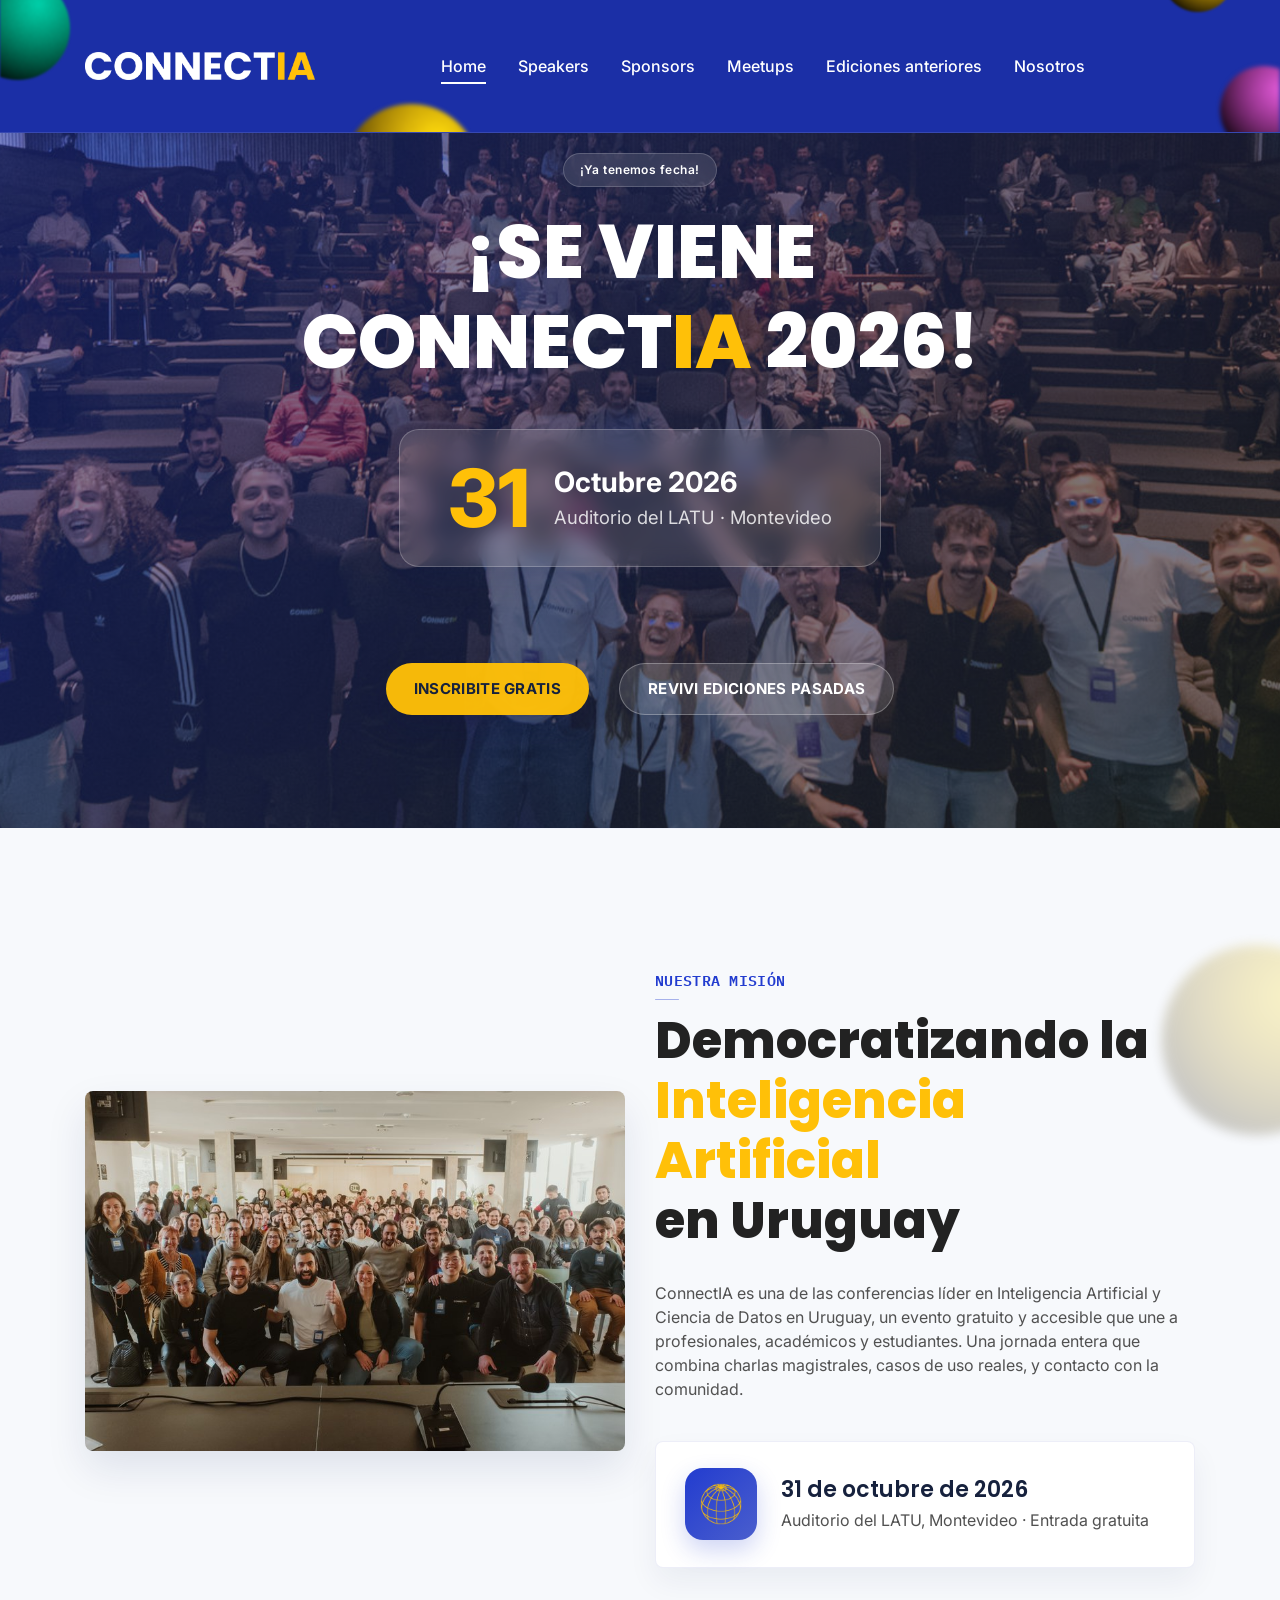
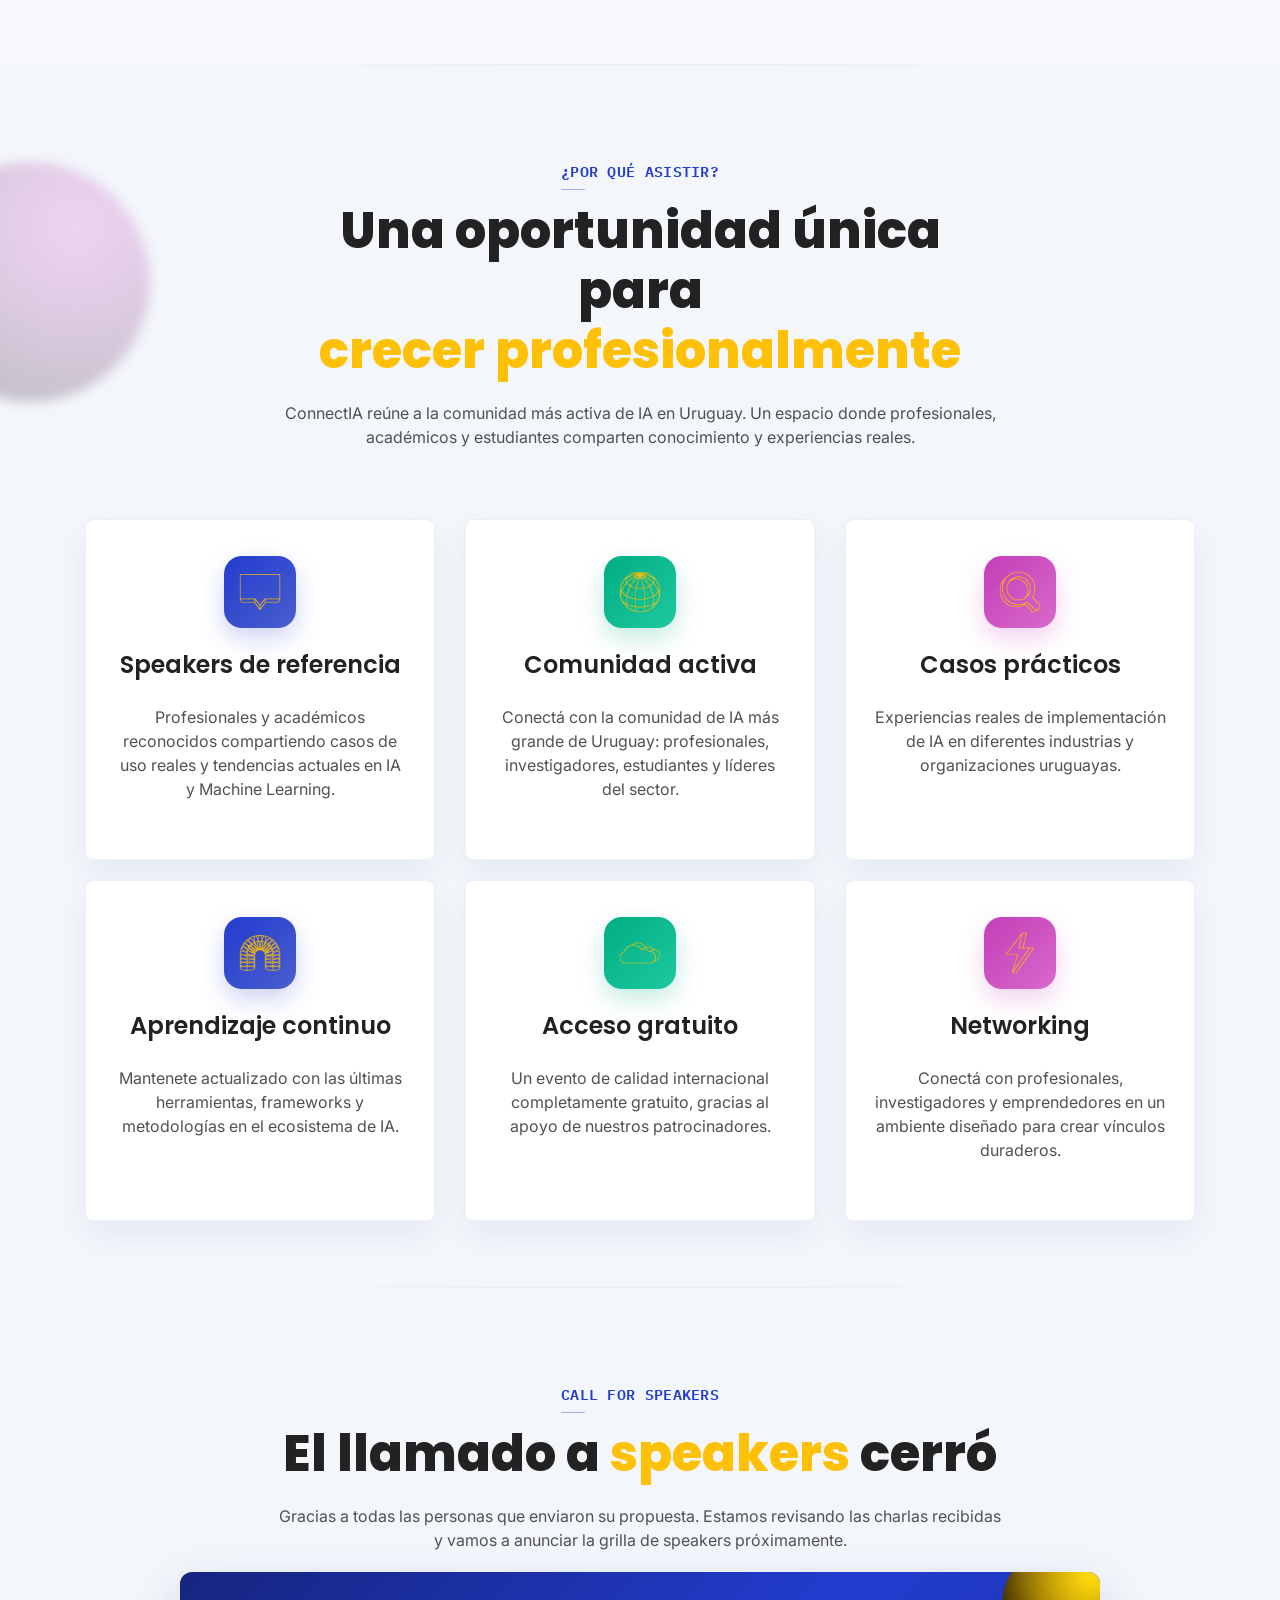
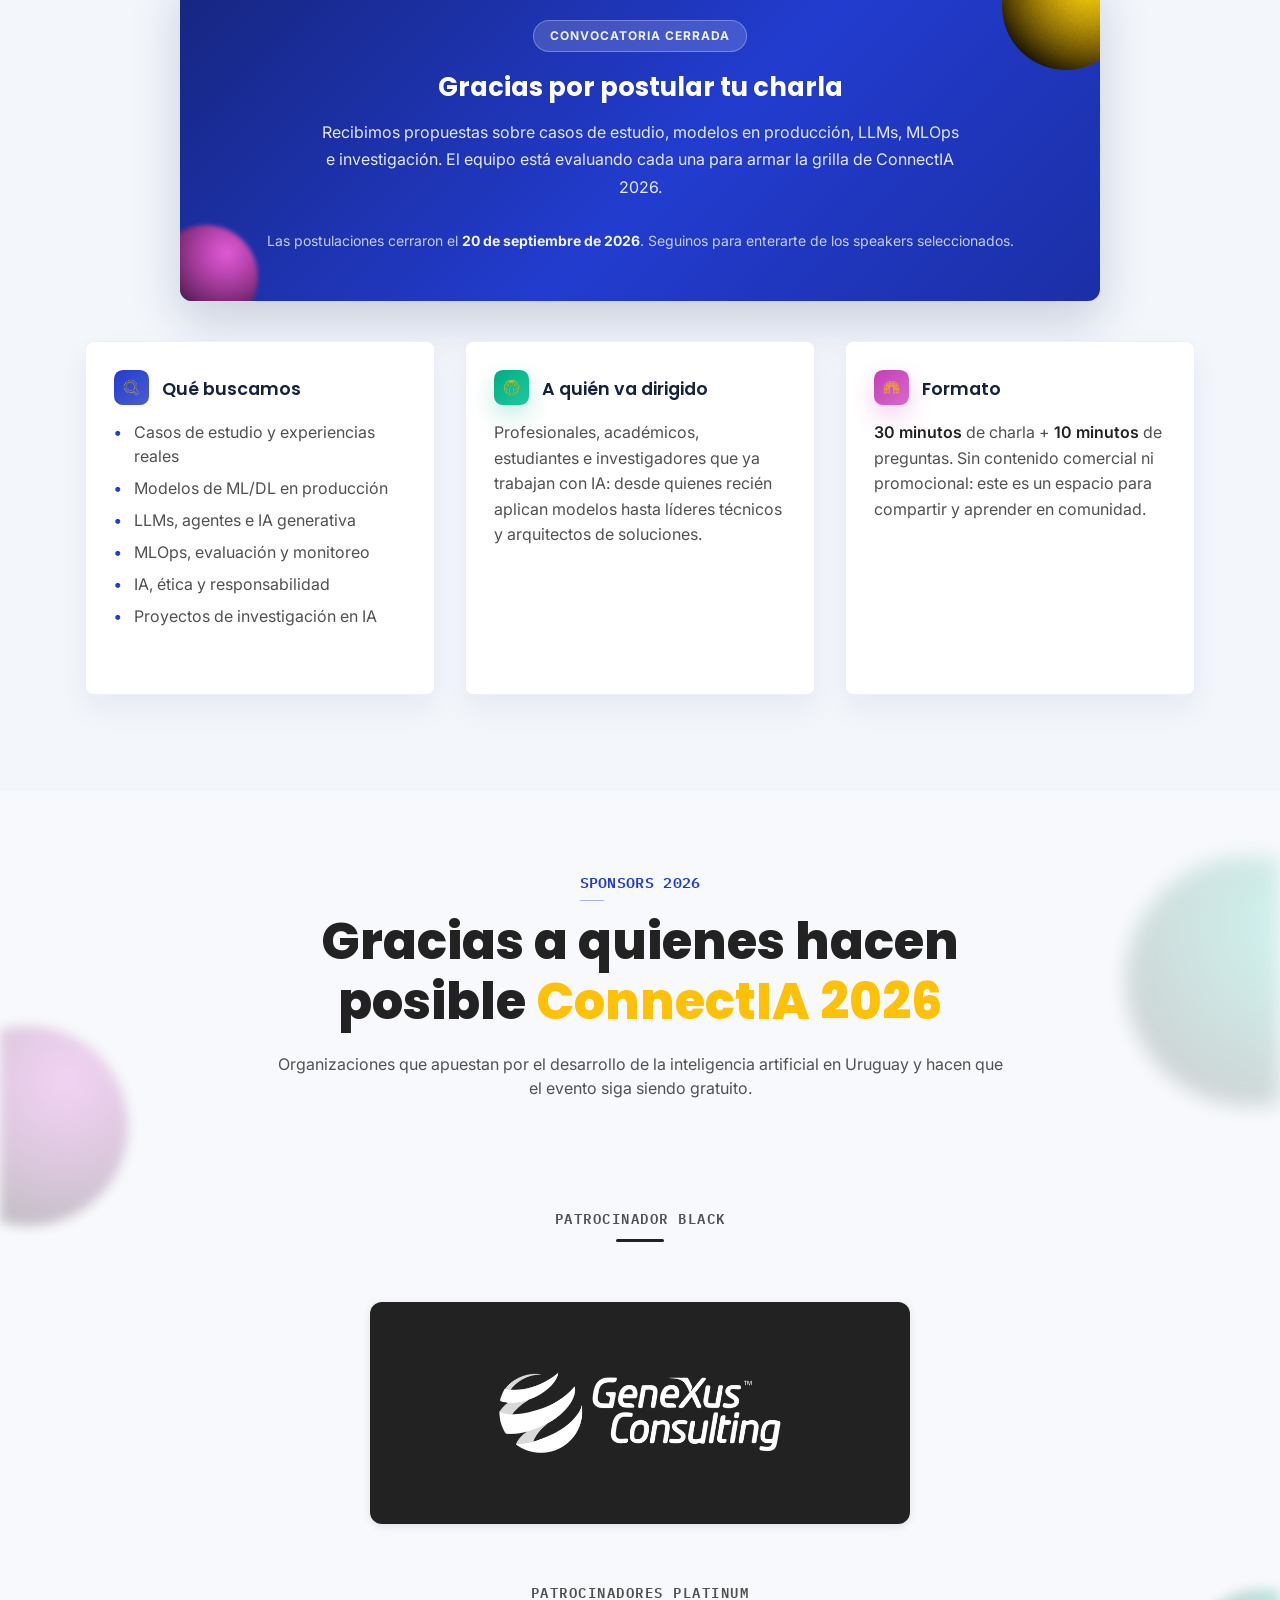
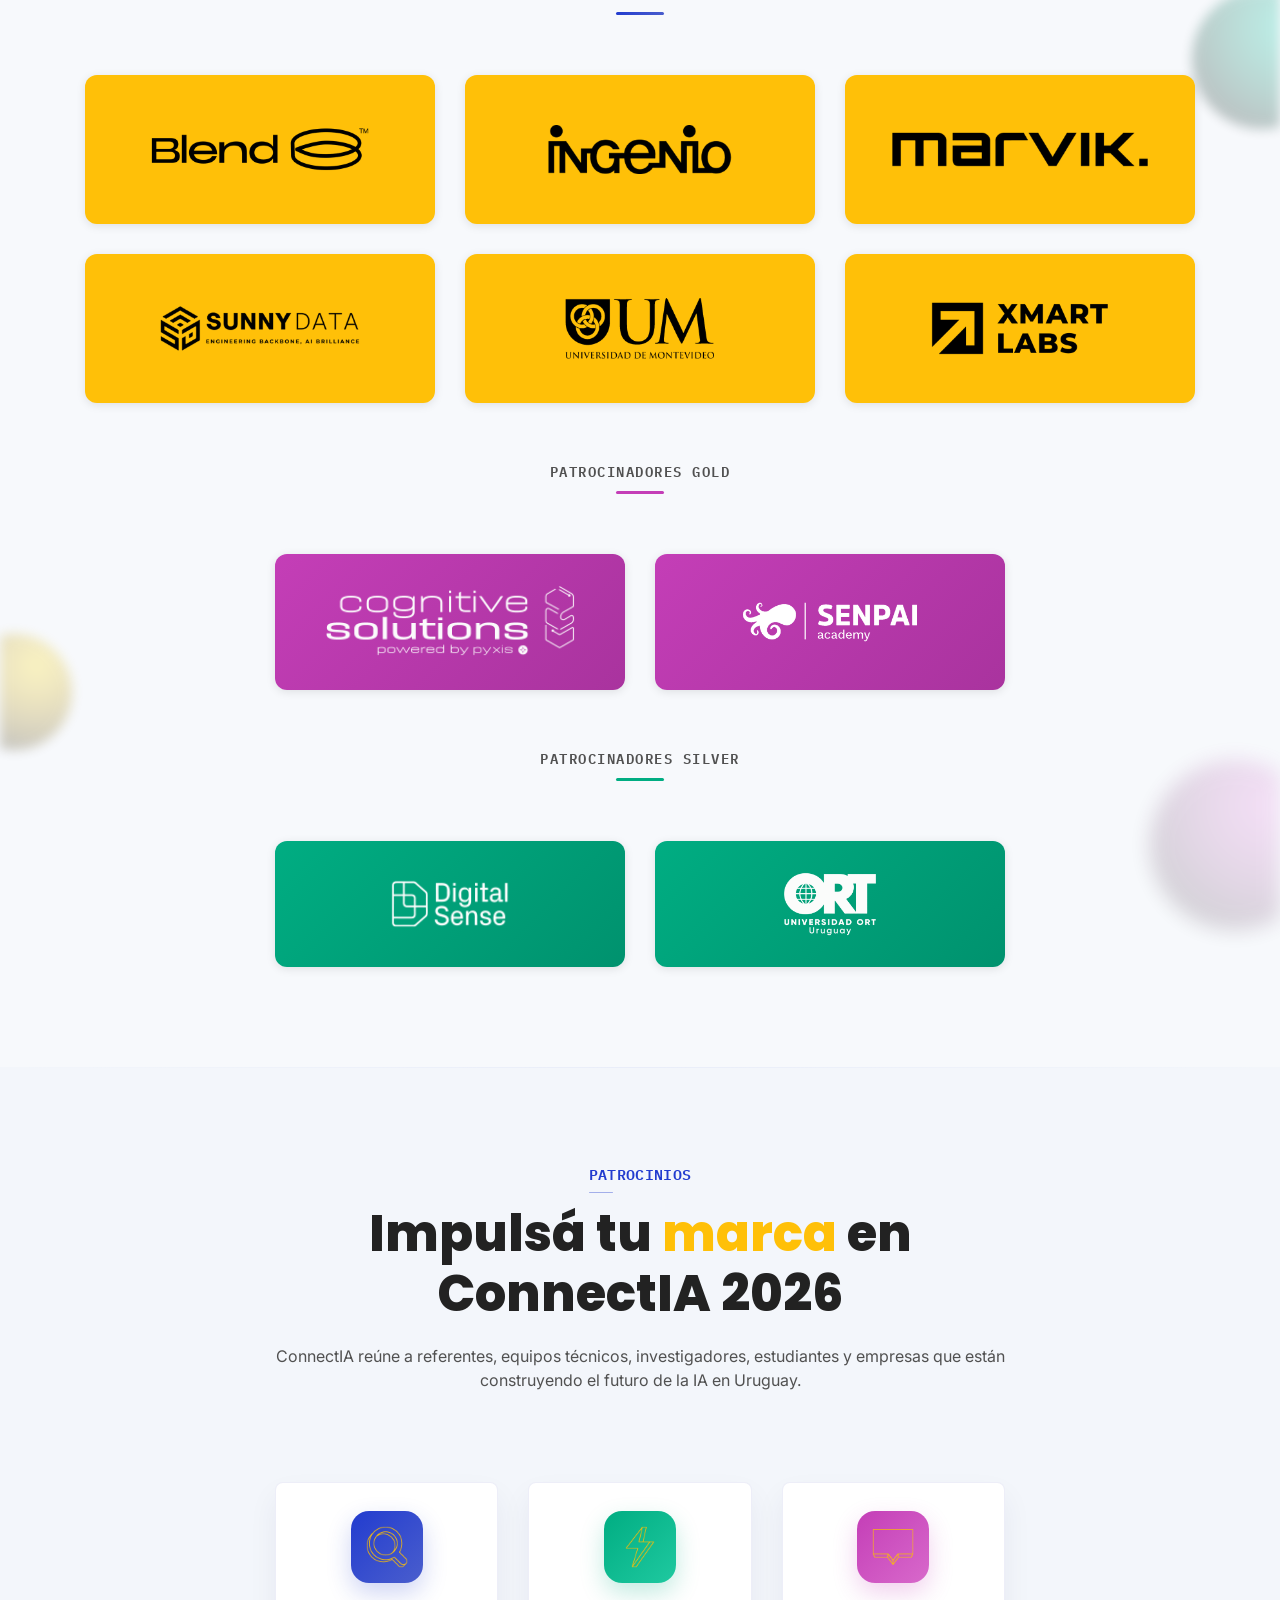
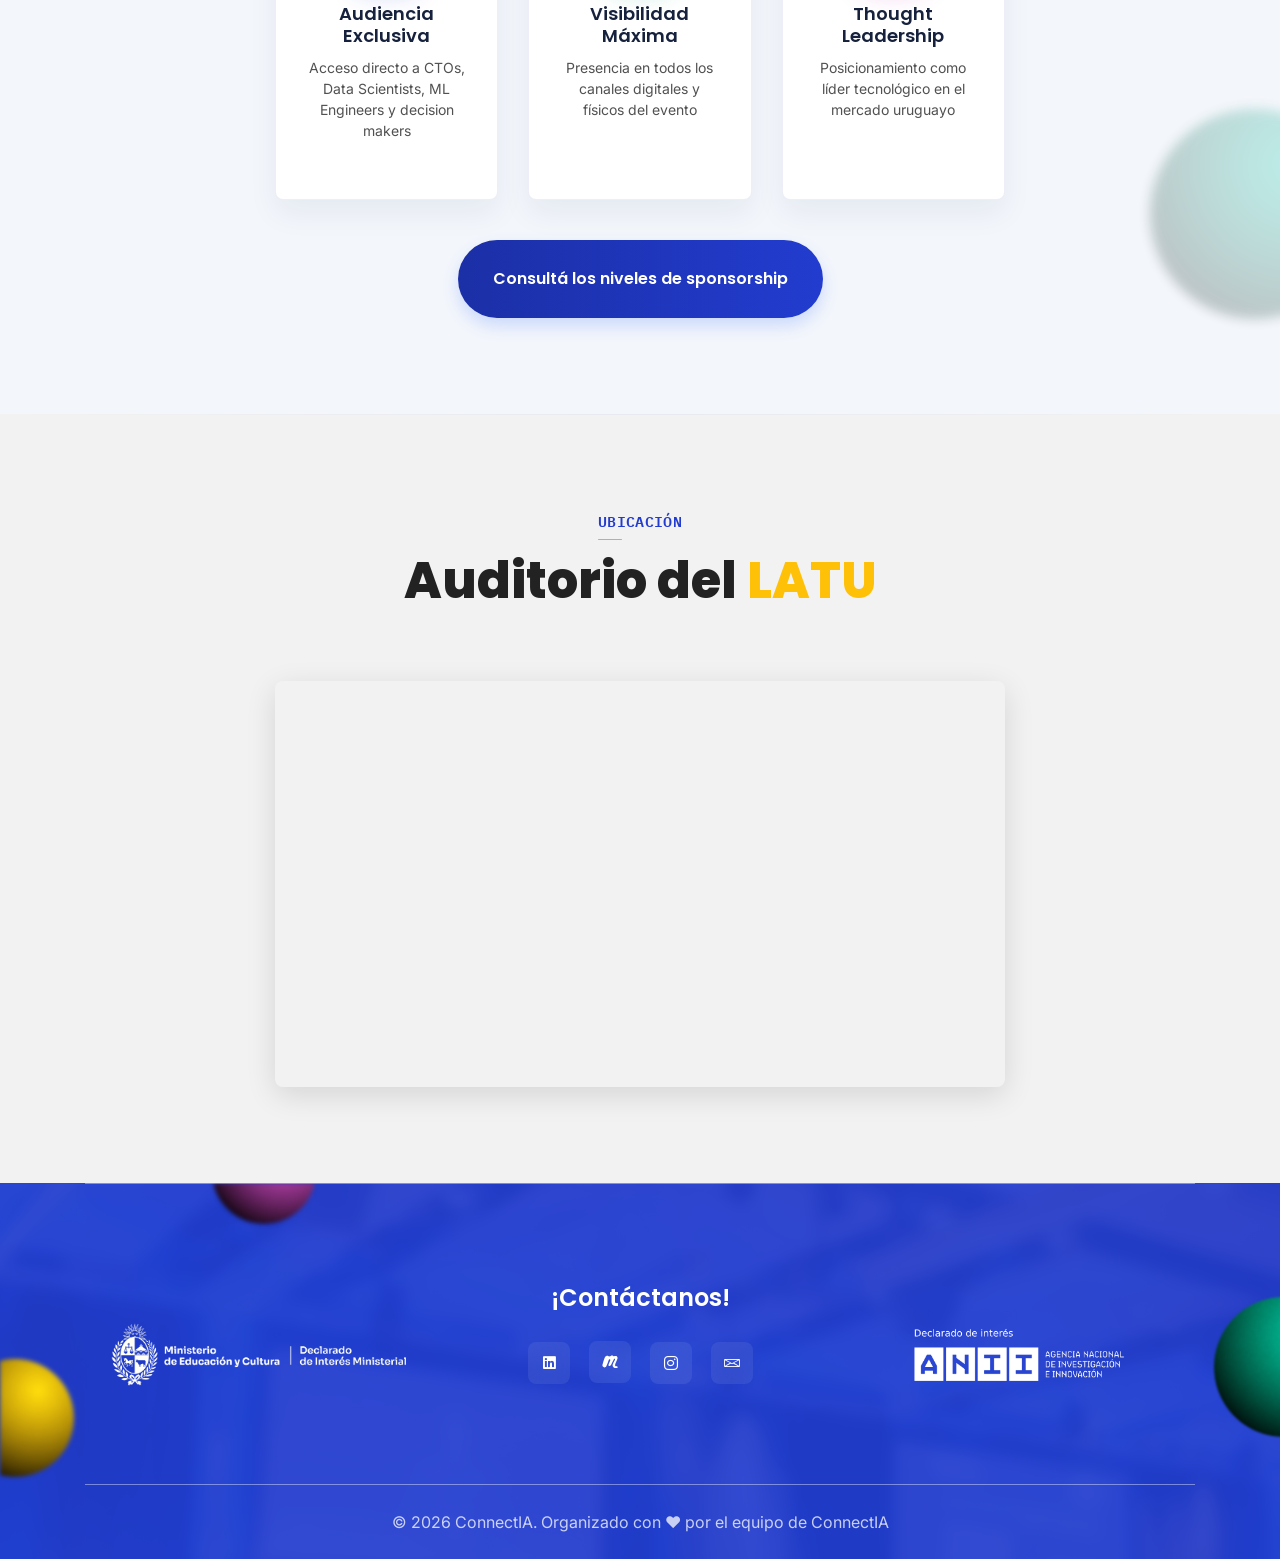
<file: index.html>
<!doctype html>
<html lang="en">

<head>

    <!--====== Required meta tags ======-->
    <meta charset="utf-8">
    <meta http-equiv="x-ua-compatible" content="ie=edge">
    <meta name="description" content="ConnectIA Conference - El evento más importante de IA en Uruguay">
    <meta name="viewport" content="width=device-width, initial-scale=1, shrink-to-fit=no">

    <!--====== Title ======-->
    <title>ConnectIA 2026</title>

    <!--====== Favicon Icon ======-->
    <link rel="shortcut icon" href="assets/images/favicon.png" type="image/png">

    <!--====== Bootstrap css ======-->
    <link rel="stylesheet" href="assets/css/bootstrap.min.css">

    <!--====== Flaticon css ======-->
    <link rel="stylesheet" href="assets/css/flaticon.css">

    <!--====== Line Icons css ======-->
    <link rel="stylesheet" href="assets/css/LineIcons.css">

    <!--====== Animate css ======-->
    <link rel="stylesheet" href="assets/css/animate.css">

    <!--====== Magnific Popup css ======-->
    <link rel="stylesheet" href="assets/css/magnific-popup.css">

    <!--====== Slick css ======-->
    <link rel="stylesheet" href="assets/css/slick.css">

    <!--====== Default css ======-->
    <link rel="stylesheet" href="assets/css/default.css">

    <!--====== Style css ======-->
    <link rel="stylesheet" href="assets/css/style.css">

    <!--====== Modern CSS ======-->
    <link rel="stylesheet" href="assets/css/modern.css">

    <!--====== Brand css (identidad 2026) ======-->
    <link rel="stylesheet" href="assets/css/brand.css">

    <!-- Google Fonts -->
    <link rel="preconnect" href="https://fonts.googleapis.com">
    <link rel="preconnect" href="https://fonts.gstatic.com" crossorigin>
    <link href="https://fonts.googleapis.com/css2?family=Poppins:wght@500;600;700;800&amp;family=Inter:wght@300;400;500;600;700;800&amp;family=IBM+Plex+Mono:wght@400;500;600&amp;display=swap" rel="stylesheet">

</head>

<body>

    <!--====== PRELOADER PART START ======-->

    <div class="preloader">
        <div class="loader">
            <div class="ytp-spinner">
                <div class="ytp-spinner-container">
                    <div class="ytp-spinner-rotator">
                        <div class="ytp-spinner-left">
                            <div class="ytp-spinner-circle"></div>
                        </div>
                        <div class="ytp-spinner-right">
                            <div class="ytp-spinner-circle"></div>
                        </div>
                    </div>
                </div>
            </div>
        </div>
    </div>

    <!--====== PRELOADER PART ENDS ======-->

    <!--====== HEADER PART START ======-->

    <header class="header-area modern-header">
        <div class="navbar-area navbar-two">
            <div class="container">
                <div class="row">
                    <div class="col-lg-12">
                        <nav class="navbar navbar-expand-lg">
                            <a class="navbar-brand" href="index.html">
                                <img src="assets/images/logo.png" alt="ConnectIA Logo">
                            </a>

                            <button class="navbar-toggler" type="button" data-toggle="collapse" data-target="#navbarTwo" aria-controls="navbarTwo" aria-expanded="false" aria-label="Toggle navigation">
                                <span class="toggler-icon"></span>
                                <span class="toggler-icon"></span>
                                <span class="toggler-icon"></span>
                            </button>

                            <div class="collapse navbar-collapse sub-menu-bar" id="navbarTwo">
                                <ul class="navbar-nav m-auto">
                                    <li class="nav-item">
                                        <a class="page-scroll" href="#home">Home</a>
                                    </li>
                                    <li class="nav-item">
                                        <a href="evento/index.html">Speakers</a>
                                    </li>
                                    <li class="nav-item">
                                        <a class="page-scroll" href="#sponsors">Sponsors</a>
                                    </li>
                                    <li class="nav-item">
                                        <a href="meetups.html">Meetups</a>
                                    </li>
                                    <li class="nav-item">
                                        <a href="ediciones-anteriores.html" style="white-space: nowrap">Ediciones anteriores</a>
                                    </li>
                                    <li class="nav-item">
                                        <a href="nosotros.html">Nosotros</a>
                                    </li>
                                </ul>
                            </div>
                        </nav>
                            </div>
                    </div>
            </div>
        </div>

        <div id="home" class="header-content-area modern-hero home-hero bg_cover d-flex align-items-center" style="background-image: url(assets/images/headers/home.png); background-size: cover; background-position: center;">
            <div class="container">
                <div class="row justify-content-center">
                    <div class="col-lg-10">
                        <div class="header-content text-center">
                            <div class="hero-badge mt-40">
                                <span class="badge-text">¡Ya tenemos fecha!</span>
                            </div>

                            <h1 class="header-title modern-title">¡Se viene <span class="brand-word">Connect<span class="highlight">IA</span></span> 2026!</h1>

                            <div class="event-date-display wow fadeInUp" data-wow-duration="1s">
                                <div class="date-day">31</div>
                                <div class="date-details">
                                    <span class="date-month">Octubre 2026</span>
                                    <span class="date-location">Auditorio del LATU · Montevideo</span>
                                </div>
                            </div>

                            <ul class="header-btn">
                                <li><a class="main-btn modern-btn hero-cta" href="https://redtickets.uy/evento/CONNECTIA-2026/32987" target="_blank" rel="noopener noreferrer">INSCRIBITE GRATIS</a></li>
                                <li><a class="main-btn modern-btn hero-cta hero-cta-secondary" href="ediciones-anteriores.html">REVIVI EDICIONES PASADAS</a></li>
                            </ul>
                        </div>
                    </div>
                </div>
            </div>
        </div>
    </header>

    <!--====== HEADER PART ENDS ======-->

    <!--====== ABOUT PART START ======-->

    <section id="about" class="about-area modern-section pb-130 pt-80">
        <div class="container">
            <div class="row align-items-center">
                <div class="col-lg-6">
                    <div class="about-image mt-50 wow fadeInLeft" data-wow-duration="1s">
                        <div class="image-wrapper">
                            <img src="assets/images/2024-optimized/ConnecIA2024(83of111) (1).jpg" alt="Sobre ConnectIA" class="width-200 height-200">
                   
                        </div>
                    </div>
                </div>
                <div class="col-lg-6">
                    <div class="about-content mt-45 wow fadeInRight" data-wow-duration="1s">
                        <div class="section-title">
                            <span class="section-subtitle">Nuestra misión</span>
                            <h2 class="title modern-title">Democratizando la <span class="highlight">Inteligencia Artificial</span> en Uruguay</h2>
                        </div>

                        <p class="text mt-30">ConnectIA es una de las conferencias líder en Inteligencia Artificial y Ciencia de Datos en Uruguay, un evento gratuito y accesible que une a profesionales, académicos y estudiantes. Una jornada entera que combina charlas magistrales, casos de uso reales, y contacto con la comunidad.</p>

                        <div class="event-info mt-40">
                            <div class="info-card">
                                <div class="info-icon" style="margin: 0 auto; ">
                                    <img src="assets/images/brand/icon-globe.png" alt="" class="brand-icon">
                                </div>
                                <div class="info-content" style="margin: 10px 20px;">
                                    <h4>31 de octubre de 2026</h4>
                                    <p>Auditorio del LATU, Montevideo · Entrada gratuita</p>
                                </div>
                            </div>
                        </div>
                    </div>
                </div>
            </div>
        </div>
    </section>

    <!--====== ABOUT PART ENDS ======-->

    <!--====== FEATURES PART START ======-->
    <section class="features-area modern-section pt-115 pb-130 gray-bg">
        <div class="container">
            <div class="row justify-content-center">
                <div class="col-lg-8">
                    <div class="section-title text-center pb-20">
                        <span class="section-subtitle">¿Por qué asistir?</span>
                        <h2 class="title modern-title">Una oportunidad única para <span class="highlight">crecer profesionalmente</span></h2>
                        <p class="text">ConnectIA reúne a la comunidad más activa de IA en Uruguay. Un espacio donde profesionales, académicos y estudiantes comparten conocimiento y experiencias reales.</p>
                </div>
                </div>
            </div>
            <div class="row justify-content-center">
                <div class="col-lg-4 col-md-6 col-sm-8 mt-20">
                    <div class="single-features modern-card text-center mt-30 wow fadeIn" data-wow-duration="1s" data-wow-delay="0s">
                        <div class="features-icon mb-10">
                            <img src="assets/images/brand/icon-bubble.png" alt="" class="brand-icon">
                        </div>
                        <div class="features-content">
                            <h4 class="features-title"><a href="#">Speakers de referencia</a></h4>
                            <p class="text">Profesionales y académicos reconocidos compartiendo casos de uso reales y tendencias actuales en IA y Machine Learning.</p>
                        </div>
                </div>
                </div>
                <div class="col-lg-4 col-md-6 col-sm-8 mt-20">
                    <div class="single-features modern-card text-center mt-30 wow fadeIn" data-wow-duration="1s" data-wow-delay="0.6s">
                        <div class="features-icon mb-10">
                            <img src="assets/images/brand/icon-globe.png" alt="" class="brand-icon">
                        </div>
                        <div class="features-content">
                            <h4 class="features-title"><a href="#">Comunidad activa</a></h4>
                            <p class="text">Conectá con la comunidad de IA más grande de Uruguay: profesionales, investigadores, estudiantes y líderes del sector.</p>
                        </div>
                </div>
                </div>
                <div class="col-lg-4 col-md-6 col-sm-8 mt-20">
                    <div class="single-features modern-card text-center mt-30 wow fadeIn" data-wow-duration="1s" data-wow-delay="0.6s">
                        <div class="features-icon mb-10">
                            <img src="assets/images/brand/icon-magnify.png" alt="" class="brand-icon">
                        </div>
                        <div class="features-content">
                            <h4 class="features-title"><a href="#">Casos prácticos</a></h4>
                            <p class="text">Experiencias reales de implementación de IA en diferentes industrias y organizaciones uruguayas.</p>
                        </div>
                </div>
                </div>
                <div class="col-lg-4 col-md-6 col-sm-8 mt-20">
                    <div class="single-features modern-card text-center mt-30 wow fadeIn" data-wow-duration="1s" data-wow-delay="0.6s">
                        <div class="features-icon mb-10">
                            <img src="assets/images/brand/icon-spring.png" alt="" class="brand-icon">
                        </div>
                        <div class="features-content">
                            <h4 class="features-title"><a href="#">Aprendizaje continuo</a></h4>
                            <p class="text">Mantenete actualizado con las últimas herramientas, frameworks y metodologías en el ecosistema de IA.</p>
                        </div>
                </div>
                </div>
                <div class="col-lg-4 col-md-6 col-sm-8 mt-20">
                    <div class="single-features modern-card text-center mt-30 wow fadeIn" data-wow-duration="1s" data-wow-delay="0.6s">
                        <div class="features-icon mb-10">
                            <img src="assets/images/brand/icon-cloud.png" alt="" class="brand-icon">
                        </div>
                        <div class="features-content">
                            <h4 class="features-title"><a href="#">Acceso gratuito</a></h4>
                            <p class="text">Un evento de calidad internacional completamente gratuito, gracias al apoyo de nuestros patrocinadores.</p>
                        </div>
                    </div>
                </div>
                <div class="col-lg-4 col-md-6 col-sm-8 mt-20">
                    <div class="single-features modern-card text-center mt-30 wow fadeIn" data-wow-duration="1s" data-wow-delay="0.6s">
                        <div class="features-icon mb-10">
                            <img src="assets/images/brand/icon-flash.png" alt="" class="brand-icon">
                        </div>
                        <div class="features-content">
                            <h4 class="features-title"><a href="#">Networking</a></h4>
                            <p class="text">Conectá con profesionales, investigadores y emprendedores en un ambiente diseñado para crear vínculos duraderos.</p>
                        </div>
                    </div>
                </div>
            </div>
        </div>
    </section>
    <!--====== FEATURES PART ENDS ======-->

    <!--====== CALL FOR SPEAKERS PART START ======-->
    <section id="speakers" class="call-for-speakers-area modern-section pt-115 pb-130 gray-bg">
        <div class="container">
            <div class="row justify-content-center">
                <div class="col-lg-8">
                    <div class="section-title text-center pb-20">
                        <span class="section-subtitle">Call for Speakers</span>
                        <h2 class="title modern-title">El llamado a <span class="highlight">speakers</span> cerró</h2>
                        <p class="text">Gracias a todas las personas que enviaron su propuesta. Estamos revisando las charlas recibidas y vamos a anunciar la grilla de speakers próximamente.</p>
                    </div>
                </div>
            </div>

            <div class="row justify-content-center">
                <div class="col-lg-10">
                    <div class="cfs-banner wow fadeInUp" data-wow-duration="1s">
                        <div class="cfs-badge cfs-badge--closed">Convocatoria cerrada</div>
                        <h3 class="cfs-title">Gracias por postular tu charla</h3>
                        <p class="cfs-text">Recibimos propuestas sobre casos de estudio, modelos en producción, LLMs, MLOps e investigación. El equipo está evaluando cada una para armar la grilla de ConnectIA 2026.</p>
                        <p class="cfs-deadline">Las postulaciones cerraron el <strong>20 de septiembre de 2026</strong>. Seguinos para enterarte de los speakers seleccionados.</p>
                    </div>
                </div>
            </div>

            <div class="call-details row justify-content-center mt-40">
                <div class="col-lg-4 col-md-6">
                    <div class="detail-card wow fadeIn" data-wow-duration="1s" data-wow-delay="0.05s">
                        <h5><img src="assets/images/brand/icon-magnify.png" alt="" class="brand-icon brand-icon--inline"> Qué buscamos</h5>
                        <ul>
                            <li>Casos de estudio y experiencias reales</li>
                            <li>Modelos de ML/DL en producción</li>
                            <li>LLMs, agentes e IA generativa</li>
                            <li>MLOps, evaluación y monitoreo</li>
                            <li>IA, ética y responsabilidad</li>
                            <li>Proyectos de investigación en IA</li>
                        </ul>
                    </div>
                </div>
                <div class="col-lg-4 col-md-6">
                    <div class="detail-card wow fadeIn" data-wow-duration="1s" data-wow-delay="0.15s">
                        <h5><img src="assets/images/brand/icon-globe.png" alt="" class="brand-icon brand-icon--inline"> A quién va dirigido</h5>
                        <p>Profesionales, académicos, estudiantes e investigadores que ya trabajan con IA: desde quienes recién aplican modelos hasta líderes técnicos y arquitectos de soluciones.</p>
                    </div>
                </div>
                <div class="col-lg-4 col-md-6">
                    <div class="detail-card wow fadeIn" data-wow-duration="1s" data-wow-delay="0.25s">
                        <h5><img src="assets/images/brand/icon-spring.png" alt="" class="brand-icon brand-icon--inline"> Formato</h5>
                        <p><strong>30 minutos</strong> de charla + <strong>10 minutos</strong> de preguntas. Sin contenido comercial ni promocional: este es un espacio para compartir y aprender en comunidad.</p>
                    </div>
                </div>
            </div>
        </div>
    </section>
    <!--====== CALL FOR SPEAKERS PART ENDS ======-->

    <!--====== SPONSORS 2026 PART START ======-->
    <section id="sponsors" class="sponsors-area sponsors-2026 pt-80 pb-100">
        <div class="container">
            <div class="row justify-content-center">
                <div class="col-lg-8">
                    <div class="section-title text-center pb-50">
                        <span class="section-subtitle">Sponsors 2026</span>
                        <h2 class="title modern-title">Gracias a quienes hacen posible <span class="highlight">ConnectIA 2026</span></h2>
                        <p class="text">Organizaciones que apuestan por el desarrollo de la inteligencia artificial en Uruguay y hacen que el evento siga siendo gratuito.</p>
                    </div>
                </div>
            </div> <!-- row -->

            <!-- Black Level (Patrocinador Principal) -->
            <div class="sponsor-tier sponsor-tier--black">
                <h3 class="tier-title">Patrocinador Black</h3>
                <div class="row justify-content-center">
                    <div class="col-lg-6 col-md-8">
                        <a class="sponsor-tile" href="https://www.genexusconsulting.com" target="_blank" rel="noopener">
                            <img src="assets/images/2026_sponsors/web/genexus_consulting.png" alt="GeneXus Consulting">
                        </a>
                    </div>
                </div>
            </div>

            <!-- Platinum Level (Patrocinadores Preferentes) -->
            <div class="sponsor-tier sponsor-tier--platinum">
                <h3 class="tier-title">Patrocinadores Platinum</h3>
                <div class="row justify-content-center">
                    <div class="col-lg-4 col-md-6">
                        <a class="sponsor-tile" href="https://www.blend360.com/" target="_blank" rel="noopener">
                            <img src="assets/images/2026_sponsors/web/blend.png" alt="Blend">
                        </a>
                    </div>
                    <div class="col-lg-4 col-md-6">
                        <a class="sponsor-tile" href="https://ingenio.org.uy/" target="_blank" rel="noopener">
                            <img src="assets/images/2026_sponsors/web/ingenio.png" alt="Ingenio">
                        </a>
                    </div>
                    <div class="col-lg-4 col-md-6">
                        <a class="sponsor-tile" href="https://marvik.ai/" target="_blank" rel="noopener">
                            <img src="assets/images/2026_sponsors/web/marvik.png" alt="Marvik">
                        </a>
                    </div>
                    <div class="col-lg-4 col-md-6">
                        <a class="sponsor-tile" href="https://www.sunnydata.ai/" target="_blank" rel="noopener">
                            <img src="assets/images/2026_sponsors/web/sunny_data.png" alt="SunnyData">
                        </a>
                    </div>
                    <div class="col-lg-4 col-md-6">
                        <a class="sponsor-tile" href="https://www.um.edu.uy" target="_blank" rel="noopener">
                            <img src="assets/images/2026_sponsors/web/um.png" alt="Universidad de Montevideo">
                        </a>
                    </div>
                    <div class="col-lg-4 col-md-6">
                        <a class="sponsor-tile" href="https://xmartlabs.com/" target="_blank" rel="noopener">
                            <img src="assets/images/2026_sponsors/web/xmartlabs.png" alt="Xmartlabs">
                        </a>
                    </div>
                </div>
            </div>

            <!-- Gold Level (Patrocinadores Asociados) -->
            <div class="sponsor-tier sponsor-tier--gold">
                <h3 class="tier-title">Patrocinadores Gold</h3>
                <div class="row justify-content-center">
                    <div class="col-lg-4 col-md-6">
                        <a class="sponsor-tile" href="https://pyxis.tech/soluciones/generative-artificial-intelligence/" target="_blank" rel="noopener">
                            <img class="cognitive-logo" src="assets/images/2026_sponsors/web/cognitive_solutions_full.png" alt="Cognitive Solutions">
                        </a>
                    </div>
                    <div class="col-lg-4 col-md-6">
                        <a class="sponsor-tile" href="https://www.senpaiacademy.com" target="_blank" rel="noopener">
                            <img src="assets/images/2026_sponsors/web/senpai.png" alt="Senpai Academy">
                        </a>
                    </div>
                </div>
            </div>

            <!-- Silver Level (Colaboradores) -->
            <div class="sponsor-tier sponsor-tier--silver">
                <h3 class="tier-title">Patrocinadores Silver</h3>
                <div class="row justify-content-center">
                    <div class="col-lg-4 col-md-6">
                        <a class="sponsor-tile" href="https://www.digitalsense.ai" target="_blank" rel="noopener">
                            <img src="assets/images/2026_sponsors/web/digital_sense.png" alt="Digital Sense">
                        </a>
                    </div>
                    <div class="col-lg-4 col-md-6">
                        <a class="sponsor-tile" href="https://www.ort.edu.uy/" target="_blank" rel="noopener">
                            <img class="ort-logo" src="assets/images/2026_sponsors/web/ort.png" alt="Universidad ORT Uruguay">
                        </a>
                    </div>
                </div>
            </div>
        </div> <!-- container -->
    </section>
    <!--====== SPONSORS 2026 PART ENDS ======-->

    <!--====== SER SPONSOR PART START ======-->
    <div id="sponsor" class="client-area modern-section pt-115 pb-130 gray-bg">
        <div class="container">
            <div class="row justify-content-center">
                <div class="col-lg-8">
                    <div class="section-title text-center pb-50">
                        <span class="section-subtitle">Patrocinios</span>
                        <h2 class="title modern-title">Impulsá tu <span class="highlight">marca</span> en ConnectIA 2026</h2>
                        <p class="text">ConnectIA reúne a referentes, equipos técnicos, investigadores, estudiantes y empresas que están construyendo el futuro de la IA en Uruguay.</p>
                    </div>
                    
                    <div class="sponsor-benefits">
                        <div class="row">
                            <div class="col-md-4">
                                <div class="benefit-card">
                                    <div class="benefit-icon">
                                        <img src="assets/images/brand/icon-magnify.png" alt="" class="brand-icon">
                </div>
                                    <div class="benefit-content">
                                        <h5>Audiencia Exclusiva</h5>
                                        <p>Acceso directo a CTOs, Data Scientists, ML Engineers y decision makers</p>
                                    </div>
                                </div>
                            </div>
                            <div class="col-md-4">
                                <div class="benefit-card">
                                    <div class="benefit-icon">
                                        <img src="assets/images/brand/icon-flash.png" alt="" class="brand-icon">
                                    </div>
                                    <div class="benefit-content">
                                        <h5>Visibilidad Máxima</h5>
                                        <p>Presencia en todos los canales digitales y físicos del evento</p>
                                    </div>
                                </div>
                            </div>
                            <div class="col-md-4">
                                <div class="benefit-card">
                                    <div class="benefit-icon">
                                        <img src="assets/images/brand/icon-bubble.png" alt="" class="brand-icon">
                                    </div>
                                    <div class="benefit-content">
                                        <h5>Thought Leadership</h5>
                                        <p>Posicionamiento como líder tecnológico en el mercado uruguayo</p>
                                    </div>
                                </div>
                            </div>
                        </div>
                    </div>
                </div>
                
                <div class="col-lg-8 mt-40">
                    <div class="section-title text-center">
                        <a class="main-btn main-btn-2 modern-btn" href="mailto:info@connectia.uy">Consultá los niveles de sponsorship</a>
                    </div>
                </div>
            </div>
        </div> <!-- container -->
    </div>
    <!--====== SER SPONSOR PART ENDS ======-->

    <!--====== COUNTER PART START ======-->

    <!--====== COUNTER PART ENDS ======-->

    <!--====== EVENT SCHEDULE PART START ======-->

    <!--====== EVENT SCHEDULE PART ENDS ======-->

    <!--====== LOCATION PART START ======-->
    <section id="location" class="location-area modern-section pt-115 pb-130">
        <div class="container">
            <div class="row justify-content-center">
                <div class="col-lg-8">
                    <div class="section-title text-center pb-50">
                        <span class="section-subtitle">Ubicación</span>
                        <h2 class="title modern-title">Auditorio del <span class="highlight">LATU</span></h2>
                    </div>
                </div>
            </div>
            
            <div class="row justify-content-center">
                <div class="col-lg-8">
                    <div class="location-map">
                        <div class="map-container">
                            <iframe src="https://www.google.com/maps/embed?pb=!1m18!1m12!1m3!1d3273.069281939222!2d-56.080474163784764!3d-34.87960652937529!2m3!1f0!2f0!3f0!3m2!1i1024!2i768!4f13.1!3m3!1m2!1s0x959f80fcfb86d9ed%3A0x8fed80dbcd8c6f53!2sLATU%20-%20Laboratorio%20Tecnol%C3%B3gico%20del%20Uruguay!5e0!3m2!1sen!2suy!4v1759263746701!5m2!1sen!2suy" width="600" height="450" style="border:0;" allowfullscreen="" loading="lazy" referrerpolicy="no-referrer-when-downgrade"></iframe>
                        </div>
                        
                    </div>
                </div>
            </div>
        </div>
    </section>
    <!--====== LOCATION PART ENDS ======-->
    
    <!--====== FOOTER PART START ======-->

    <section id="footer" class="footer-area modern-footer bg_cover" style="background-image: url(assets/images/footer.jpg)">
        <!-- footer subscribe
        <div class="footer-subscribe-area pt-120 pb-130">
            <div class="container">
                <div class="row justify-content-center">
                    <div class="col-lg-8">
                        <div class="footer-subscribe text-center">
                            <h2 class="subscribe-title">Subscribe Now</h2>
                            <div class="subscribe-form mt-45">
                                <form action="#">
                                    <input type="email" placeholder="Enter Your Email">
                                    <button class="main-btn">Subscribe Now</button>
                                </form>
                            </div>
                        </div>
                    </div>
                </div>
            </div>
        </div>
        -->
        
        <div class="footer-widget">
            <div class="container">
                <div class="widget pt-60 pb-80">
                    <div class="row align-items-center">
                        <div class="col-lg-4">
                            <img src="assets/images/logoMec2.png" alt="Declarado de interés ministerial" style="height: 80px; width: auto; margin: 0 auto; margin-top: 60px; display: block;">
                        </div>
                        <div class="col-lg-4">
                            <div class="footer-contact mt-40">
                                <h5 class="f-title" style="font-size: 24px;text-align: center; margin-bottom: 28px;">¡Contáctanos!</h5>
                                <ul class="social" style="display: block; margin: 20px auto; width: fit-content;">
                                    <li><a target="_blank" href="https://www.linkedin.com/company/connectiauy/"><i class="lni-linkedin-original"></i></a></li>
                                    <li><a href="https://www.meetup.com/montevideo-applied-data-science-and-big-data/"><svg height="16" viewBox="-23.1 0 997.9 826.1" width="16" xmlns="http://www.w3.org/2000/svg">
                                                <path d="m879 678.2c37.4 5.2 74.3 10.3 80.2 47.9 15.6 100-178.3 62.8-222.7 41.1-69.5-34.1-111.7-112-93.6-188.9 6.9-29.7 44.6-106.7 80-179.2 33.2-67.9 64.4-131.8 66.8-149.2 4.8-36.9-14.8-40-27.1-40.6-15.8-.8-28.3 6.9-43.8 30.3-9.8 14.7-88.6 171-141.2 275.5-23.9 47.3-42.3 84-46.7 92.1-24.8 46.8-56 58.1-87.3 56.4-45.8-2.4-66.7-26.9-60.1-71 1.8-11.8 24.1-66.4 48.2-125.4 28.4-69.8 59.5-145.8 62.3-165.2 3.2-22.1-1.2-45.5-23-56.7-22-11.3-47.8 5.9-55.6 19-5.1 8.6-40.3 98.1-77.4 192.5-41 104.1-84.3 214.1-92.3 228.6-26.4 48.2-54.3 63.5-96.2 65.5-99.1 4.7-172.6-76.9-140.2-176.8 2.7-8.3 8.1-26.6 15.6-51.6 32.7-109.6 103.3-346.5 142.6-416.5 32.5-57.8 122.8-101.6 185.4-74.5 20.5 8.9 46.1 21.1 65.4 30.4 11.2 5.4 20.3 9.7 25.1 11.9 26.8 11.9 55.3-14.8 70.6-29.2 2.2-2 4.1-3.8 5.7-5.2q2.3-2 4.5-4c11.4-10 22.7-19.9 36.6-25.8 15.7-6.8 40.4-9.6 59.5-6.8 19.2 2.8 30.6 10.1 37.7 15.8 11.8 9.4 19.8 17.1 29.9 26.8l6.2 5.9c18.4 17.5 32 9.2 41.9 3.2l2.6-1.5.5-.3c17.1-10 30.9-18 81.8-17.1 52.9.9 113.7 19.9 126.4 110.1 6.8 48.7-31.7 134.6-71.7 223.9-42.4 94.5-86.4 192.8-80 254.4 4.6 43.3 44.2 48.8 83.4 54.2z" fill="#ffffff"></path>
                                            </svg></a></li>
                                    <li><a target="_blank" href="https://www.instagram.com/connectiauy/"><i class="lni-instagram-original"></i></a></li>
                                    <li><a target="_blank" href="mailto:info@connectia.uy"><i class="lni-envelope"></i></a></li>
                                </ul>
                            </div>
                        </div>
                        <div class="col-lg-4">
                            <img src="assets/images/anii-apoyo.png" alt="Declarado de interés por la ANII" style="height: 80px; width: auto; margin: 0 auto; margin-top: 60px; display: block;">
                        </div>
                    </div>
                </div>
            </div>
        </div>
        
        <div class="footer-copyright">
            <div class="container">
                <div class="row">
                    <div class="col-lg-12">
                        <div class="copyright text-center">
                            <p class="text">© 2026 ConnectIA. Organizado con ❤️ por el equipo de ConnectIA</p>
                    </div>
                    </div>
                </div>
            </div>
        </div>
    </section>

    <!--====== FOOTER PART ENDS ======-->
    
    <!--====== BACK TOP TOP PART START ======-->

    <a href="#" class="back-to-top modern-back-to-top"><i class="lni-chevron-up"></i></a>

    <!--====== BACK TOP TOP PART ENDS ======--> 

    <!--====== PART START ======-->

<!--
    <section class="">
        <div class="container">
            <div class="row">
                <div class="col-lg-">
                    
                </div>
            </div>
        </div>
    </section>
-->

    <!--====== PART ENDS ======-->

    <!-- row -->










    <!--====== jquery js ======-->
    <script src="assets/js/vendor/modernizr-3.6.0.min.js"></script>
    <script src="assets/js/vendor/jquery-1.12.4.min.js"></script>

    <!--====== Bootstrap js ======-->
    <script src="assets/js/bootstrap.min.js"></script>
    <script src="assets/js/popper.min.js"></script>

    <!--====== Counter Up js ======-->
    <script src="assets/js/waypoints.min.js"></script>
    <script src="assets/js/jquery.counterup.min.js"></script>

    <!--====== Slick js ======-->
    <script src="assets/js/slick.min.js"></script>

    <!--====== Magnific Popup js ======-->
    <script src="assets/js/jquery.magnific-popup.min.js"></script>

    <!--====== Scrolling Nav js ======-->
    <script src="assets/js/jquery.easing.min.js"></script>
    <script src="assets/js/scrolling-nav.js"></script>

    <!--====== Countdown js ======-->
    <script src="assets/js/jquery.countdown.min.js"></script>

    <!--====== wow js ======-->
    <script src="assets/js/wow.min.js"></script>

    <!--====== Ajax Contact js ======-->
    <script src="assets/js/ajax-contact.js"></script>

    <!--====== Main js ======-->
    <script src="assets/js/main.js"></script>

</body>

</html>
</file>
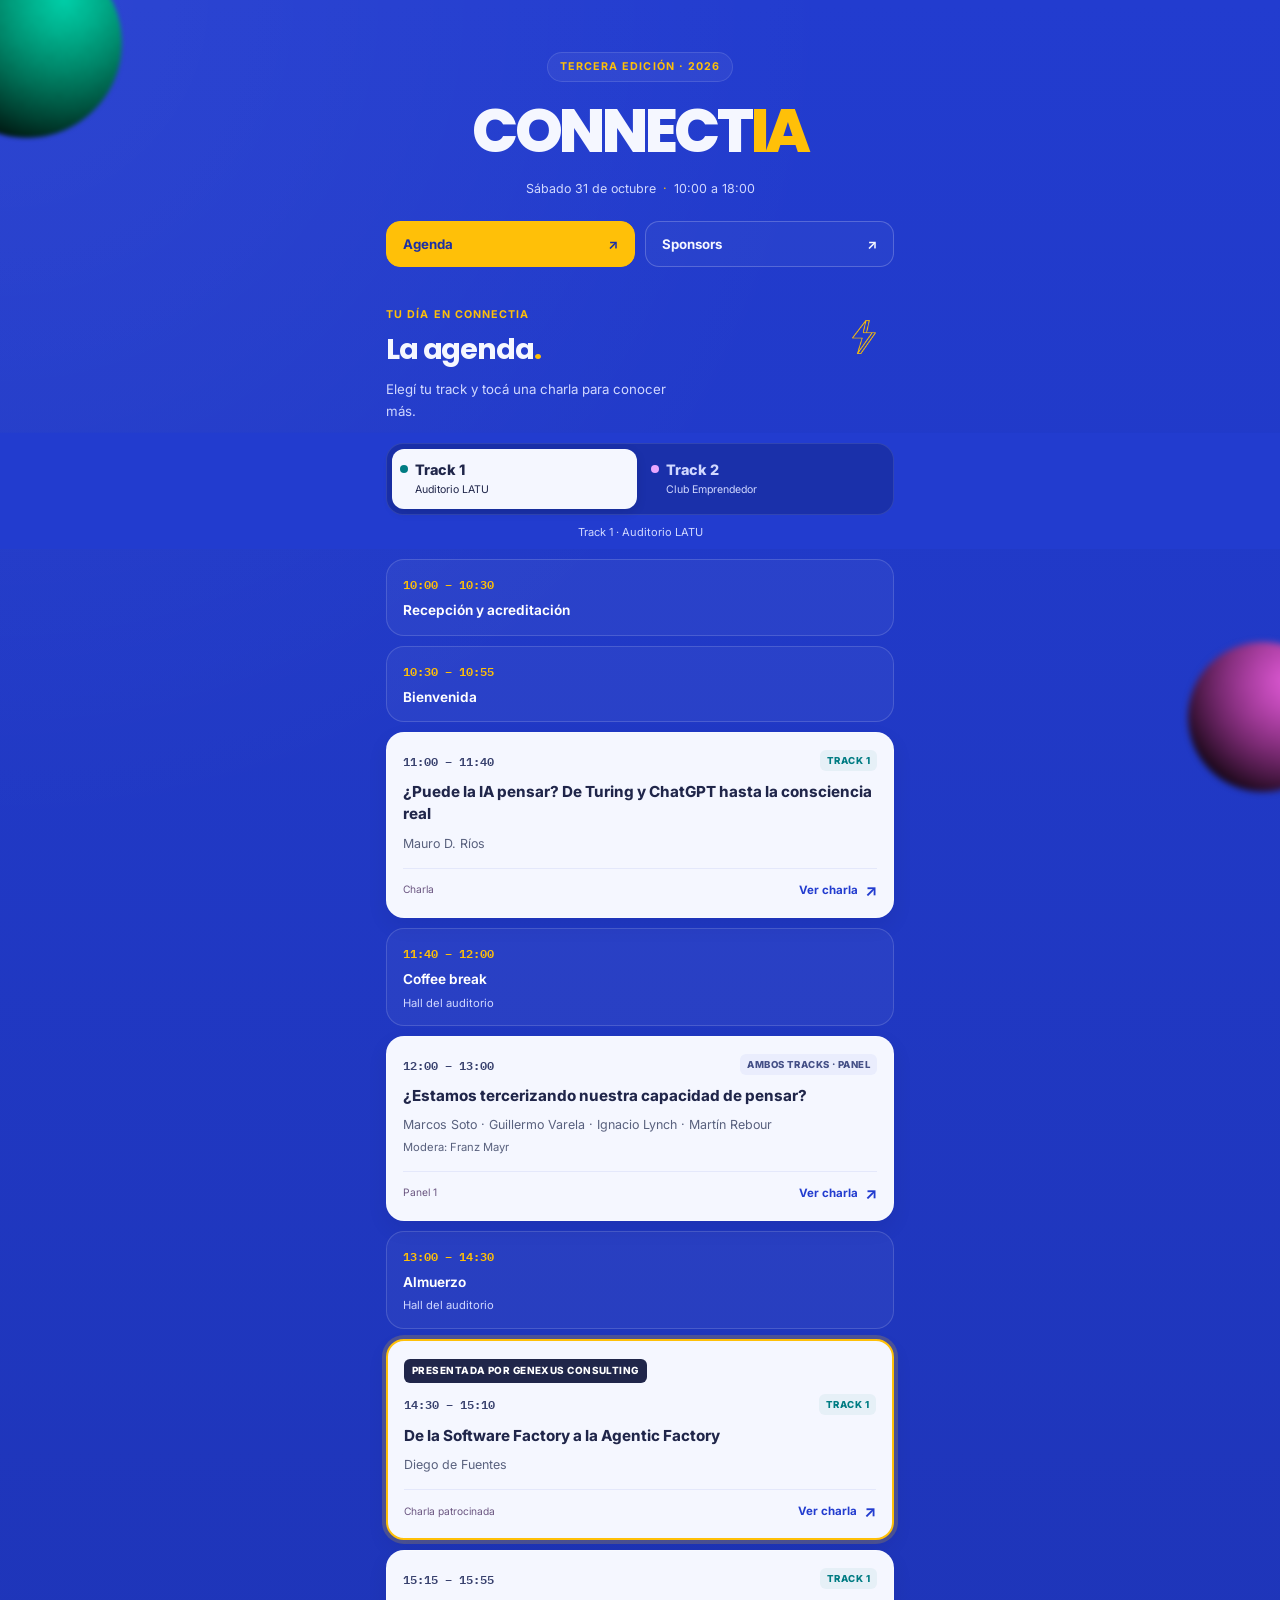
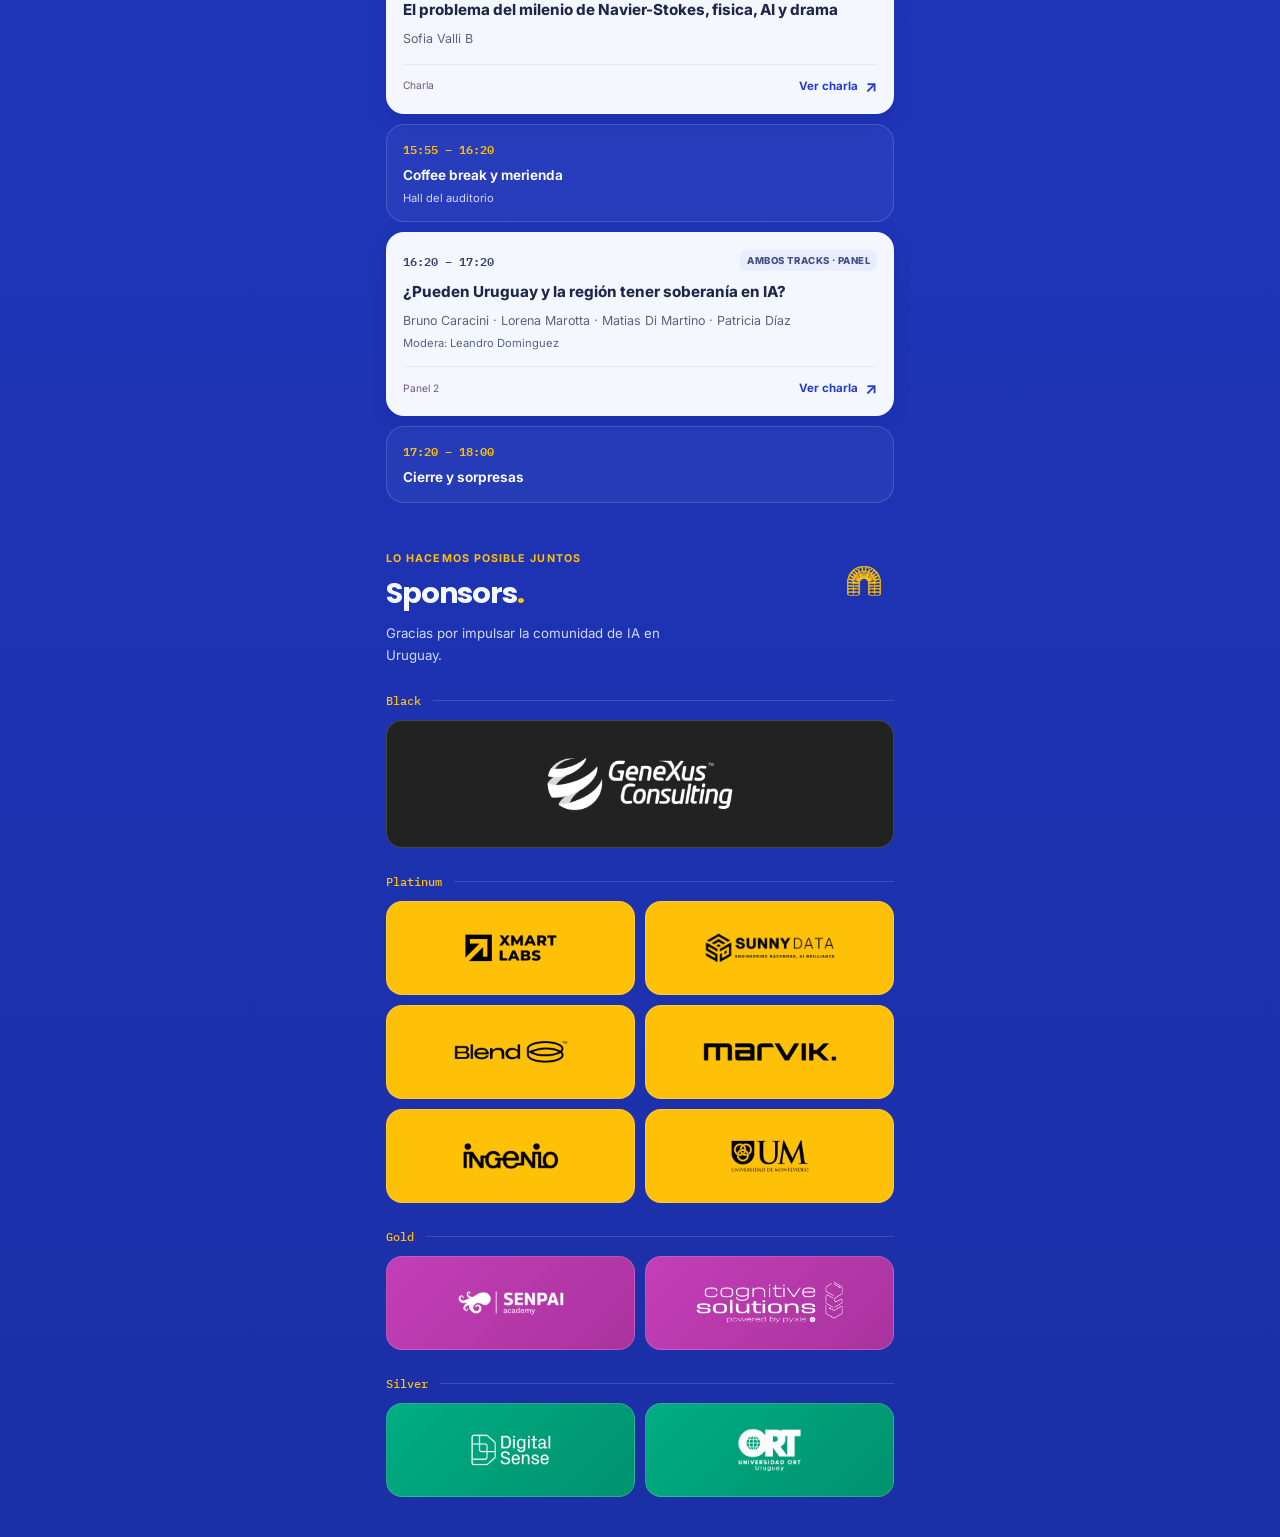
<file: evento/index.html>
<!DOCTYPE html>
<html lang="es" prefix="og: https://ogp.me/ns#">
<head>
  <meta charset="UTF-8">
  <meta name="viewport" content="width=device-width, initial-scale=1.0, viewport-fit=cover">
  <meta name="theme-color" content="#223CCF">
  <meta name="description" content="Agenda y sponsors de ConnectIA 2026. Sábado 31 de octubre: dos tracks, una comunidad.">
  <title>CONNECTIA 2026 | Agenda del evento</title>
  <link rel="canonical" href="https://connectia.uy/evento/">
  <meta property="og:type" content="website">
  <meta property="og:site_name" content="ConnectIA">
  <meta property="og:locale" content="es_UY">
  <meta property="og:url" content="https://connectia.uy/evento/">
  <meta property="og:title" content="CONNECTIA 2026 | Agenda del evento">
  <meta property="og:description" content="Consultá la agenda, las charlas y los sponsors de ConnectIA 2026. Sábado 31 de octubre: dos tracks, una comunidad.">
  <meta property="og:image" content="https://connectia.uy/assets/images/og/connectia-evento-2026.jpg">
  <meta property="og:image:secure_url" content="https://connectia.uy/assets/images/og/connectia-evento-2026.jpg">
  <meta property="og:image:type" content="image/jpeg">
  <meta property="og:image:width" content="1200">
  <meta property="og:image:height" content="630">
  <meta property="og:image:alt" content="Logo de ConnectIA y agenda del evento del 31 de octubre de 2026">
  <meta name="twitter:card" content="summary_large_image">
  <meta name="twitter:title" content="CONNECTIA 2026 | Agenda del evento">
  <meta name="twitter:description" content="Consultá la agenda, las charlas y los sponsors de ConnectIA 2026. Sábado 31 de octubre: dos tracks, una comunidad.">
  <meta name="twitter:image" content="https://connectia.uy/assets/images/og/connectia-evento-2026.jpg">
  <meta name="twitter:image:alt" content="Logo de ConnectIA y agenda del evento del 31 de octubre de 2026">
  <link rel="icon" href="../assets/images/favicon.png" type="image/png">
  <link rel="preconnect" href="https://fonts.googleapis.com">
  <link rel="preconnect" href="https://fonts.gstatic.com" crossorigin>
  <link href="https://fonts.googleapis.com/css2?family=Poppins:wght@600;700;800&amp;family=Inter:wght@400;500;600;700;800&amp;family=IBM+Plex+Mono:wght@400;500;600&amp;display=swap" rel="stylesheet">
  <link rel="stylesheet" href="../assets/css/evento.css">
  <script src="../assets/js/evento.js" defer></script>
</head>
<body>
  <div class="brand-orb brand-orb--green" aria-hidden="true"></div>
  <div class="brand-orb brand-orb--magenta" aria-hidden="true"></div>
  <a class="skip-link" href="#agenda">Ir a la agenda</a>
  <main class="page-shell">
    <header class="hero">
      <p class="eyebrow">Tercera edición · 2026</p>
      <h1>CONNECT<span>IA</span></h1>
      <p class="hero-date">Sábado 31 de octubre <span aria-hidden="true">·</span> 10:00 a 18:00</p>
      <nav class="section-nav" aria-label="Secciones del evento">
        <a href="#agenda" class="section-nav-active">Agenda <span aria-hidden="true">↗</span></a>
        <a href="#sponsors">Sponsors <span aria-hidden="true">↗</span></a>
      </nav>
    </header>

    <section id="agenda" aria-labelledby="agenda-heading">
      <div class="section-heading">
        <div><p class="eyebrow">Tu día en ConnectIA</p><h2 id="agenda-heading">La agenda<span class="yellow-dot">.</span></h2></div>
        <img class="section-icon" src="../assets/images/brand/linktree/icon-flash.png" alt="" width="64" height="64">
      </div>
      <p class="section-intro">Elegí tu track y tocá una charla para conocer más.</p>
      <div class="track-switcher">
        <div class="track-tabs" role="tablist" aria-label="Elegir track">
          <button id="tab-1" type="button" class="track-tab" role="tab" aria-selected="true" aria-controls="track-agenda" data-track="1">
            <span class="track-name"><span class="track-dot" aria-hidden="true"></span>Track 1</span>
            <span class="track-place">Auditorio LATU</span>
          </button>
          <button id="tab-2" type="button" class="track-tab" role="tab" aria-selected="false" aria-controls="track-agenda" tabindex="-1" data-track="2">
            <span class="track-name"><span class="track-dot" aria-hidden="true"></span>Track 2</span>
            <span class="track-place">Club Emprendedor</span>
          </button>
        </div>
        <p class="track-location" id="track-location">Track 1 · Auditorio LATU</p>
      </div>
      <p id="agenda-announcement" class="sr-only" aria-live="polite" aria-atomic="true"></p>
      <div id="track-agenda" class="agenda-list" role="tabpanel" aria-labelledby="tab-1" tabindex="0"></div>
      <noscript><p class="noscript-note">Activá JavaScript para consultar los tracks y las fichas de las charlas.</p></noscript>
    </section>

    <section id="sponsors" class="sponsors-section" aria-labelledby="sponsors-heading">
      <div class="section-heading">
        <div><p class="eyebrow">Lo hacemos posible juntos</p><h2 id="sponsors-heading">Sponsors<span class="yellow-dot">.</span></h2></div>
        <img class="section-icon" src="../assets/images/brand/linktree/icon-spring.png" alt="" width="64" height="64" loading="lazy">
      </div>
      <p class="section-intro">Gracias por impulsar la comunidad de IA en Uruguay.</p>
      <div class="sponsor-tier sponsor-tier--black">
        <h3><span>Black</span></h3>
        <div class="sponsor-grid sponsor-grid--main">
          <a class="sponsor-logo" href="https://www.genexusconsulting.com" target="_blank" rel="noopener noreferrer"><img class="sponsor-img--genexus" src="../assets/images/2026_sponsors/web/genexus_consulting.png" alt="GeneXus Consulting" loading="lazy" width="280" height="100"></a>
        </div>
      </div>
      <div class="sponsor-tier sponsor-tier--platinum">
        <h3><span>Platinum</span></h3>
        <div class="sponsor-grid">
          <a class="sponsor-logo" href="https://xmartlabs.com/" target="_blank" rel="noopener noreferrer"><img src="../assets/images/2026_sponsors/web/xmartlabs.png" alt="Xmartlabs" loading="lazy" width="200" height="80"></a>
          <a class="sponsor-logo" href="https://www.sunnydata.ai/" target="_blank" rel="noopener noreferrer"><img class="sponsor-img--sunnydata" src="../assets/images/2026_sponsors/web/sunny_data.png" alt="SunnyData" loading="lazy" width="200" height="80"></a>
          <a class="sponsor-logo" href="https://www.blend360.com/" target="_blank" rel="noopener noreferrer"><img src="../assets/images/2026_sponsors/web/blend.png" alt="Blend" loading="lazy" width="200" height="80"></a>
          <a class="sponsor-logo" href="https://marvik.ai/" target="_blank" rel="noopener noreferrer"><img src="../assets/images/2026_sponsors/web/marvik.png" alt="Marvik" loading="lazy" width="200" height="80"></a>
          <a class="sponsor-logo" href="https://ingenio.org.uy/" target="_blank" rel="noopener noreferrer"><img src="../assets/images/2026_sponsors/web/ingenio.png" alt="Ingenio" loading="lazy" width="200" height="80"></a>
          <a class="sponsor-logo" href="https://www.um.edu.uy" target="_blank" rel="noopener noreferrer"><img src="../assets/images/2026_sponsors/web/um.png" alt="Universidad de Montevideo" loading="lazy" width="200" height="80"></a>
        </div>
      </div>
      <div class="sponsor-tier sponsor-tier--gold">
        <h3><span>Gold</span></h3>
        <div class="sponsor-grid">
          <a class="sponsor-logo" href="https://www.senpaiacademy.com" target="_blank" rel="noopener noreferrer"><img src="../assets/images/2026_sponsors/web/senpai.png" alt="Senpai Academy" loading="lazy" width="200" height="80"></a>
          <a class="sponsor-logo" href="https://pyxis.tech/soluciones/generative-artificial-intelligence/" target="_blank" rel="noopener noreferrer"><img class="sponsor-img--cognitive" src="../assets/images/2026_sponsors/web/cognitive_solutions_full.png" alt="Cognitive Solutions" loading="lazy" width="200" height="80"></a>
        </div>
      </div>
      <div class="sponsor-tier sponsor-tier--silver">
        <h3><span>Silver</span></h3>
        <div class="sponsor-grid sponsor-grid--single">
          <a class="sponsor-logo" href="https://www.digitalsense.ai" target="_blank" rel="noopener noreferrer"><img src="../assets/images/2026_sponsors/web/digital_sense.png" alt="Digital Sense" loading="lazy" width="200" height="80"></a>
          <a class="sponsor-logo" href="https://www.ort.edu.uy/" target="_blank" rel="noopener noreferrer"><img src="../assets/images/2026_sponsors/web/ort.png" alt="Universidad ORT Uruguay" loading="lazy" width="200" height="80"></a>
        </div>
      </div>
    </section>
  </main>

  <dialog id="talk-dialog" class="talk-dialog" aria-labelledby="dialog-title" aria-describedby="dialog-description">
    <div class="dialog-content">
      <button type="button" class="dialog-close" aria-label="Cerrar ficha de la charla" autofocus><span aria-hidden="true">×</span></button>
      <p id="dialog-kind" class="dialog-kind"></p>
      <h2 id="dialog-title"></h2>
      <p id="dialog-meta" class="dialog-meta"></p>
      <div class="dialog-divider"></div>
      <h3 class="dialog-section-title">Sobre la charla</h3>
      <p id="dialog-description" class="dialog-description"></p>
      <h3 class="dialog-section-title" id="participants-heading">Participantes</h3>
      <div id="dialog-participants" class="dialog-participants"></div>
    </div>
  </dialog>
</body>
</html>
</file>
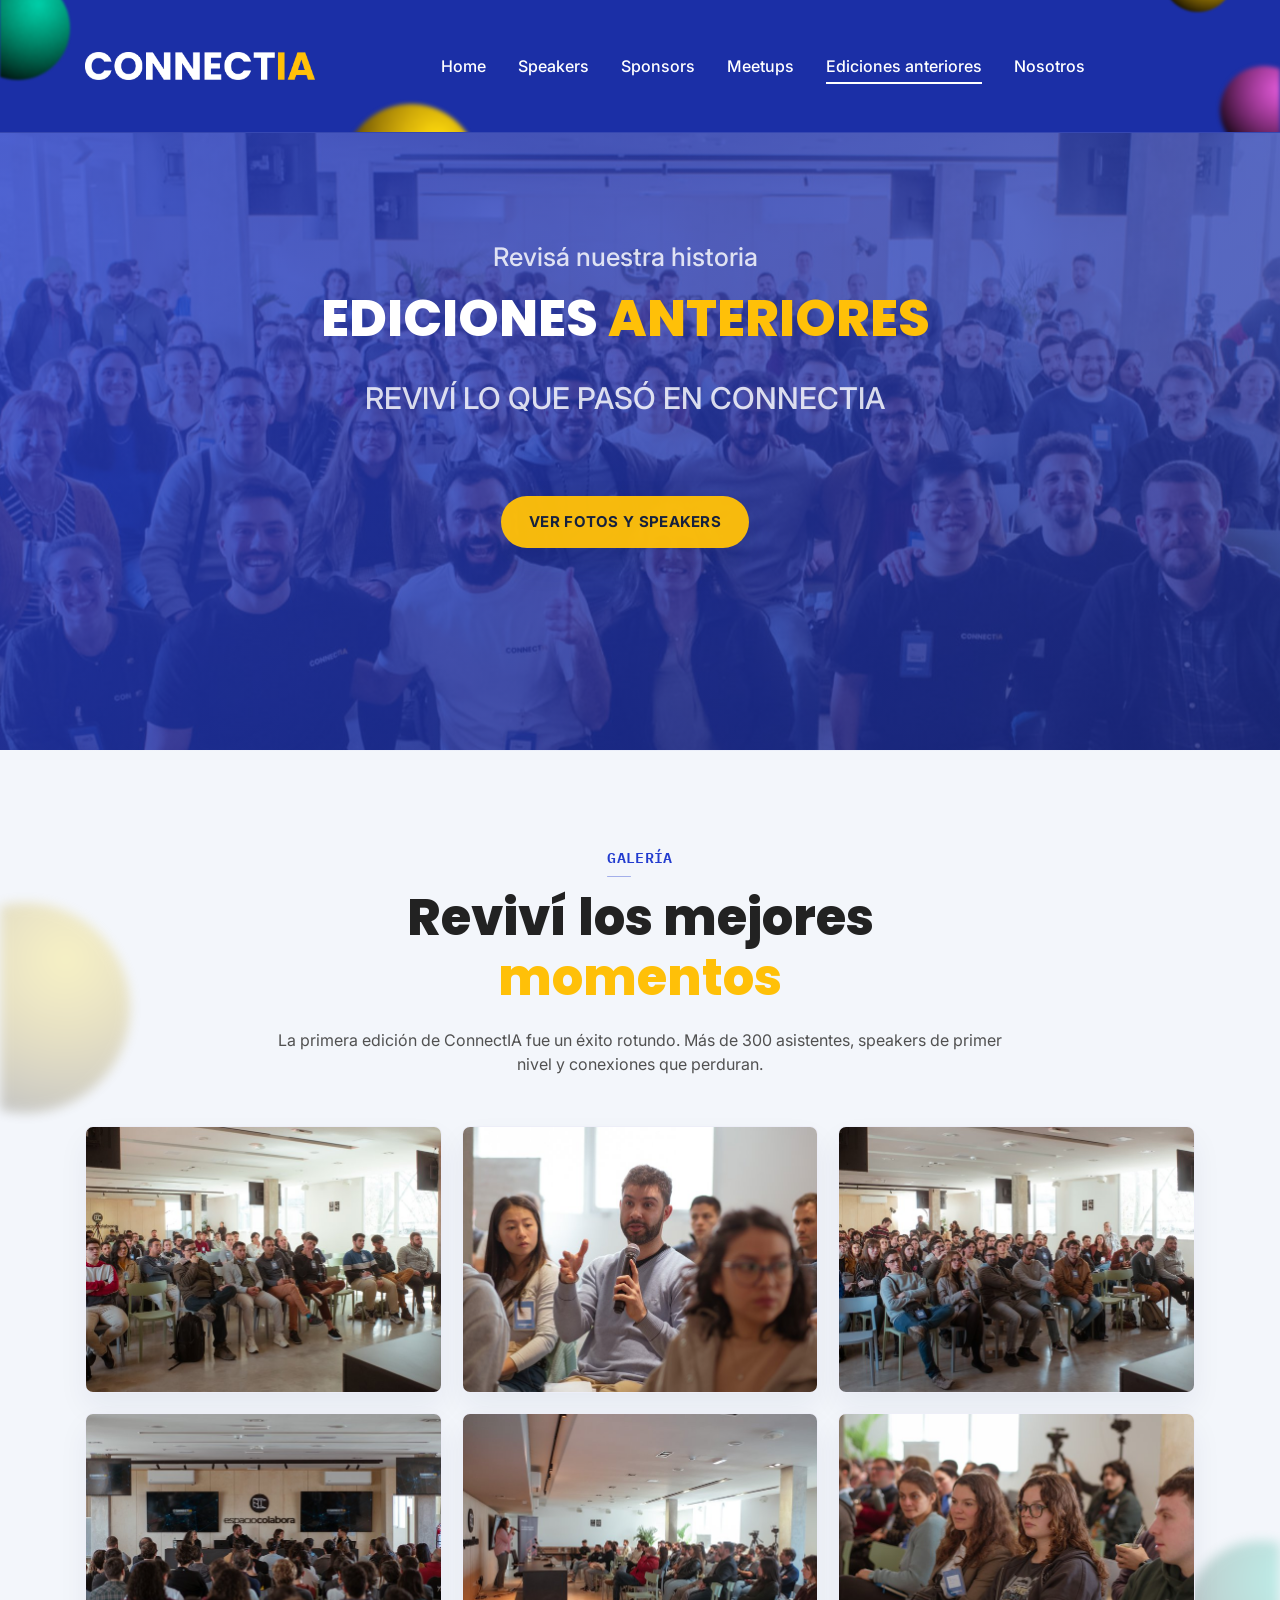
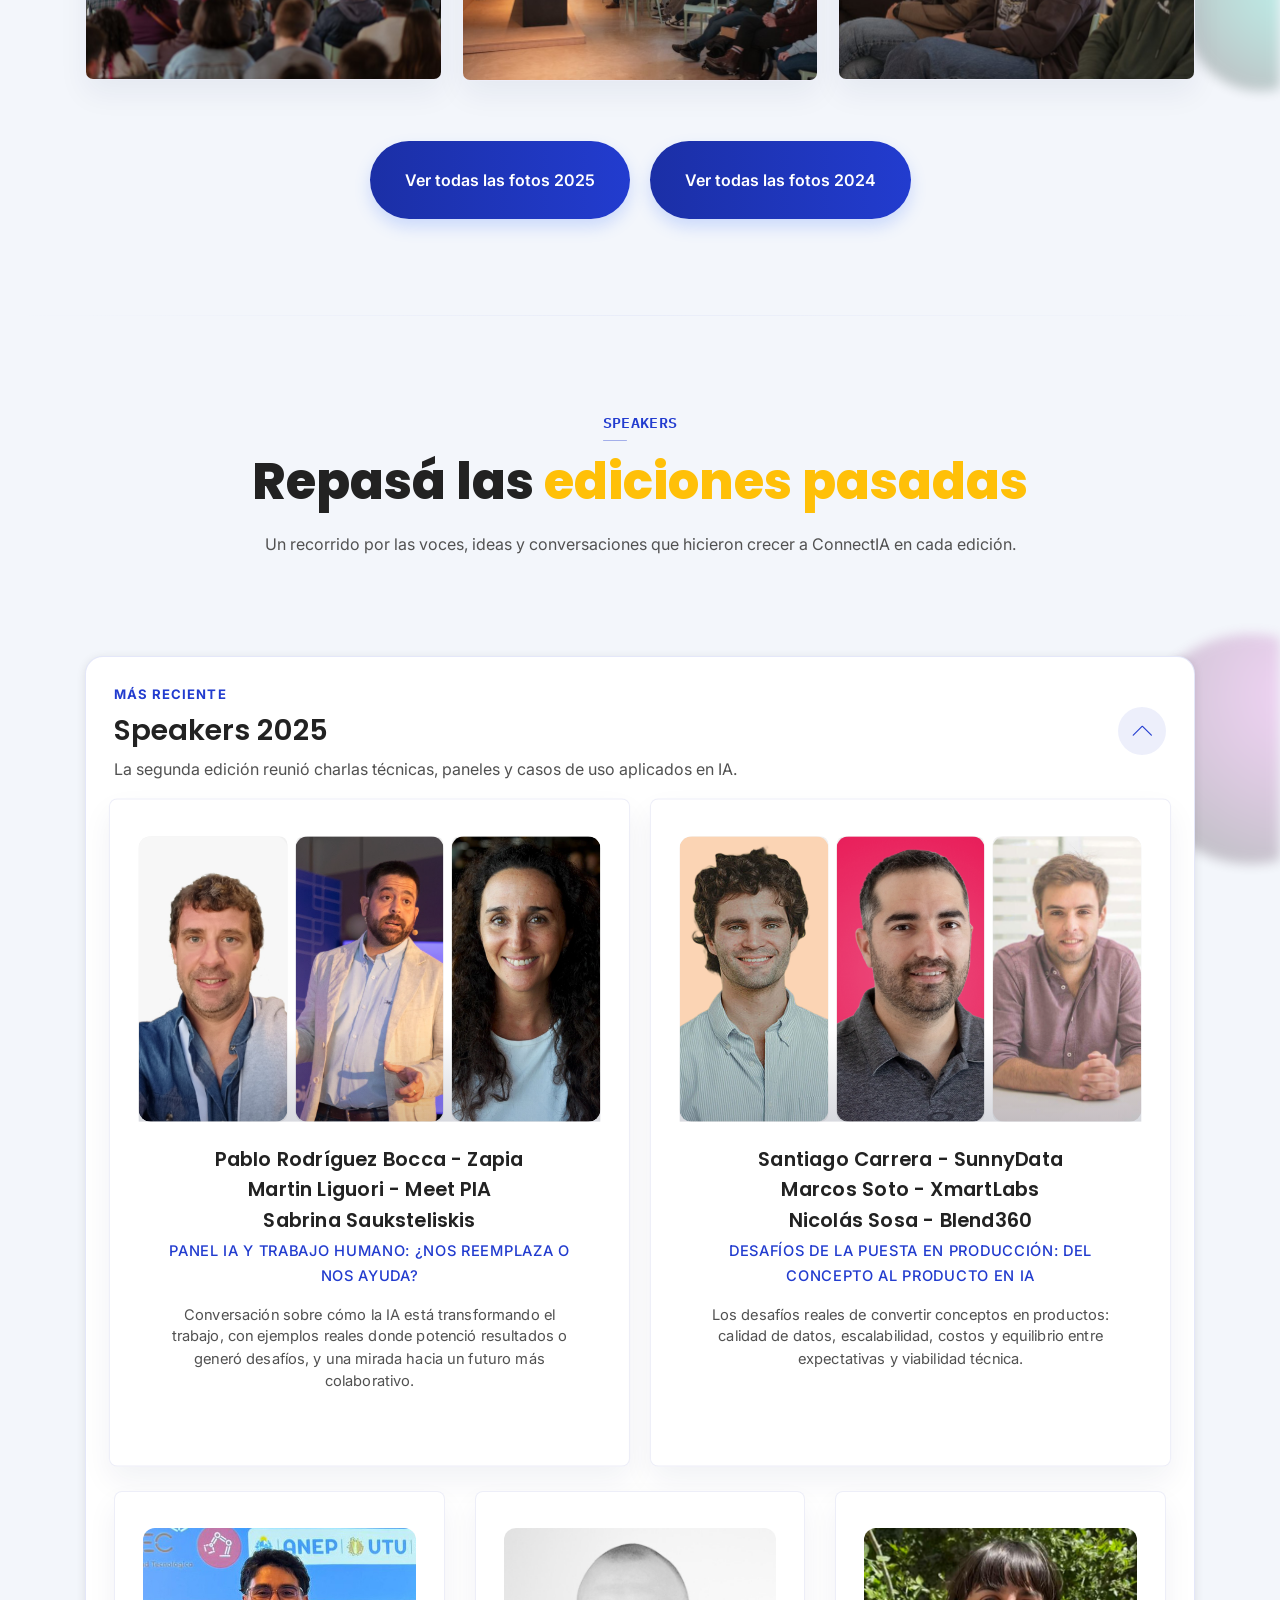
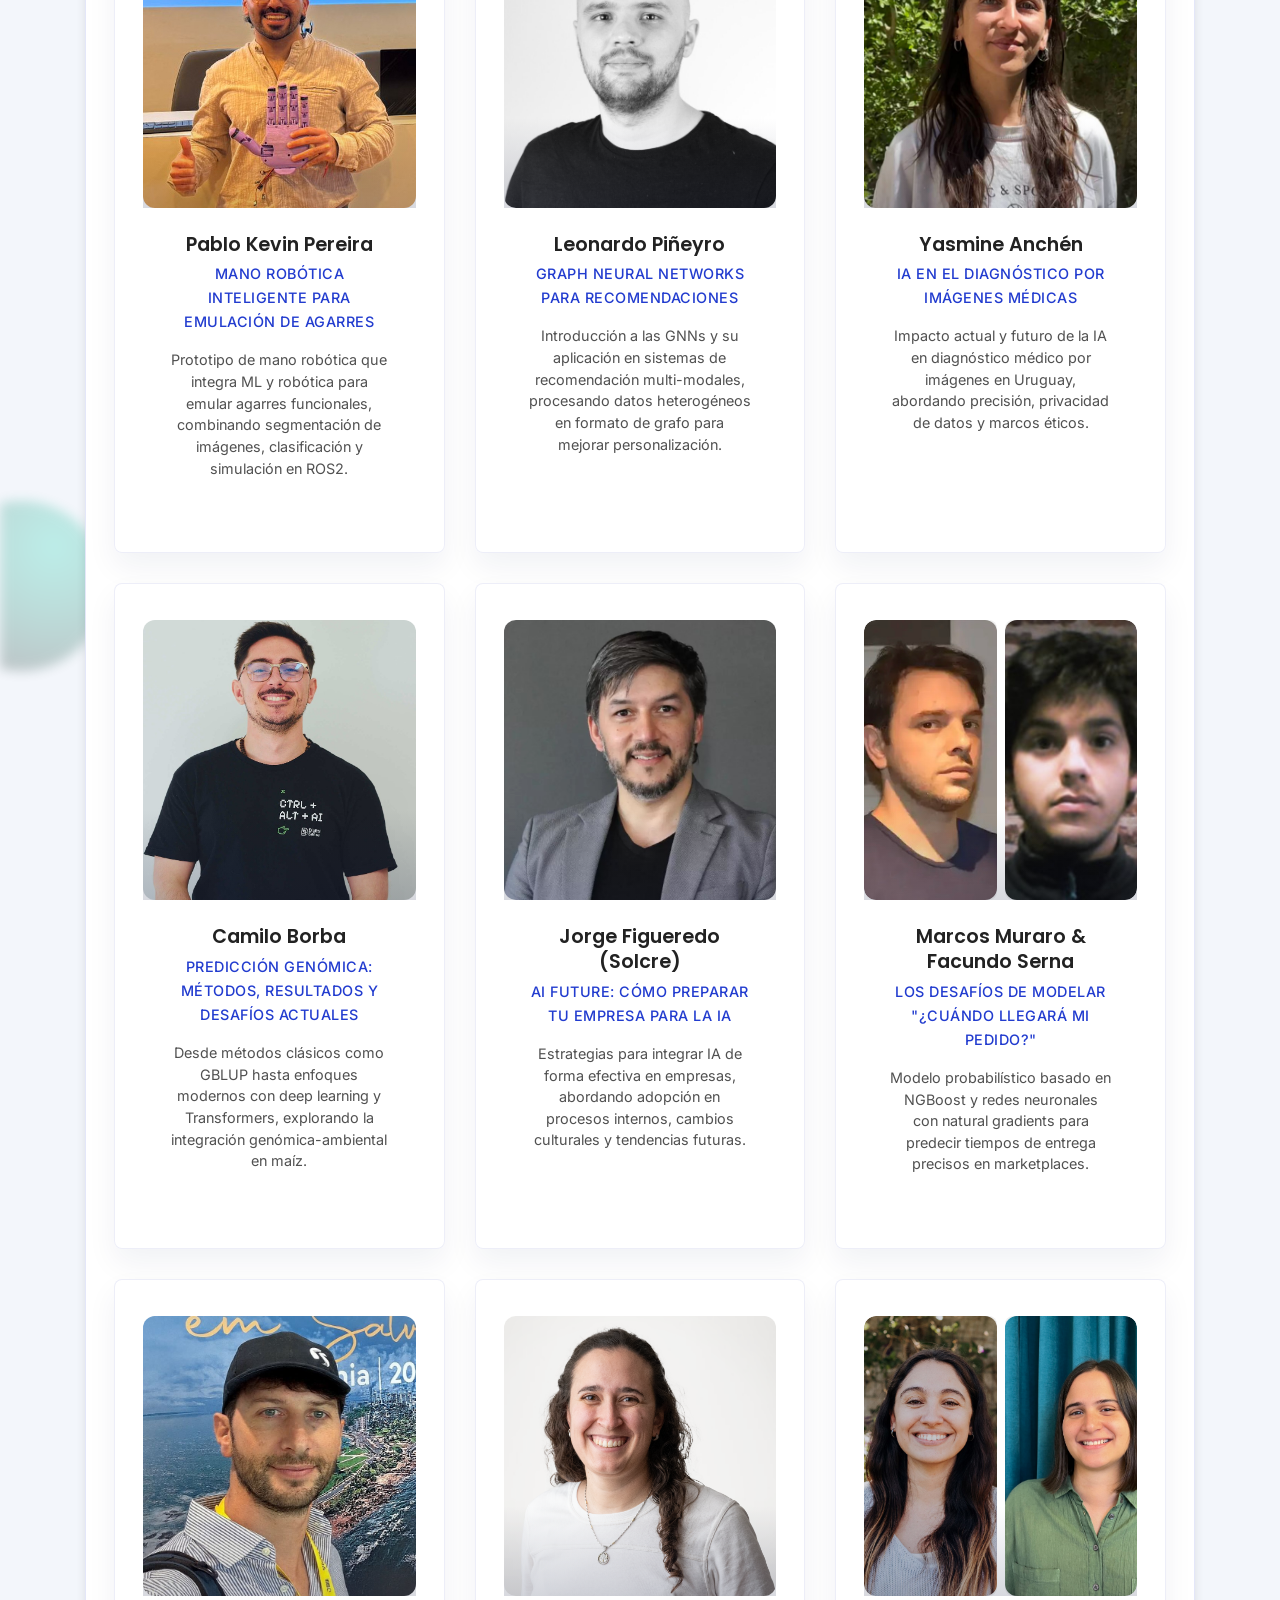
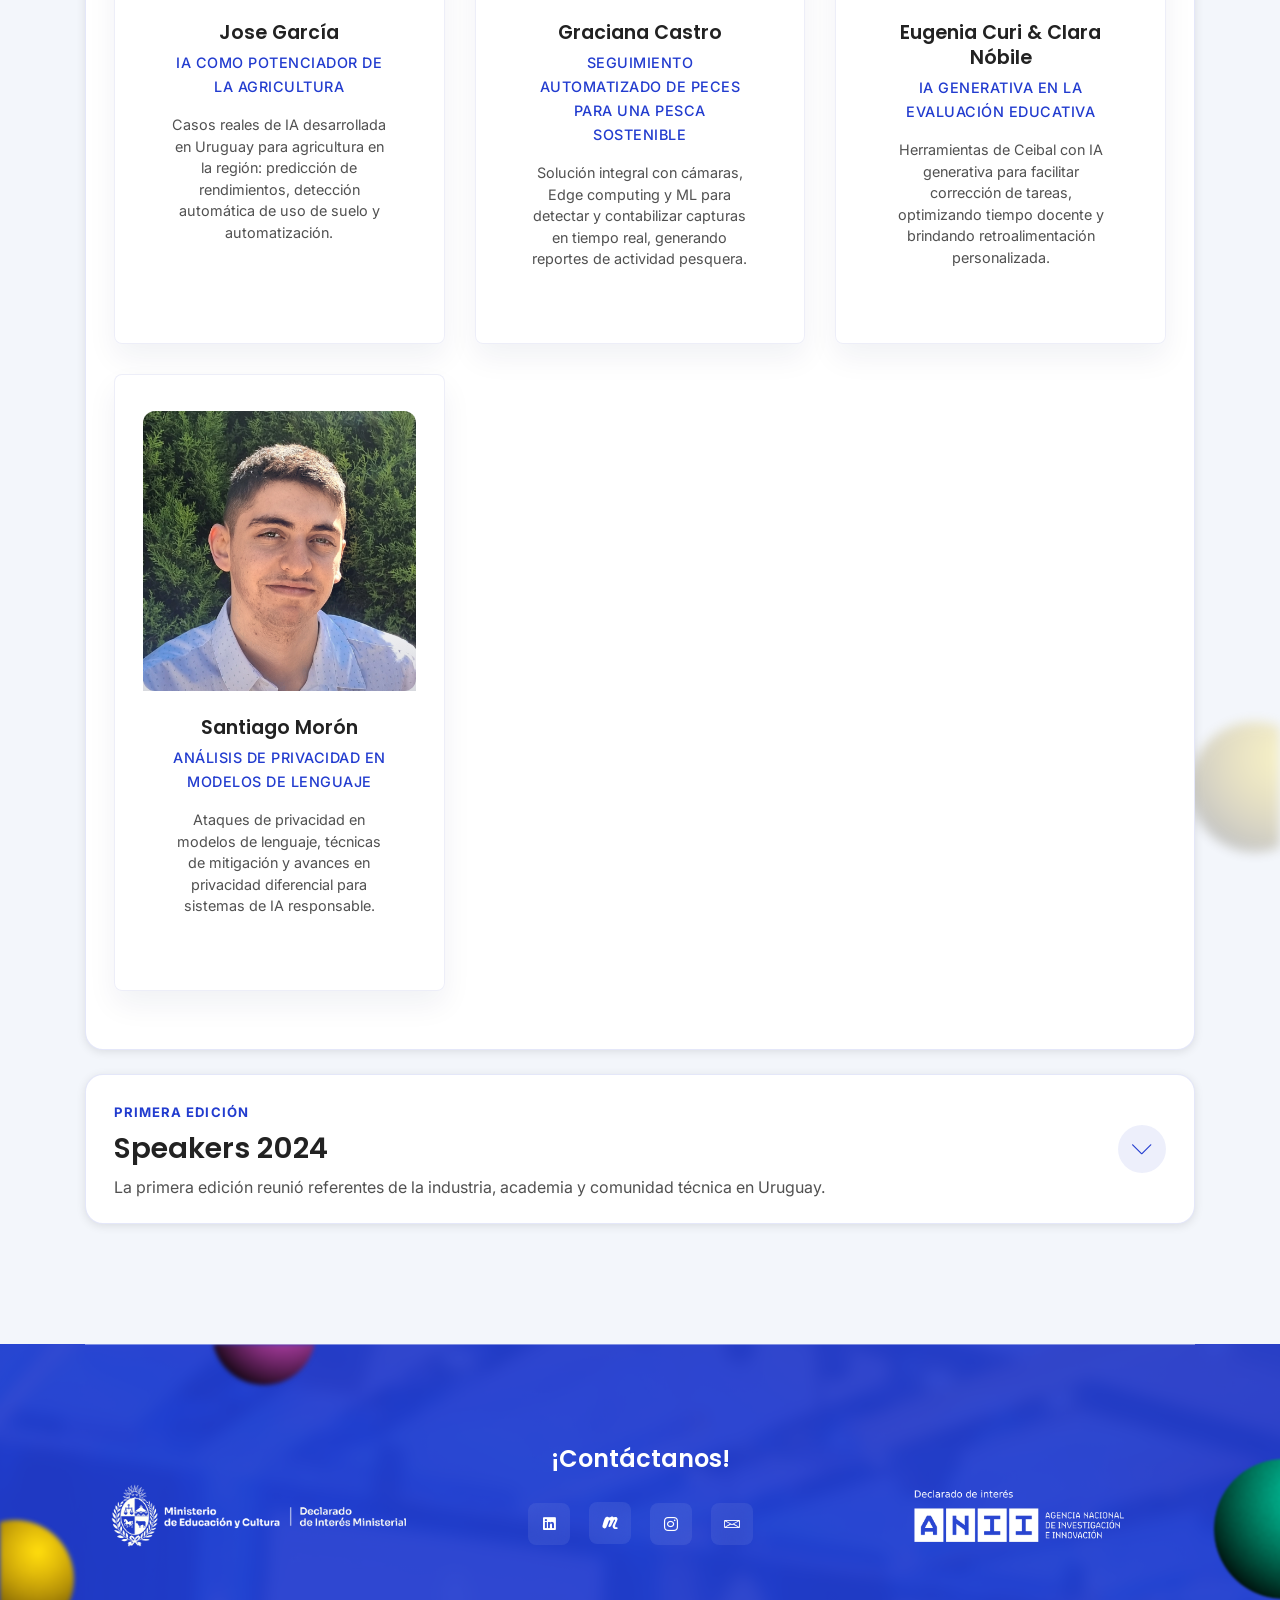
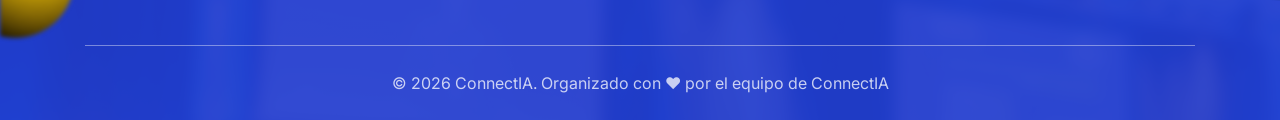
<file: ediciones-anteriores.html>
<!doctype html>
<html lang="en">

<head>

    <!--====== Required meta tags ======-->
    <meta charset="utf-8">
    <meta http-equiv="x-ua-compatible" content="ie=edge">
    <meta name="description" content="ConnectIA Conference - Ediciones Anteriores">
    <meta name="viewport" content="width=device-width, initial-scale=1, shrink-to-fit=no">

    <!--====== Title ======-->
    <title>ConnectIA - Ediciones Anteriores</title>

    <!--====== Favicon Icon ======-->
    <link rel="shortcut icon" href="assets/images/favicon.png" type="image/png">

    <!--====== Bootstrap css ======-->
    <link rel="stylesheet" href="assets/css/bootstrap.min.css">

    <!--====== Flaticon css ======-->
    <link rel="stylesheet" href="assets/css/flaticon.css">

    <!--====== Line Icons css ======-->
    <link rel="stylesheet" href="assets/css/LineIcons.css">

    <!--====== Animate css ======-->
    <link rel="stylesheet" href="assets/css/animate.css">

    <!--====== Magnific Popup css ======-->
    <link rel="stylesheet" href="assets/css/magnific-popup.css">

    <!--====== Slick css ======-->
    <link rel="stylesheet" href="assets/css/slick.css">

    <!--====== Default css ======-->
    <link rel="stylesheet" href="assets/css/default.css">

    <!--====== Style css ======-->
    <link rel="stylesheet" href="assets/css/style.css">

    <!--====== Modern CSS ======-->
    <link rel="stylesheet" href="assets/css/modern.css">

    <!--====== Brand css (identidad 2026) ======-->
    <link rel="stylesheet" href="assets/css/brand.css">

    <!-- Google Fonts -->
    <link rel="preconnect" href="https://fonts.googleapis.com">
    <link rel="preconnect" href="https://fonts.gstatic.com" crossorigin>
    <link href="https://fonts.googleapis.com/css2?family=Poppins:wght@500;600;700;800&amp;family=Inter:wght@300;400;500;600;700;800&amp;family=IBM+Plex+Mono:wght@400;500;600&amp;display=swap" rel="stylesheet">

    <style>
        .archive-speakers-wrap {
            margin-top: 50px;
        }

        .archive-year {
            margin-bottom: 24px;
            overflow: hidden;
            background: #fff;
            border: 1px solid rgba(34, 60, 207, 0.12);
            border-radius: 18px;
            box-shadow: var(--shadow-light);
        }

        .archive-year summary {
            padding: 24px 28px;
            cursor: pointer;
            list-style: none;
        }

        .archive-year summary::-webkit-details-marker {
            display: none;
        }

        .archive-year-header {
            display: flex;
            align-items: center;
            justify-content: space-between;
            gap: 20px;
        }

        .archive-year-label {
            display: inline-block;
            margin-bottom: 8px;
            color: var(--primary-color);
            font-size: 0.82rem;
            font-weight: 700;
            letter-spacing: 0.08em;
            text-transform: uppercase;
        }

        .archive-year-header h3 {
            margin: 0;
            color: var(--dark-color);
            font-size: 1.8rem;
        }

        .archive-year-header p {
            margin: 10px 0 0;
            color: var(--text-muted);
        }

        .archive-year-indicator {
            width: 48px;
            height: 48px;
            flex-shrink: 0;
            display: inline-flex;
            align-items: center;
            justify-content: center;
            background: rgba(34, 60, 207, 0.08);
            color: var(--primary-color);
            border-radius: 50%;
            font-size: 20px;
            transition: transform 0.3s ease;
        }

        .archive-year[open] .archive-year-indicator {
            transform: rotate(180deg);
        }

        .archive-year-body {
            padding: 0 28px 28px;
        }

        .archive-year-actions {
            margin-top: 30px;
            text-align: center;
        }

        .gallery-photo-links {
            display: flex;
            flex-wrap: wrap;
            gap: 20px;
            align-items: center;
            justify-content: center;
        }

        @media (max-width: 767px) {
            .archive-year-header {
                align-items: flex-start;
            }

            .archive-year-header h3 {
                font-size: 1.5rem;
            }

            .archive-year summary,
            .archive-year-body {
                padding-left: 22px;
                padding-right: 22px;
            }
        }
    </style>

</head>

<body>

    <!--====== PRELOADER PART START ======-->

    <div class="preloader">
        <div class="loader">
            <div class="ytp-spinner">
                <div class="ytp-spinner-container">
                    <div class="ytp-spinner-rotator">
                        <div class="ytp-spinner-left">
                            <div class="ytp-spinner-circle"></div>
                        </div>
                        <div class="ytp-spinner-right">
                            <div class="ytp-spinner-circle"></div>
                        </div>
                    </div>
                </div>
            </div>
        </div>
    </div>

    <!--====== PRELOADER PART ENDS ======-->

    <!--====== HEADER PART START ======-->

    <header class="header-area modern-header">
        <div class="navbar-area navbar-two">
            <div class="container">
                <div class="row">
                    <div class="col-lg-12">
                        <nav class="navbar navbar-expand-lg">
                            <a class="navbar-brand" href="index.html">
                                <img src="assets/images/logo.png" alt="ConnectIA Logo">
                            </a>

                            <button class="navbar-toggler" type="button" data-toggle="collapse" data-target="#navbarTwo" aria-controls="navbarTwo" aria-expanded="false" aria-label="Toggle navigation">
                                <span class="toggler-icon"></span>
                                <span class="toggler-icon"></span>
                                <span class="toggler-icon"></span>
                            </button>

                            <div class="collapse navbar-collapse sub-menu-bar" id="navbarTwo">
                                <ul class="navbar-nav m-auto">
                                    <li class="nav-item">
                                        <a href="index.html">Home</a>
                                    </li>
                                    <li class="nav-item">
                                        <a href="evento/index.html">Speakers</a>
                                    </li>
                                    <li class="nav-item">
                                        <a href="index.html#sponsors">Sponsors</a>
                                    </li>
                                    <li class="nav-item">
                                        <a href="meetups.html">Meetups</a>
                                    </li>
                                    <li class="nav-item active">
                                        <a href="ediciones-anteriores.html" style="white-space: nowrap">Ediciones anteriores</a>
                                    </li>
                                    <li class="nav-item">
                                        <a href="nosotros.html">Nosotros</a>
                                    </li>
                                </ul>
                            </div>
                        </nav>
                    </div>
                </div>
            </div>
        </div>

        <div class="header-content-area modern-hero archive-hero bg_cover d-flex align-items-center" style="background-image: url(assets/images/headers/ediciones-anteriores.png); min-height: 600px; background-size: cover; background-position: center;">
            <div class="container">
                <div class="row justify-content-center">
                    <div class="col-lg-10">
                        <div class="header-content text-center">
                            <h2 class="mt-40 modern-subtitle">Revisá nuestra historia</h2>
                            <h1 class="header-title modern-title">Ediciones <span class="highlight">Anteriores</span></h1>
                            <h2 class="sub-title modern-subtitle">Reviví lo que pasó en ConnectIA</h2>
                            <ul class="header-btn">
                                <li><a class="main-btn modern-btn hero-cta" href="#gallery-2024">VER FOTOS Y SPEAKERS</a></li>
                            </ul>
                        </div>
                    </div>
                </div>
            </div>
        </div>
    </header>

    <!--====== HEADER PART ENDS ======-->

    <!--====== GALLERY 2024 PART START ======-->
    <section id="gallery-2024" class="gallery-2024-area modern-section pt-115 pb-130">
        <div class="container">
            <div class="row justify-content-center">
                <div class="col-lg-8">
                    <div class="section-title text-center pb-50">
                        <span class="section-subtitle">Galería</span>
                        <h2 class="title modern-title">Reviví los mejores <span class="highlight">momentos</span></h2>
                        <p class="text">La primera edición de ConnectIA fue un éxito rotundo. Más de 300 asistentes, speakers de primer nivel y conexiones que perduran.</p>
                    </div>
                </div>
            </div>
            
            <div class="gallery-grid">
                <div class="gallery-item wow fadeInUp" data-wow-delay="0.1s">
                    <div class="gallery-image">
                        <img src="assets/images/2024-optimized/ConnecIA2024(18of111).jpg" alt="ConnectIA 2024 - Presentación principal">
                        <div class="gallery-overlay">
                            <a class="image-popup" href="assets/images/2024-optimized/ConnecIA2024(18of111).jpg">
                                <i class="lni-plus"></i>
                            </a>
                        </div>
                    </div>
                </div>
                
                <div class="gallery-item wow fadeInUp" data-wow-delay="0.2s">
                    <div class="gallery-image">
                        <img src="assets/images/2024-optimized/ConnecIA2024(33of111).jpg" alt="ConnectIA 2024 - Networking">
                        <div class="gallery-overlay">
                            <a class="image-popup" href="assets/images/2024-optimized/ConnecIA2024(33of111).jpg">
                                <i class="lni-plus"></i>
                            </a>
                        </div>
                    </div>
                </div>
                
                <div class="gallery-item wow fadeInUp" data-wow-delay="0.3s">
                    <div class="gallery-image">
                        <img src="assets/images/2024-optimized/ConnecIA2024(62of111).jpg" alt="ConnectIA 2024 - Talleres">
                        <div class="gallery-overlay">
                            <a class="image-popup" href="assets/images/2024-optimized/ConnecIA2024(62of111).jpg">
                                <i class="lni-plus"></i>
                            </a>
                        </div>
                    </div>
                </div>
                
                <div class="gallery-item wow fadeInUp" data-wow-delay="0.4s">
                    <div class="gallery-image">
                        <img src="assets/images/2024-optimized/ConnecIA2024(77of111).jpg" alt="ConnectIA 2024 - Asistentes">
                        <div class="gallery-overlay">
                            <a class="image-popup" href="assets/images/2024-optimized/ConnecIA2024(77of111).jpg">
                                <i class="lni-plus"></i>
                            </a>
                        </div>
                    </div>
                </div>
                
                <div class="gallery-item wow fadeInUp" data-wow-delay="0.5s">
                    <div class="gallery-image">
                        <img src="assets/images/2024-optimized/ConnecIA2024(101of111).jpg" alt="ConnectIA 2024 - Speakers">
                        <div class="gallery-overlay">
                            <a class="image-popup" href="assets/images/2024-optimized/ConnecIA2024(101of111).jpg">
                                <i class="lni-plus"></i>
                            </a>
                        </div>
                    </div>
                </div>
                
                <div class="gallery-item wow fadeInUp" data-wow-delay="0.6s">
                    <div class="gallery-image">
                        <img src="assets/images/2024-optimized/ConnecIA2024(30of111).jpg" alt="ConnectIA 2024 - Conferencia">
                        <div class="gallery-overlay">
                            <a class="image-popup" href="assets/images/2024-optimized/ConnecIA2024(30of111).jpg">
                                <i class="lni-plus"></i>
                            </a>
                        </div>
                    </div>
                </div>
            </div>
            
            <div class="row mt-60">
                <div class="col-lg-12">
                    <div class="text-center gallery-photo-links">
                        <a class="main-btn main-btn-2 modern-btn" target="_blank" href="https://arihsieh.pixieset.com/connectia2025">Ver todas las fotos 2025</a>
                        <a class="main-btn main-btn-2 modern-btn" target="_blank" href="https://arihsieh.pixieset.com/connectia2024/">Ver todas las fotos 2024</a>
                    </div>
                </div>
            </div>
        </div>
    </section>
    <!--====== GALLERY 2024 PART ENDS ======-->

    <!--====== SPEAKERS ARCHIVE PART START ======-->
    <section id="speakers-archive" class="speakers-2024-area modern-section pt-115 pb-130 gray-bg">
        <div class="container">
            <div class="row justify-content-center">
                <div class="col-lg-10">
                    <div class="section-title text-center pb-50">
                        <span class="section-subtitle">Speakers</span>
                        <h2 class="title modern-title">Repasá las <span class="highlight">ediciones pasadas</span></h2>
                        <p class="text">Un recorrido por las voces, ideas y conversaciones que hicieron crecer a ConnectIA en cada edición.</p>
                    </div>
                </div>
            </div>

            <div class="archive-speakers-wrap">
                <details class="archive-year" open>
                    <summary>
                        <div class="archive-year-header">
                            <div>
                                <span class="archive-year-label">Más reciente</span>
                                <h3>Speakers 2025</h3>
                                <p>La segunda edición reunió charlas técnicas, paneles y casos de uso aplicados en IA.</p>
                            </div>
                            <span class="archive-year-indicator">
                                <i class="lni-chevron-down"></i>
                            </span>
                        </div>
                    </summary>

                    <div class="archive-year-body">
                        <div class="speakers-grid">
                            <div class="row">
                                <div class="col-lg-6 col-md-6">
                                    <div class="speaker-card modern-card featured-speaker-card wow fadeInUp" data-wow-delay="0.05s">
                                        <div class="speaker-image">
                                            <div class="multi-speaker-grid three-speakers">
                                                <div class="speaker-photo">
                                                    <img src="assets/images/speakers/speaker_pablo_bocca.png" alt="Pablo Rodríguez Bocca">
                                                </div>
                                                <div class="speaker-photo">
                                                    <img src="assets/images/speakers/speaker_martin_liguori.png" alt="Martin Liguori">
                                                </div>
                                                <div class="speaker-photo">
                                                    <img src="assets/images/speakers/speaker_sabrina_sauksteliskis.png" alt="Sabrina Sauksteliskis">
                                                </div>
                                            </div>
                                        </div>
                                        <div class="speaker-content">
                                            <h4 class="speaker-name">Pablo Rodríguez Bocca - Zapia</h4>
                                            <h4 class="speaker-name">Martin Liguori - Meet PIA</h4>
                                            <h4 class="speaker-name">Sabrina Sauksteliskis</h4>
                                            <p class="speaker-title">Panel IA y trabajo humano: ¿nos reemplaza o nos ayuda?</p>
                                            <p class="speaker-description">Conversación sobre cómo la IA está transformando el trabajo, con ejemplos reales donde potenció resultados o generó desafíos, y una mirada hacia un futuro más colaborativo.</p>
                                        </div>
                                    </div>
                                </div>

                                <div class="col-lg-6 col-md-6">
                                    <div class="speaker-card modern-card featured-speaker-card wow fadeInUp" data-wow-delay="0.6s">
                                        <div class="speaker-image">
                                            <div class="multi-speaker-grid three-speakers">
                                                <div class="speaker-photo">
                                                    <img src="assets/images/speakers/speaker_santiago_carrera.png" alt="Santiago Carrera">
                                                </div>
                                                <div class="speaker-photo">
                                                    <img src="assets/images/speakers/speaker_marcos_soto.png" alt="Marcos Soto">
                                                </div>
                                                <div class="speaker-photo">
                                                    <img src="assets/images/speakers/speaker_nicolas_sosa.png" alt="Nicolás Sosa">
                                                </div>
                                            </div>
                                        </div>
                                        <div class="speaker-content">
                                            <h4 class="speaker-name">Santiago Carrera - SunnyData</h4>
                                            <h4 class="speaker-name">Marcos Soto - XmartLabs</h4>
                                            <h4 class="speaker-name">Nicolás Sosa - Blend360</h4>
                                            <p class="speaker-title">Desafíos de la puesta en producción: del concepto al producto en IA</p>
                                            <p class="speaker-description">Los desafíos reales de convertir conceptos en productos: calidad de datos, escalabilidad, costos y equilibrio entre expectativas y viabilidad técnica.</p>
                                        </div>
                                    </div>
                                </div>

                                <div class="col-lg-4 col-md-6">
                                    <div class="speaker-card modern-card wow fadeInUp" data-wow-delay="0.55s">
                                        <div class="speaker-image">
                                            <img src="assets/images/speakers/speaker_pablo_pereira.jpg" alt="Pablo Kevin Pereira">
                                        </div>
                                        <div class="speaker-content">
                                            <h4 class="speaker-name">Pablo Kevin Pereira</h4>
                                            <p class="speaker-title">Mano robótica inteligente para emulación de agarres</p>
                                            <p class="speaker-description">Prototipo de mano robótica que integra ML y robótica para emular agarres funcionales, combinando segmentación de imágenes, clasificación y simulación en ROS2.</p>
                                        </div>
                                    </div>
                                </div>

                                <div class="col-lg-4 col-md-6">
                                    <div class="speaker-card modern-card wow fadeInUp" data-wow-delay="0.6s">
                                        <div class="speaker-image">
                                            <img src="assets/images/speakers/speaker_leonardo_pineyro.jpg" alt="Leonardo Piñeyro">
                                        </div>
                                        <div class="speaker-content">
                                            <h4 class="speaker-name">Leonardo Piñeyro</h4>
                                            <p class="speaker-title">Graph Neural Networks para recomendaciones</p>
                                            <p class="speaker-description">Introducción a las GNNs y su aplicación en sistemas de recomendación multi-modales, procesando datos heterogéneos en formato de grafo para mejorar personalización.</p>
                                        </div>
                                    </div>
                                </div>

                                <div class="col-lg-4 col-md-6">
                                    <div class="speaker-card modern-card wow fadeInUp" data-wow-delay="0.55s">
                                        <div class="speaker-image">
                                            <img src="assets/images/speakers/speaker_yasmine.jpg" alt="Yasmine Alejandra Anchén Moreira">
                                        </div>
                                        <div class="speaker-content">
                                            <h4 class="speaker-name">Yasmine Anchén</h4>
                                            <p class="speaker-title">IA en el diagnóstico por imágenes médicas</p>
                                            <p class="speaker-description">Impacto actual y futuro de la IA en diagnóstico médico por imágenes en Uruguay, abordando precisión, privacidad de datos y marcos éticos.</p>
                                        </div>
                                    </div>
                                </div>

                                <div class="col-lg-4 col-md-6">
                                    <div class="speaker-card modern-card wow fadeInUp" data-wow-delay="0.6s">
                                        <div class="speaker-image">
                                            <img src="assets/images/speakers/speaker_camilo_borba.jpeg" alt="Camilo Borba">
                                        </div>
                                        <div class="speaker-content">
                                            <h4 class="speaker-name">Camilo Borba</h4>
                                            <p class="speaker-title">Predicción genómica: métodos, resultados y desafíos actuales</p>
                                            <p class="speaker-description">Desde métodos clásicos como GBLUP hasta enfoques modernos con deep learning y Transformers, explorando la integración genómica-ambiental en maíz.</p>
                                        </div>
                                    </div>
                                </div>

                                <div class="col-lg-4 col-md-6">
                                    <div class="speaker-card modern-card wow fadeInUp" data-wow-delay="0.55s">
                                        <div class="speaker-image">
                                            <img src="assets/images/speakers/speaker_jorge_figueredo.jpeg" alt="Jorge Figueredo">
                                        </div>
                                        <div class="speaker-content">
                                            <h4 class="speaker-name">Jorge Figueredo (Solcre)</h4>
                                            <p class="speaker-title">AI Future: Cómo preparar tu empresa para la IA</p>
                                            <p class="speaker-description">Estrategias para integrar IA de forma efectiva en empresas, abordando adopción en procesos internos, cambios culturales y tendencias futuras.</p>
                                        </div>
                                    </div>
                                </div>

                                <div class="col-lg-4 col-md-6">
                                    <div class="speaker-card modern-card wow fadeInUp" data-wow-delay="0.6s">
                                        <div class="speaker-image">
                                            <div class="multi-speaker-grid">
                                                <div class="speaker-photo">
                                                    <img src="assets/images/speakers/speaker_marcos_muraro.png" alt="Marcos Muraro">
                                                </div>
                                                <div class="speaker-photo">
                                                    <img src="assets/images/speakers/speaker_facundo_serna.jpg" alt="Facundo Serna">
                                                </div>
                                            </div>
                                        </div>
                                        <div class="speaker-content">
                                            <h4 class="speaker-name">Marcos Muraro &amp; Facundo Serna</h4>
                                            <p class="speaker-title">Los desafíos de modelar "¿cuándo llegará mi pedido?"</p>
                                            <p class="speaker-description">Modelo probabilístico basado en NGBoost y redes neuronales con natural gradients para predecir tiempos de entrega precisos en marketplaces.</p>
                                        </div>
                                    </div>
                                </div>

                                <div class="col-lg-4 col-md-6">
                                    <div class="speaker-card modern-card wow fadeInUp" data-wow-delay="0.55s">
                                        <div class="speaker-image">
                                            <img src="assets/images/speakers/speaker_jose_garcia.jpg" alt="Jose García Gaudio">
                                        </div>
                                        <div class="speaker-content">
                                            <h4 class="speaker-name">Jose García</h4>
                                            <p class="speaker-title">IA como potenciador de la Agricultura</p>
                                            <p class="speaker-description">Casos reales de IA desarrollada en Uruguay para agricultura en la región: predicción de rendimientos, detección automática de uso de suelo y automatización.</p>
                                        </div>
                                    </div>
                                </div>

                                <div class="col-lg-4 col-md-6">
                                    <div class="speaker-card modern-card wow fadeInUp" data-wow-delay="0.6s">
                                        <div class="speaker-image">
                                            <img src="assets/images/speakers/speaker_graciana_castro.png" alt="Graciana Castro">
                                        </div>
                                        <div class="speaker-content">
                                            <h4 class="speaker-name">Graciana Castro</h4>
                                            <p class="speaker-title">Seguimiento Automatizado de Peces para una Pesca Sostenible</p>
                                            <p class="speaker-description">Solución integral con cámaras, Edge computing y ML para detectar y contabilizar capturas en tiempo real, generando reportes de actividad pesquera.</p>
                                        </div>
                                    </div>
                                </div>

                                <div class="col-lg-4 col-md-6">
                                    <div class="speaker-card modern-card wow fadeInUp" data-wow-delay="0.55s">
                                        <div class="speaker-image">
                                            <div class="multi-speaker-grid">
                                                <div class="speaker-photo">
                                                    <img src="assets/images/speakers/speaker_maria_curi.jpg" alt="María Eugenia Curi">
                                                </div>
                                                <div class="speaker-photo">
                                                    <img src="assets/images/speakers/speaker_ana_nobile.jpg" alt="Ana Clara Nóbile">
                                                </div>
                                            </div>
                                        </div>
                                        <div class="speaker-content">
                                            <h4 class="speaker-name">Eugenia Curi &amp; Clara Nóbile</h4>
                                            <p class="speaker-title">IA generativa en la evaluación educativa</p>
                                            <p class="speaker-description">Herramientas de Ceibal con IA generativa para facilitar corrección de tareas, optimizando tiempo docente y brindando retroalimentación personalizada.</p>
                                        </div>
                                    </div>
                                </div>

                                <div class="col-lg-4 col-md-6">
                                    <div class="speaker-card modern-card wow fadeInUp" data-wow-delay="0.6s">
                                        <div class="speaker-image">
                                            <img src="assets/images/speakers/speaker_santiago_moron.jpg" alt="Santiago Morón">
                                        </div>
                                        <div class="speaker-content">
                                            <h4 class="speaker-name">Santiago Morón</h4>
                                            <p class="speaker-title">Análisis de Privacidad en Modelos de Lenguaje</p>
                                            <p class="speaker-description">Ataques de privacidad en modelos de lenguaje, técnicas de mitigación y avances en privacidad diferencial para sistemas de IA responsable.</p>
                                        </div>
                                    </div>
                                </div>
                            </div>
                        </div>
                    </div>
                </details>

                <details class="archive-year">
                    <summary>
                        <div class="archive-year-header">
                            <div>
                                <span class="archive-year-label">Primera edición</span>
                                <h3>Speakers 2024</h3>
                                <p>La primera edición reunió referentes de la industria, academia y comunidad técnica en Uruguay.</p>
                            </div>
                            <span class="archive-year-indicator">
                                <i class="lni-chevron-down"></i>
                            </span>
                        </div>
                    </summary>

                    <div class="archive-year-body">
                        <div class="speakers-grid">
                            <div class="row">
                                <div class="col-lg-4 col-md-6">
                                    <div class="speaker-card modern-card wow fadeInUp" data-wow-delay="0.1s">
                                        <div class="speaker-image">
                                            <img src="assets/images/speakers/speaker_eliana.jpeg" alt="Eliana Budelli">
                                            <div class="play-overlay">
                                                <a href="https://youtu.be/Bn8Opqdnh6c?si=3uAHiavbQqSlrR08" target="_blank" class="play-btn">
                                                    <i class="lni-play"></i>
                                                </a>
                                            </div>
                                        </div>
                                        <div class="speaker-content">
                                            <h4 class="speaker-name">Eliana Budelli</h4>
                                            <p class="speaker-title">Evaluando soluciones basadas en LLM</p>
                                            <p class="speaker-description">Metodologías y métricas para evaluar efectivamente sistemas basados en modelos de lenguaje grande.</p>
                                            <a href="https://youtu.be/Bn8Opqdnh6c?si=3uAHiavbQqSlrR08" target="_blank" class="speaker-link">Ver charla <i class="lni-arrow-right"></i></a>
                                        </div>
                                    </div>
                                </div>

                                <div class="col-lg-4 col-md-6">
                                    <div class="speaker-card modern-card wow fadeInUp" data-wow-delay="0.2s">
                                        <div class="speaker-image">
                                            <img src="assets/images/speakers/speaker_alfredo.jpeg" alt="Alfredo Solari">
                                            <div class="play-overlay">
                                                <a href="https://www.youtube.com/watch?v=Jbw5sy9zEyc" target="_blank" class="play-btn">
                                                    <i class="lni-play"></i>
                                                </a>
                                            </div>
                                        </div>
                                        <div class="speaker-content">
                                            <h4 class="speaker-name">Alfredo Solari</h4>
                                            <p class="speaker-title">De Uruguay al Mundo</p>
                                            <p class="speaker-description">Aplicaciones de IA para el sector productivo y el estado, mostrando casos de éxito uruguayos.</p>
                                            <a href="https://www.youtube.com/watch?v=Jbw5sy9zEyc" target="_blank" class="speaker-link">Ver charla <i class="lni-arrow-right"></i></a>
                                        </div>
                                    </div>
                                </div>

                                <div class="col-lg-4 col-md-6">
                                    <div class="speaker-card modern-card wow fadeInUp" data-wow-delay="0.3s">
                                        <div class="speaker-image">
                                            <img src="assets/images/speakers/speaker_enzo.jpeg" alt="Enzo Faliveni">
                                            <div class="play-overlay">
                                                <a href="https://www.youtube.com/watch?v=x8IhuNoxY0A" target="_blank" class="play-btn">
                                                    <i class="lni-play"></i>
                                                </a>
                                            </div>
                                        </div>
                                        <div class="speaker-content">
                                            <h4 class="speaker-name">Enzo Faliveni</h4>
                                            <p class="speaker-title">Modelo de ranking online</p>
                                            <p class="speaker-description">Diseño de modelo de ranking online de baja latencia para sistemas de recomendación.</p>
                                            <a href="https://www.youtube.com/watch?v=x8IhuNoxY0A" target="_blank" class="speaker-link">Ver charla <i class="lni-arrow-right"></i></a>
                                        </div>
                                    </div>
                                </div>

                                <div class="col-lg-4 col-md-6">
                                    <div class="speaker-card modern-card wow fadeInUp" data-wow-delay="0.4s">
                                        <div class="speaker-image">
                                            <img src="assets/images/speakers/speaker_agustina.jpeg" alt="Agustina Disiot">
                                            <div class="play-overlay">
                                                <a href="https://www.youtube.com/watch?v=vkuE7elhFcc" target="_blank" class="play-btn">
                                                    <i class="lni-play"></i>
                                                </a>
                                            </div>
                                        </div>
                                        <div class="speaker-content">
                                            <h4 class="speaker-name">Agustina Disiot</h4>
                                            <p class="speaker-title">DCO: Creación de creatives con IA</p>
                                            <p class="speaker-description">Cómo la IA generativa está revolucionando la creación de contenido publicitario digital.</p>
                                            <a href="https://www.youtube.com/watch?v=vkuE7elhFcc" target="_blank" class="speaker-link">Ver charla <i class="lni-arrow-right"></i></a>
                                        </div>
                                    </div>
                                </div>

                                <div class="col-lg-4 col-md-6">
                                    <div class="speaker-card modern-card wow fadeInUp" data-wow-delay="0.5s">
                                        <div class="speaker-image">
                                            <img src="assets/images/speakers/speaker_lucas.jpeg" alt="Lucas Baldezzari">
                                            <div class="play-overlay">
                                                <a href="https://youtu.be/jxCfgI-KhHs?si=M3NL5c7Wz27tc3XB" target="_blank" class="play-btn">
                                                    <i class="lni-play"></i>
                                                </a>
                                            </div>
                                        </div>
                                        <div class="speaker-content">
                                            <h4 class="speaker-name">Lucas Baldezzari</h4>
                                            <p class="speaker-title">Interfaces Cerebro Computadora</p>
                                            <p class="speaker-description">La convergencia entre neurociencia e inteligencia artificial para crear interfaces innovadoras.</p>
                                            <a href="https://youtu.be/jxCfgI-KhHs?si=M3NL5c7Wz27tc3XB" target="_blank" class="speaker-link">Ver charla <i class="lni-arrow-right"></i></a>
                                        </div>
                                    </div>
                                </div>

                                <div class="col-lg-4 col-md-6">
                                    <div class="speaker-card modern-card wow fadeInUp" data-wow-delay="0.6s">
                                        <div class="speaker-image">
                                            <img src="assets/images/speakers/speaker_alicia.jpeg" alt="Alicia Cabrera">
                                            <div class="play-overlay">
                                                <a href="https://www.youtube.com/watch?v=lZgMG5V2g5c" target="_blank" class="play-btn">
                                                    <i class="lni-play"></i>
                                                </a>
                                            </div>
                                        </div>
                                        <div class="speaker-content">
                                            <h4 class="speaker-name">Alicia Cabrera</h4>
                                            <p class="speaker-title">IAG: Transformando empresas</p>
                                            <p class="speaker-description">Cómo la IA Generativa está transformando nuestra empresa y la de nuestros clientes.</p>
                                            <a href="https://www.youtube.com/watch?v=lZgMG5V2g5c" target="_blank" class="speaker-link">Ver charla <i class="lni-arrow-right"></i></a>
                                        </div>
                                    </div>
                                </div>

                                <div class="col-lg-4 col-md-6">
                                    <div class="speaker-card modern-card wow fadeInUp" data-wow-delay="0.7s">
                                        <div class="speaker-image">
                                            <img src="assets/images/speakers/speaker_ana.jpeg" alt="Ana Lía Villarreal">
                                            <div class="play-overlay">
                                                <a href="https://www.youtube.com/watch?v=tMFYepl5swU" target="_blank" class="play-btn">
                                                    <i class="lni-play"></i>
                                                </a>
                                            </div>
                                        </div>
                                        <div class="speaker-content">
                                            <h4 class="speaker-name">Ana Lía Villarreal</h4>
                                            <p class="speaker-title">Nuevas tecnologías como aliadas</p>
                                            <p class="speaker-description">Empoderando a mi hija con diabetes tipo 1 a través de la tecnología.</p>
                                            <a href="https://www.youtube.com/watch?v=tMFYepl5swU" target="_blank" class="speaker-link">Ver charla <i class="lni-arrow-right"></i></a>
                                        </div>
                                    </div>
                                </div>

                                <div class="col-lg-4 col-md-6">
                                    <div class="speaker-card modern-card wow fadeInUp" data-wow-delay="0.8s">
                                        <div class="speaker-image">
                                            <img src="assets/images/speakers/speaker_sebastian.jpeg" alt="Sebastian Diaz">
                                            <div class="play-overlay">
                                                <a href="https://www.youtube.com/watch?v=3uscH6SVts8" target="_blank" class="play-btn">
                                                    <i class="lni-play"></i>
                                                </a>
                                            </div>
                                        </div>
                                        <div class="speaker-content">
                                            <h4 class="speaker-name">Sebastian Diaz</h4>
                                            <p class="speaker-title">AI Systems y LLMs</p>
                                            <p class="speaker-description">Aplicación de LLMs más allá de chatbots en sistemas de inteligencia artificial.</p>
                                            <a href="https://www.youtube.com/watch?v=3uscH6SVts8" target="_blank" class="speaker-link">Ver charla <i class="lni-arrow-right"></i></a>
                                        </div>
                                    </div>
                                </div>

                                <div class="col-lg-4 col-md-6">
                                    <div class="speaker-card modern-card wow fadeInUp" data-wow-delay="0.9s">
                                        <div class="speaker-image">
                                            <img src="assets/images/speakers/speaker_agustin.jpeg" alt="Agustín Lucas">
                                            <div class="play-overlay">
                                                <a href="https://www.youtube.com/watch?v=oaxJ5uZNbmI" target="_blank" class="play-btn">
                                                    <i class="lni-play"></i>
                                                </a>
                                            </div>
                                        </div>
                                        <div class="speaker-content">
                                            <h4 class="speaker-name">Agustín Lucas</h4>
                                            <p class="speaker-title">Traducción automática guaraní-español</p>
                                            <p class="speaker-description">Data augmentation para mejorar la traducción automática de lenguas indígenas.</p>
                                            <a href="https://www.youtube.com/watch?v=oaxJ5uZNbmI" target="_blank" class="speaker-link">Ver charla <i class="lni-arrow-right"></i></a>
                                        </div>
                                    </div>
                                </div>

                                <div class="col-lg-4 col-md-6">
                                    <div class="speaker-card modern-card wow fadeInUp" data-wow-delay="1.0s">
                                        <div class="speaker-image">
                                            <img src="assets/images/speakers/speaker_angie.jpeg" alt="Angie Lecot">
                                            <div class="play-overlay">
                                                <a href="https://www.youtube.com/watch?v=i32EGY9R4P4" target="_blank" class="play-btn">
                                                    <i class="lni-play"></i>
                                                </a>
                                            </div>
                                        </div>
                                        <div class="speaker-content">
                                            <h4 class="speaker-name">Angie Lecot</h4>
                                            <p class="speaker-title">Panel IA Segura</p>
                                            <p class="speaker-description">Discussión sobre los retos y oportunidades de la Inteligencia Artificial Segura.</p>
                                            <a href="https://www.youtube.com/watch?v=i32EGY9R4P4" target="_blank" class="speaker-link">Ver charla <i class="lni-arrow-right"></i></a>
                                        </div>
                                    </div>
                                </div>

                                <div class="col-lg-4 col-md-6">
                                    <div class="speaker-card modern-card wow fadeInUp" data-wow-delay="1.1s">
                                        <div class="speaker-image">
                                            <img src="assets/images/speakers/speaker_ivan.jpeg" alt="Iván Monjardin">
                                            <div class="play-overlay">
                                                <a href="https://www.youtube.com/watch?v=vkuE7elhFcc" target="_blank" class="play-btn">
                                                    <i class="lni-play"></i>
                                                </a>
                                            </div>
                                        </div>
                                        <div class="speaker-content">
                                            <h4 class="speaker-name">Iván Monjardin</h4>
                                            <p class="speaker-title">DCO: Creación de creatives con IA</p>
                                            <p class="speaker-description">Innovación en la creación de contenido publicitario usando inteligencia artificial generativa.</p>
                                            <a href="https://www.youtube.com/watch?v=vkuE7elhFcc" target="_blank" class="speaker-link">Ver charla <i class="lni-arrow-right"></i></a>
                                        </div>
                                    </div>
                                </div>

                                <div class="col-lg-4 col-md-6">
                                    <div class="speaker-card modern-card wow fadeInUp" data-wow-delay="1.2s">
                                        <div class="speaker-image">
                                            <img src="assets/images/speakers/speaker_kenji.jpeg" alt="Kenji Nakasone">
                                            <div class="play-overlay">
                                                <a href="https://www.youtube.com/watch?v=lZgMG5V2g5c" target="_blank" class="play-btn">
                                                    <i class="lni-play"></i>
                                                </a>
                                            </div>
                                        </div>
                                        <div class="speaker-content">
                                            <h4 class="speaker-name">Kenji Nakasone</h4>
                                            <p class="speaker-title">IAG: Transformando empresas</p>
                                            <p class="speaker-description">Estrategias de implementación de IA Generativa en entornos empresariales.</p>
                                            <a href="https://www.youtube.com/watch?v=lZgMG5V2g5c" target="_blank" class="speaker-link">Ver charla <i class="lni-arrow-right"></i></a>
                                        </div>
                                    </div>
                                </div>

                                <div class="col-lg-4 col-md-6">
                                    <div class="speaker-card modern-card wow fadeInUp" data-wow-delay="1.3s">
                                        <div class="speaker-image">
                                            <img src="assets/images/speakers/speaker_maria_noel.jpeg" alt="Maria Noel Espinosa">
                                            <div class="play-overlay">
                                                <a href="https://www.youtube.com/watch?v=e7aVaPqPNo8" target="_blank" class="play-btn">
                                                    <i class="lni-play"></i>
                                                </a>
                                            </div>
                                        </div>
                                        <div class="speaker-content">
                                            <h4 class="speaker-name">Maria Noel Espinosa</h4>
                                            <p class="speaker-title">Soluciones end-to-end de IA</p>
                                            <p class="speaker-description">Experiencias en el desarrollo de soluciones completas de inteligencia artificial.</p>
                                            <a href="https://www.youtube.com/watch?v=e7aVaPqPNo8" target="_blank" class="speaker-link">Ver charla <i class="lni-arrow-right"></i></a>
                                        </div>
                                    </div>
                                </div>

                                <div class="col-lg-4 col-md-6">
                                    <div class="speaker-card modern-card wow fadeInUp" data-wow-delay="1.4s">
                                        <div class="speaker-image">
                                            <img src="assets/images/speakers/speaker_pablo.jpeg" alt="Pablo Blanco">
                                            <div class="play-overlay">
                                                <a href="https://www.youtube.com/watch?v=i32EGY9R4P4" target="_blank" class="play-btn">
                                                    <i class="lni-play"></i>
                                                </a>
                                            </div>
                                        </div>
                                        <div class="speaker-content">
                                            <h4 class="speaker-name">Pablo Blanco</h4>
                                            <p class="speaker-title">Panel IA Segura</p>
                                            <p class="speaker-description">Perspectivas sobre seguridad y ética en sistemas de inteligencia artificial.</p>
                                            <a href="https://www.youtube.com/watch?v=i32EGY9R4P4" target="_blank" class="speaker-link">Ver charla <i class="lni-arrow-right"></i></a>
                                        </div>
                                    </div>
                                </div>

                                <div class="col-lg-4 col-md-6">
                                    <div class="speaker-card modern-card wow fadeInUp" data-wow-delay="1.5s">
                                        <div class="speaker-image">
                                            <img src="assets/images/speakers/speaker_lorena.jpeg" alt="Lorena Etcheverry">
                                            <div class="play-overlay">
                                                <a href="https://www.youtube.com/watch?v=i32EGY9R4P4" target="_blank" class="play-btn">
                                                    <i class="lni-play"></i>
                                                </a>
                                            </div>
                                        </div>
                                        <div class="speaker-content">
                                            <h4 class="speaker-name">Lorena Etcheverry</h4>
                                            <p class="speaker-title">Panel IA Segura</p>
                                            <p class="speaker-description">Investigación académica sobre los desafíos de la inteligencia artificial responsable.</p>
                                            <a href="https://www.youtube.com/watch?v=i32EGY9R4P4" target="_blank" class="speaker-link">Ver charla <i class="lni-arrow-right"></i></a>
                                        </div>
                                    </div>
                                </div>

                                <div class="col-lg-4 col-md-6">
                                    <div class="speaker-card modern-card wow fadeInUp" data-wow-delay="1.6s">
                                        <div class="speaker-image">
                                            <img src="assets/images/speakers/speaker_alexis.jpeg" alt="Alexis Baladón">
                                            <div class="play-overlay">
                                                <a href="https://www.youtube.com/watch?v=oaxJ5uZNbmI" target="_blank" class="play-btn">
                                                    <i class="lni-play"></i>
                                                </a>
                                            </div>
                                        </div>
                                        <div class="speaker-content">
                                            <h4 class="speaker-name">Alexis Baladón</h4>
                                            <p class="speaker-title">Traducción automática guaraní-español</p>
                                            <p class="speaker-description">Técnicas avanzadas de data augmentation para lenguas con recursos limitados.</p>
                                            <a href="https://www.youtube.com/watch?v=oaxJ5uZNbmI" target="_blank" class="speaker-link">Ver charla <i class="lni-arrow-right"></i></a>
                                        </div>
                                    </div>
                                </div>
                            </div>
                        </div>

                        <div class="archive-year-actions">
                            <a class="main-btn main-btn-2 modern-btn" href="https://youtube.com/playlist?list=PLRlkZbaqHfbsPH7mqpamUjnULnA8j2-Ms" target="_blank">
                                <i class="lni-youtube"></i> Ver todas las charlas 2024
                            </a>
                        </div>
                    </div>
                </details>
            </div>
        </div>
    </section>
    <!--====== SPEAKERS ARCHIVE PART ENDS ======-->

    <!--====== FOOTER PART START ======-->

    <section id="footer" class="footer-area modern-footer bg_cover" style="background-image: url(assets/images/footer.jpg)">
        <div class="footer-widget">
            <div class="container">
                <div class="widget pt-60 pb-80">
                    <div class="row align-items-center">
                        <div class="col-lg-4">
                            <img src="assets/images/logoMec2.png" alt="Declarado de interés ministerial" style="height: 80px; width: auto; margin: 0 auto; margin-top: 60px; display: block;">
                        </div>
                        <div class="col-lg-4">
                            <div class="footer-contact mt-40">
                                <h5 class="f-title" style="font-size: 24px;text-align: center; margin-bottom: 28px;">¡Contáctanos!</h5>
                                <ul class="social" style="display: block; margin: 20px auto; width: fit-content;">
                                    <li><a target="_blank" href="https://www.linkedin.com/company/connectiauy/"><i class="lni-linkedin-original"></i></a></li>
                                    <li><a href="https://www.meetup.com/montevideo-applied-data-science-and-big-data/"><svg height="16" viewBox="-23.1 0 997.9 826.1" width="16" xmlns="http://www.w3.org/2000/svg">
                                                <path d="m879 678.2c37.4 5.2 74.3 10.3 80.2 47.9 15.6 100-178.3 62.8-222.7 41.1-69.5-34.1-111.7-112-93.6-188.9 6.9-29.7 44.6-106.7 80-179.2 33.2-67.9 64.4-131.8 66.8-149.2 4.8-36.9-14.8-40-27.1-40.6-15.8-.8-28.3 6.9-43.8 30.3-9.8 14.7-88.6 171-141.2 275.5-23.9 47.3-42.3 84-46.7 92.1-24.8 46.8-56 58.1-87.3 56.4-45.8-2.4-66.7-26.9-60.1-71 1.8-11.8 24.1-66.4 48.2-125.4 28.4-69.8 59.5-145.8 62.3-165.2 3.2-22.1-1.2-45.5-23-56.7-22-11.3-47.8 5.9-55.6 19-5.1 8.6-40.3 98.1-77.4 192.5-41 104.1-84.3 214.1-92.3 228.6-26.4 48.2-54.3 63.5-96.2 65.5-99.1 4.7-172.6-76.9-140.2-176.8 2.7-8.3 8.1-26.6 15.6-51.6 32.7-109.6 103.3-346.5 142.6-416.5 32.5-57.8 122.8-101.6 185.4-74.5 20.5 8.9 46.1 21.1 65.4 30.4 11.2 5.4 20.3 9.7 25.1 11.9 26.8 11.9 55.3-14.8 70.6-29.2 2.2-2 4.1-3.8 5.7-5.2q2.3-2 4.5-4c11.4-10 22.7-19.9 36.6-25.8 15.7-6.8 40.4-9.6 59.5-6.8 19.2 2.8 30.6 10.1 37.7 15.8 11.8 9.4 19.8 17.1 29.9 26.8l6.2 5.9c18.4 17.5 32 9.2 41.9 3.2l2.6-1.5.5-.3c17.1-10 30.9-18 81.8-17.1 52.9.9 113.7 19.9 126.4 110.1 6.8 48.7-31.7 134.6-71.7 223.9-42.4 94.5-86.4 192.8-80 254.4 4.6 43.3 44.2 48.8 83.4 54.2z" fill="#ffffff"></path>
                                            </svg></a></li>
                                    <li><a target="_blank" href="https://www.instagram.com/connectiauy/"><i class="lni-instagram-original"></i></a></li>
                                    <li><a target="_blank" href="mailto:info@connectia.uy"><i class="lni-envelope"></i></a></li>
                                </ul>
                            </div>
                        </div>
                        <div class="col-lg-4">
                            <img src="assets/images/anii-apoyo.png" alt="Declarado de interés por la ANII" style="height: 80px; width: auto; margin: 0 auto; margin-top: 60px; display: block;">
                        </div>
                    </div>
                </div>
            </div>
        </div>

        <div class="footer-copyright">
            <div class="container">
                <div class="row">
                    <div class="col-lg-12">
                        <div class="copyright text-center">
                            <p class="text">© 2026 ConnectIA. Organizado con ❤️ por el equipo de ConnectIA</p>
                        </div>
                    </div>
                </div>
            </div>
        </div>
    </section>

    <!--====== FOOTER PART ENDS ======-->
    
    <!--====== BACK TOP TOP PART START ======-->
    <a href="#" class="back-to-top modern-back-to-top"><i class="lni-chevron-up"></i></a>
    <!--====== BACK TOP TOP PART ENDS ======--> 

    <!--====== jquery js ======-->
    <script src="assets/js/vendor/modernizr-3.6.0.min.js"></script>
    <script src="assets/js/vendor/jquery-1.12.4.min.js"></script>

    <!--====== Bootstrap js ======-->
    <script src="assets/js/bootstrap.min.js"></script>
    <script src="assets/js/popper.min.js"></script>

    <!--====== Counter Up js ======-->
    <script src="assets/js/waypoints.min.js"></script>
    <script src="assets/js/jquery.counterup.min.js"></script>

    <!--====== Slick js ======-->
    <script src="assets/js/slick.min.js"></script>

    <!--====== Magnific Popup js ======-->
    <script src="assets/js/jquery.magnific-popup.min.js"></script>

    <!--====== Scrolling Nav js ======-->
    <script src="assets/js/jquery.easing.min.js"></script>
    <script src="assets/js/scrolling-nav.js"></script>

    <!--====== Countdown js ======-->
    <script src="assets/js/jquery.countdown.min.js"></script>

    <!--====== wow js ======-->
    <script src="assets/js/wow.min.js"></script>

    <!--====== Ajax Contact js ======-->
    <script src="assets/js/ajax-contact.js"></script>

    <!--====== Main js ======-->
    <script src="assets/js/main.js"></script>

</body>

</html>
</file>
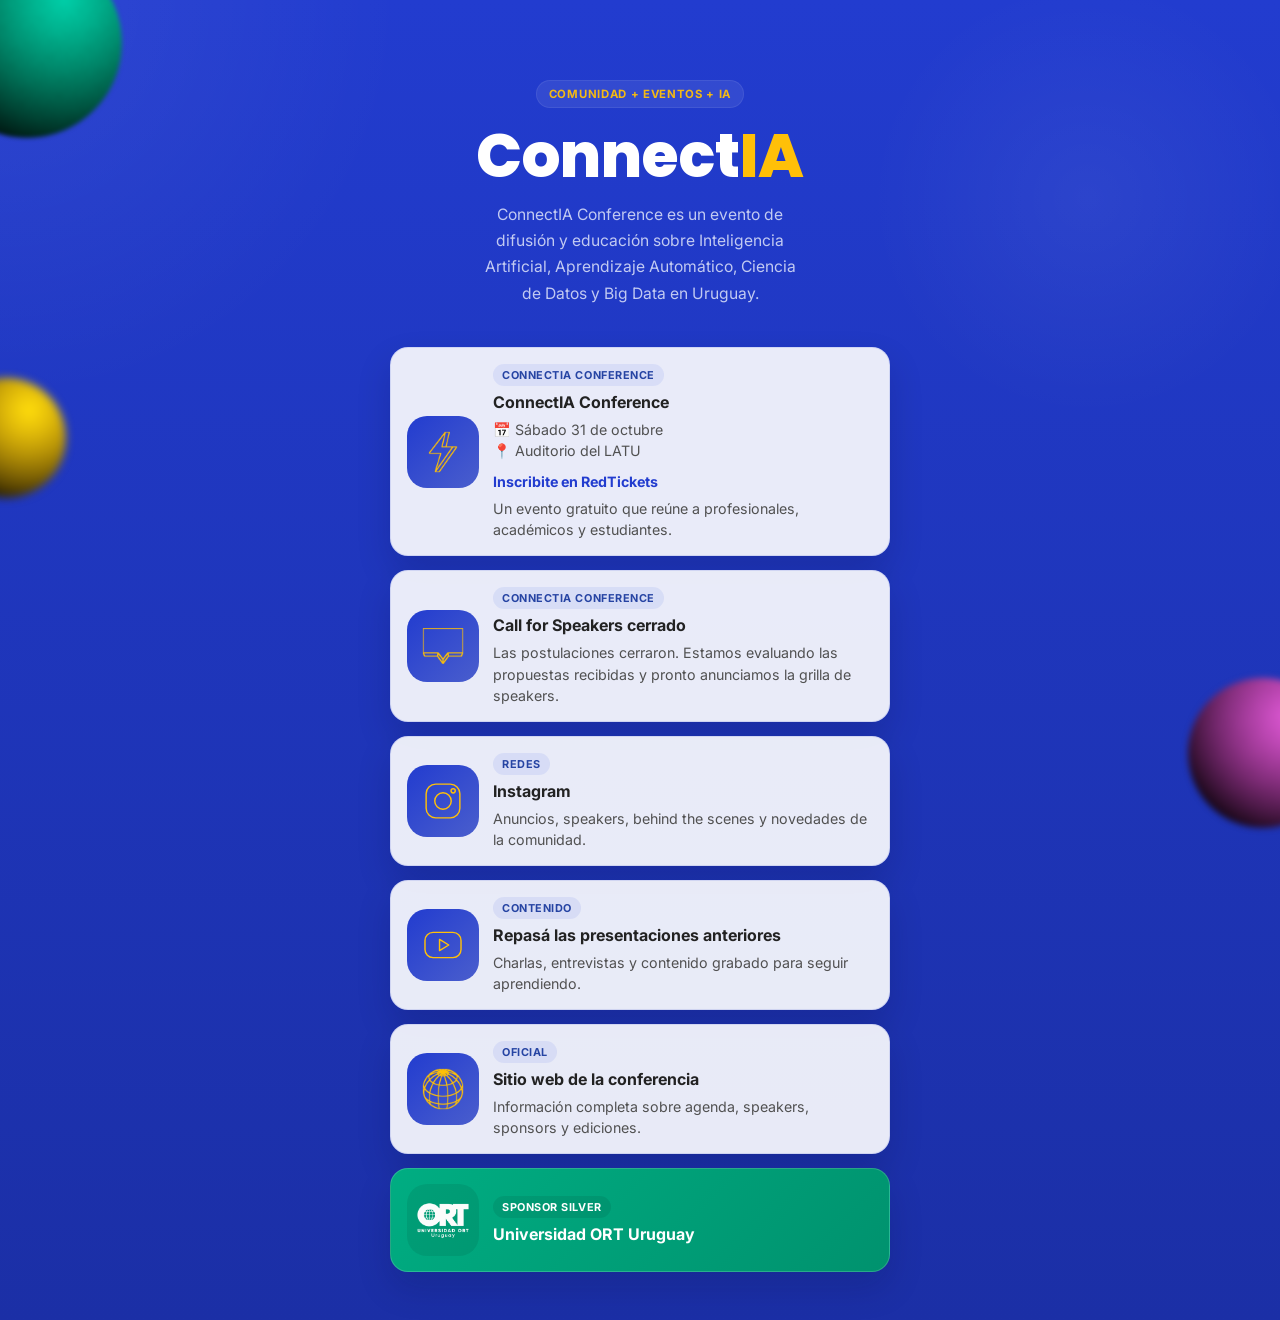
<file: linktree.html>
<!DOCTYPE html>
<html lang="es">
<head>
  <meta charset="UTF-8">
  <meta name="viewport" content="width=device-width, initial-scale=1.0, viewport-fit=cover">
  <meta name="description" content="ConnectIA links">
  <title>ConnectIA | Links</title>
  <link rel="shortcut icon" href="assets/images/favicon.png" type="image/png">
  <link rel="preconnect" href="https://fonts.googleapis.com">
  <link rel="preconnect" href="https://fonts.gstatic.com" crossorigin>
  <link href="https://fonts.googleapis.com/css2?family=Poppins:wght@500;600;700;800&amp;family=Inter:wght@400;500;600;700;800&amp;family=IBM+Plex+Mono:wght@400;500;600&amp;display=swap" rel="stylesheet">
  <style>
    :root {
      --bg: #223CCF;
      --bg-secondary: #1B2FA6;
      --surface-strong: rgba(255, 255, 255, 0.92);
      --text: #f5f7ff;
      --muted: rgba(245, 247, 255, 0.76);
      --heading: #FFC008;
      --card-text: #222222;
      --card-muted: #515151;
      --shadow: 0 16px 34px rgba(8, 12, 49, 0.16);
      --radius-xl: 24px;
      --radius-lg: 18px;
      --max-width: 540px;
      --highlight: #FFC008;
    }

    * {
      box-sizing: border-box;
    }

    html {
      scroll-behavior: smooth;
    }

    body {
      margin: 0;
      min-height: 100vh;
      font-family: "Inter", sans-serif;
      color: var(--text);
      position: relative;
      overflow-x: hidden;
      background:
        radial-gradient(circle at top left, rgba(255, 255, 255, 0.06), transparent 22%),
        radial-gradient(circle at 85% 15%, rgba(255, 255, 255, 0.05), transparent 14%),
        linear-gradient(180deg, var(--bg) 0%, var(--bg-secondary) 100%);
    }

    /* Esferas de marca de fondo */
    body::before,
    body::after {
      content: "";
      position: fixed;
      pointer-events: none;
      z-index: -1;
      background-repeat: no-repeat;
      background-size: contain;
    }

    body::before {
      width: 190px;
      height: 190px;
      top: -52px;
      left: -68px;
      background-image: url("assets/images/brand/sphere-green.png");
      filter: blur(2px);
    }

    body::after {
      width: 150px;
      height: 150px;
      bottom: 8%;
      right: -58px;
      background-image: url("assets/images/brand/sphere-magenta.png");
      filter: blur(3px);
    }

    .page-shell::before {
      content: "";
      position: fixed;
      pointer-events: none;
      z-index: -1;
      width: 120px;
      height: 120px;
      top: 42%;
      left: -54px;
      background: url("assets/images/brand/sphere-yellow.png") no-repeat center / contain;
      filter: blur(4px);
    }

    a {
      color: inherit;
      text-decoration: none;
    }

    .page-shell {
      width: min(100%, var(--max-width));
      margin: 0 auto;
      padding: 22px 16px 40px;
      position: relative;
    }

    .hero {
      padding: 46px 18px 18px;
    }

    .hero-main {
      text-align: center;
    }

    .eyebrow {
      display: inline-flex;
      align-items: center;
      margin-bottom: 18px;
      padding: 6px 12px;
      border-radius: 999px;
      background: rgba(255, 255, 255, 0.08);
      color: rgba(255, 192, 8, 0.95);
      font-size: 0.71rem;
      font-weight: 700;
      letter-spacing: 0.06em;
      text-transform: uppercase;
      border: 1px solid rgba(255, 255, 255, 0.08);
    }

    h1 {
      margin: 0;
      font-family: "Poppins", sans-serif;
      font-size: clamp(2.5rem, 7vw, 3.8rem);
      line-height: 0.98;
      color: #ffffff;
      font-weight: 800;
    }

    .brand-ia {
      color: var(--highlight);
    }

    .bio {
      max-width: 32ch;
      margin: 16px auto 0;
      font-size: 0.98rem;
      line-height: 1.68;
      color: var(--muted);
    }

    .links-section {
      margin-top: 22px;
      display: grid;
      gap: 12px;
    }

    .link-card {
      display: grid;
      grid-template-columns: auto 1fr;
      align-items: center;
      gap: 14px;
      padding: 14px 15px;
      border-radius: 18px;
      background: var(--surface-strong);
      color: var(--card-text);
      box-shadow: var(--shadow);
      border: 1px solid rgba(34, 60, 207, 0.12);
      transition: transform 180ms ease, box-shadow 180ms ease;
    }

    .link-card:hover {
      transform: translateY(-2px);
      box-shadow: 0 18px 38px rgba(8, 12, 49, 0.2);
    }

    .link-card--static:hover {
      transform: none;
      box-shadow: var(--shadow);
    }

    .link-card--silver {
      background: linear-gradient(135deg, #00AD82 0%, #00926E 100%);
      color: #ffffff;
      border-color: rgba(255, 255, 255, 0.16);
    }

    .link-card--silver .link-icon {
      background: rgba(0, 0, 0, 0.08);
    }

    .link-card--silver .link-tag {
      background: rgba(0, 0, 0, 0.08);
      color: #ffffff;
    }

    .link-icon {
      width: 72px;
      height: 72px;
      border-radius: 20px;
      display: grid;
      place-items: center;
      flex-shrink: 0;
      color: var(--highlight);
      background: linear-gradient(135deg, #223CCF 0%, #4A5ECD 100%);
      overflow: hidden;
    }

    .link-icon img {
      width: 100%;
      height: 100%;
      object-fit: cover;
    }

    .link-icon img.ort-logo {
      width: 84%;
      height: 84%;
      object-fit: contain;
    }


    .brand-link-icon {
      width: 96%;
      height: auto;
      object-fit: contain;
    }

    .link-copy {
      min-width: 0;
    }

    .link-tag {
      display: inline-flex;
      margin-bottom: 6px;
      padding: 4px 9px;
      border-radius: 999px;
      background: rgba(23, 54, 209, 0.08);
      color: #2644a3;
      font-size: 0.68rem;
      font-weight: 700;
      letter-spacing: 0.05em;
      text-transform: uppercase;
    }

    .link-title {
      margin: 0;
      font-size: 1rem;
      line-height: 1.32;
      font-weight: 700;
    }

    .link-description {
      margin: 6px 0 0;
      color: var(--card-muted);
      font-size: 0.89rem;
      line-height: 1.48;
    }

    .availability-note {
      display: inline-block;
      margin-top: 10px;
      color: var(--bg);
      font-weight: 700;
    }

    .event-detail {
      display: block;
    }

    .event-summary {
      display: block;
      margin-top: 6px;
    }


    .sr-only {
      position: absolute;
      width: 1px;
      height: 1px;
      padding: 0;
      margin: -1px;
      overflow: hidden;
      clip: rect(0, 0, 0, 0);
      white-space: nowrap;
      border: 0;
    }

    @media (min-width: 700px) {
      .page-shell {
        padding: 28px 20px 48px;
      }

      .hero {
        padding: 52px 26px 18px;
      }

      .links-section {
        gap: 14px;
      }

      .link-card {
        padding: 15px 16px;
      }
    }

    @media (max-width: 480px) {
      .page-shell {
        padding-inline: 12px;
      }

      .hero {
        padding: 36px 8px 10px;
      }

      .bio {
        font-size: 0.98rem;
      }

      .link-card {
        grid-template-columns: 72px 1fr;
        gap: 12px;
        padding: 12px;
        border-radius: 16px;
      }

      .link-icon {
        width: 68px;
        height: 68px;
        border-radius: 18px;
      }

      .link-title {
        font-size: 0.99rem;
      }

      .link-description {
        font-size: 0.86rem;
      }
    }
  </style>
</head>
<body>
  <main class="page-shell">
    <section class="hero">
      <div class="hero-main">
        <div class="eyebrow" id="eyebrow-text">Comunidad + Eventos + IA</div>
        <h1 id="profile-name" style="white-space: nowrap;">Connect<span class="brand-ia">IA</span></h1>
        <p class="bio" id="profile-bio">Conferencia y comunidad para difundir Inteligencia Artificial, Machine Learning, Data Science y Big Data en Uruguay.</p>
      </div>
    </section>

    <section class="links-section" id="links-list"></section>
  </main>

  <script>
    const LINKTREE_CONFIG = {
      theme: {
        bg: "#223CCF",
        bgSecondary: "#1B2FA6",
        surfaceStrong: "rgba(255, 255, 255, 0.9)",
        heading: "#FFC008"
      },
      profile: {
        name: "ConnectIA",
        eyebrow: "Comunidad + Eventos + IA",
        bio: "ConnectIA Conference es un evento de difusión y educación sobre Inteligencia Artificial, Aprendizaje Automático, Ciencia de Datos y Big Data en Uruguay.",
      },
      links: [
        {
          title: "ConnectIA Conference",
          description: "<span class=\"event-detail\">📅 Sábado 31 de octubre</span><span class=\"event-detail\">📍 Auditorio del LATU</span><span class=\"availability-note\">Inscribite en RedTickets</span><span class=\"event-summary\">Un evento gratuito que reúne a profesionales, académicos y estudiantes.</span>",
          url: "https://redtickets.uy/evento/CONNECTIA-2026/32987",
          tag: "ConnectIA Conference",
          icon: "pin"
        },
        {
          title: "Call for Speakers cerrado",
          description: "Las postulaciones cerraron. Estamos evaluando las propuestas recibidas y pronto anunciamos la grilla de speakers.",
          url: "",
          tag: "ConnectIA Conference",
          icon: "microphone"
        },
        {
          title: "Instagram",
          description: "Anuncios, speakers, behind the scenes y novedades de la comunidad.",
          url: "https://instagram.com/connectiauy",
          tag: "Redes",
          icon: "instagram"
        },
        {
          title: "Repasá las presentaciones anteriores",
          description: "Charlas, entrevistas y contenido grabado para seguir aprendiendo.",
          url: "https://www.youtube.com/@connectiauy",
          tag: "Contenido",
          icon: "youtube"
        },
        {
          title: "Sitio web de la conferencia",
          description: "Información completa sobre agenda, speakers, sponsors y ediciones.",
          url: "https://connectia.uy",
          tag: "Oficial",
          icon: "globe"
        },
        {
          title: "Universidad ORT Uruguay",
          description: "",
          url: "https://www.ort.edu.uy/",
          tag: "Sponsor Silver",
          sponsorTier: "silver",
          icon: "ort"
        },
      ]
    };

    const icons = {
      ort: `<img src="assets/images/2026_sponsors/web/ort.png" alt="Universidad ORT Uruguay" class="ort-logo">`,
      instagram: `
        <svg width="46" height="46" viewBox="0 0 24 24" fill="none" aria-hidden="true">
          <rect x="3.2" y="3.2" width="17.6" height="17.6" rx="5" stroke="currentColor" stroke-width="0.75"/>
          <circle cx="12" cy="12" r="4.3" stroke="currentColor" stroke-width="0.75"/>
          <circle cx="17.3" cy="6.7" r="1.1" stroke="currentColor" stroke-width="0.75"/>
        </svg>
      `,
      youtube: `
        <svg width="46" height="46" viewBox="0 0 24 24" fill="none" aria-hidden="true">
          <rect x="2.6" y="5.4" width="18.8" height="13.2" rx="4.2" stroke="currentColor" stroke-width="0.75"/>
          <path d="M10.2 9.1l4.8 2.9-4.8 2.9V9.1z" stroke="currentColor" stroke-width="0.75" stroke-linejoin="round"/>
        </svg>
      `,
      globe: `<img src="assets/images/brand/linktree/icon-globe.png" alt="" class="brand-link-icon">`,
      meetup: `
        <svg width="46" height="46" viewBox="0 0 24 24" fill="none" aria-hidden="true">
          <circle cx="9" cy="9" r="2.25" stroke="currentColor" stroke-width="1.9"/>
          <circle cx="15.5" cy="10.2" r="1.9" stroke="currentColor" stroke-width="1.9"/>
          <path d="M5.2 17.8c.7-2.2 2.5-3.5 4.9-3.5s4.2 1.3 4.9 3.5" stroke="currentColor" stroke-width="1.9" stroke-linecap="round"/>
          <path d="M14.4 15c1.5.2 2.7 1.2 3.3 2.8" stroke="currentColor" stroke-width="1.9" stroke-linecap="round"/>
        </svg>
      `,
      pin: `<img src="assets/images/brand/linktree/icon-flash.png" alt="" class="brand-link-icon">`,
      microphone: `<img src="assets/images/brand/linktree/icon-bubble.png" alt="" class="brand-link-icon">`    };

    const root = document.documentElement;
    const { theme, profile, links } = LINKTREE_CONFIG;

    if (theme) {
      if (theme.bg) root.style.setProperty("--bg", theme.bg);
      if (theme.bgSecondary) root.style.setProperty("--bg-secondary", theme.bgSecondary);
      if (theme.surfaceStrong) root.style.setProperty("--surface-strong", theme.surfaceStrong);
      if (theme.heading) root.style.setProperty("--heading", theme.heading);
    }

    document.getElementById("profile-name").innerHTML = profile.name.replace(/IA/g, '<span class="brand-ia">IA</span>');
    document.getElementById("eyebrow-text").textContent = profile.eyebrow;
    document.getElementById("profile-bio").textContent = profile.bio;

    const linksList = document.getElementById("links-list");
    links.forEach((item) => {
      const card = document.createElement(item.url ? "a" : "div");
      card.className = `link-card${item.url ? "" : " link-card--static"}${item.sponsorTier ? ` link-card--${item.sponsorTier}` : ""}`;
      if (item.url) {
        card.href = item.url;
        card.target = item.url.startsWith("http") ? "_blank" : "_self";
        card.rel = item.url.startsWith("http") ? "noreferrer" : "";
      }

      const icon = document.createElement("div");
      icon.className = "link-icon";
      icon.innerHTML = icons[item.icon] || `<span style="font-weight:700;font-size:1.1rem">${item.iconLabel || ""}</span>`;

      const copy = document.createElement("div");
      copy.className = "link-copy";
      copy.innerHTML = `
        ${item.tag ? `<span class="link-tag">${item.tag}</span>` : ""}
        <h2 class="link-title">${item.title}</h2>
        ${item.description ? `<p class="link-description">${item.description}</p>` : ""}
      `;

      card.append(icon, copy);
      linksList.appendChild(card);
    });

  </script>
</body>
</html>
</file>
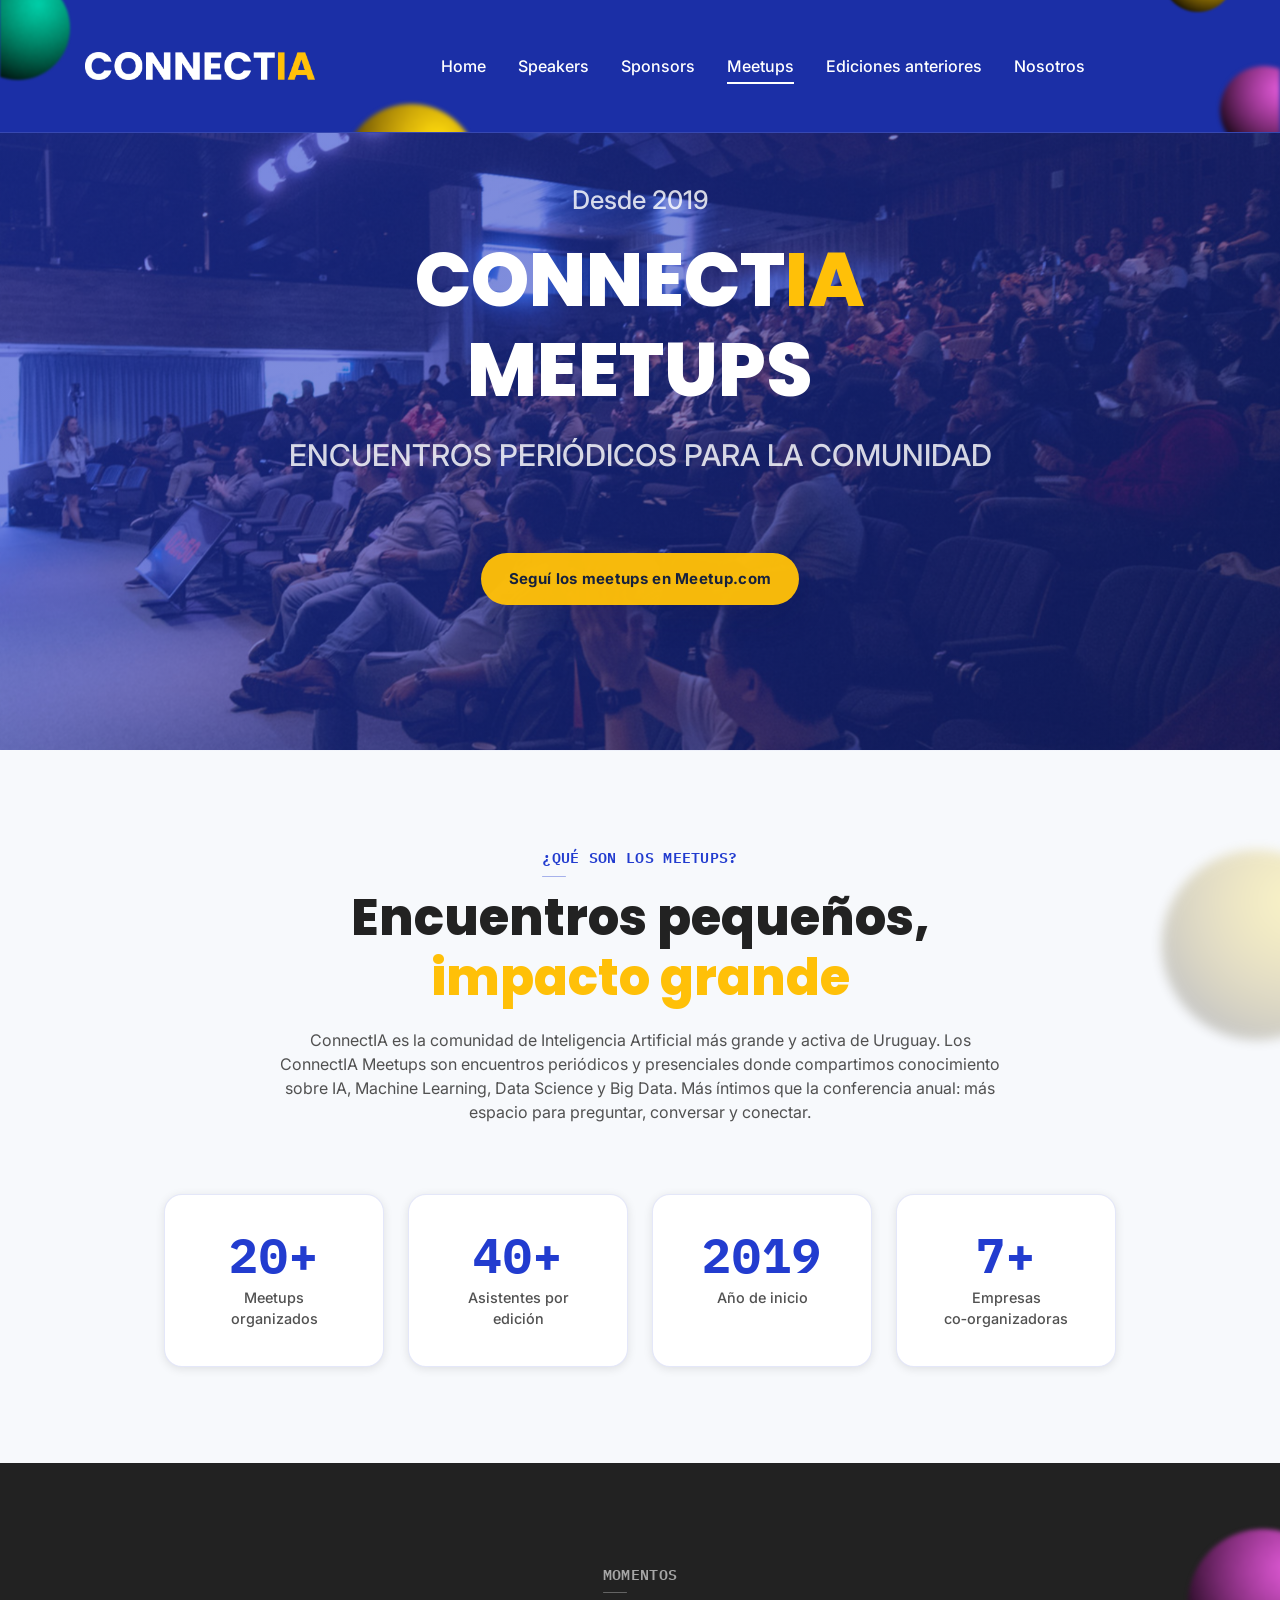
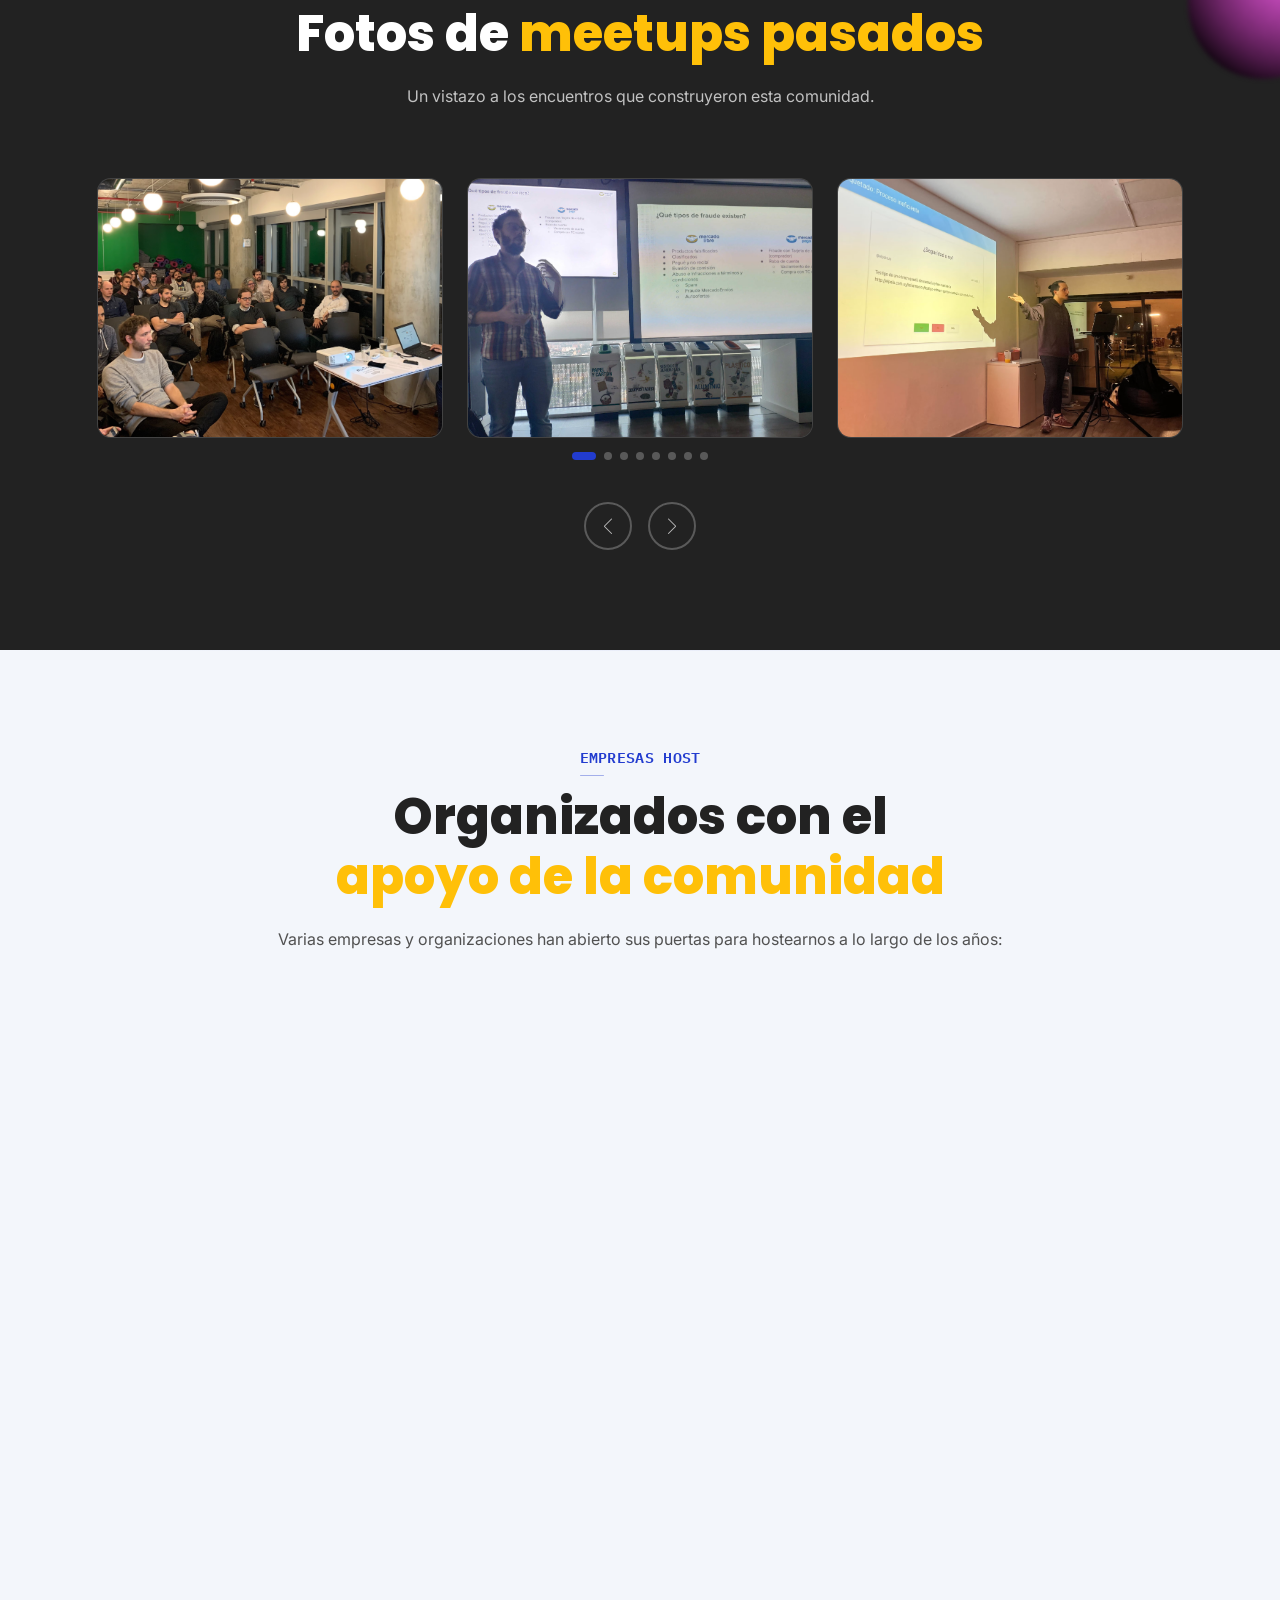
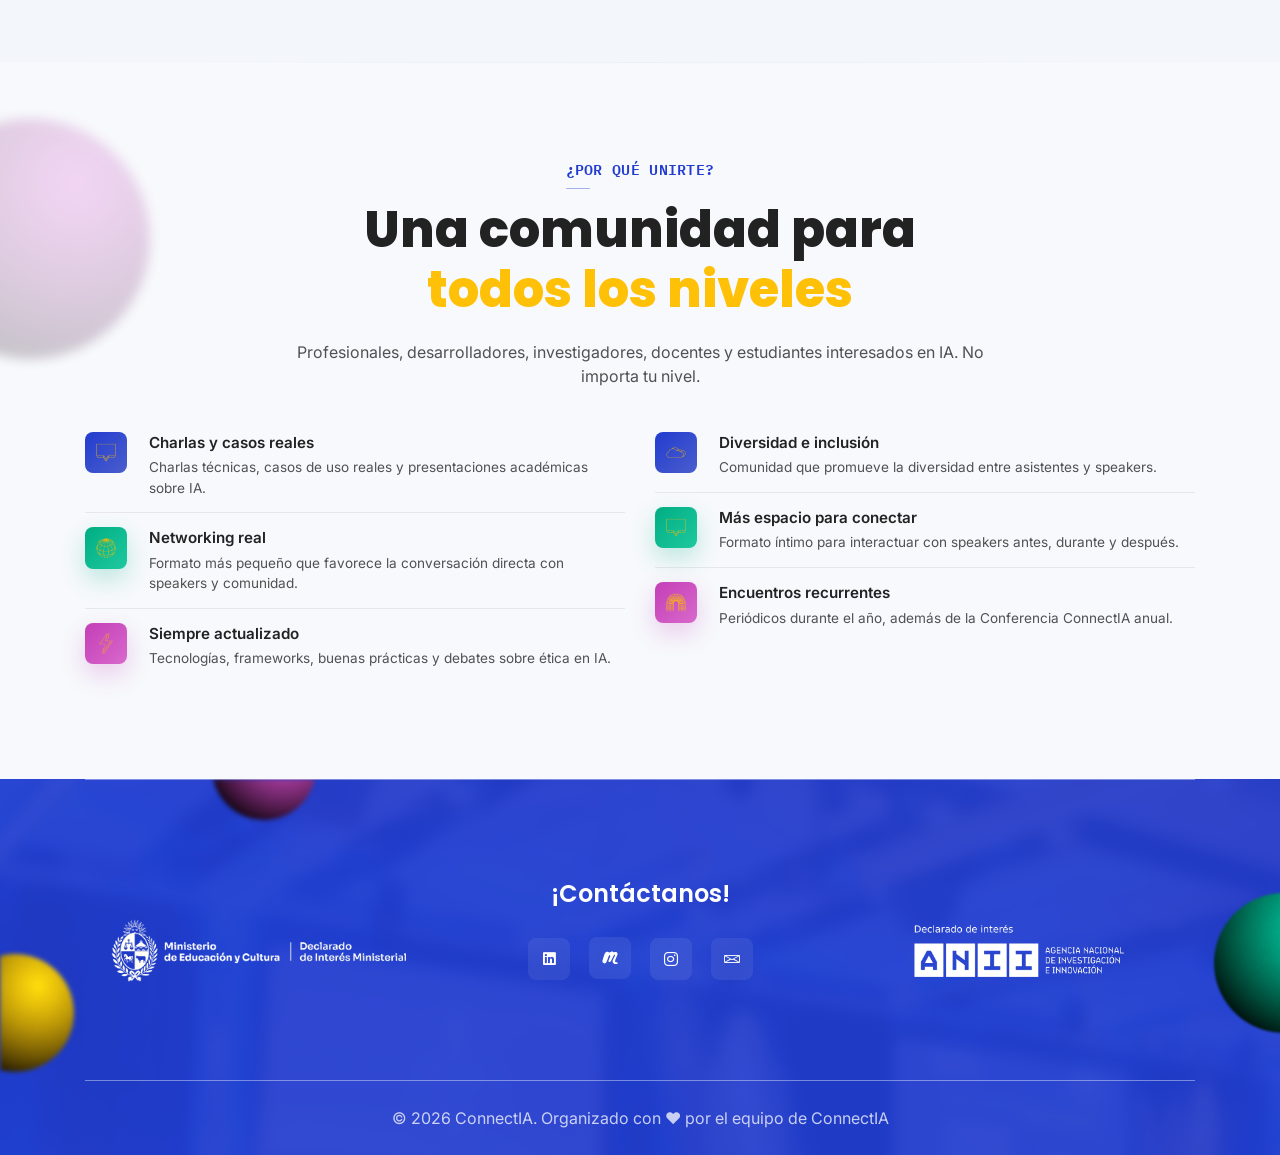
<file: meetups.html>
<!doctype html>
<html lang="es">

<head>

    <!--====== Required meta tags ======-->
    <meta charset="utf-8">
    <meta http-equiv="x-ua-compatible" content="ie=edge">
    <meta name="description" content="ConnectIA Meetups - Encuentros periódicos de la comunidad de IA en Uruguay">
    <meta name="viewport" content="width=device-width, initial-scale=1, shrink-to-fit=no">

    <!--====== Title ======-->
    <title>ConnectIA Meetups</title>

    <!--====== Favicon Icon ======-->
    <link rel="shortcut icon" href="assets/images/favicon.png" type="image/png">

    <!--====== Bootstrap css ======-->
    <link rel="stylesheet" href="assets/css/bootstrap.min.css">

    <!--====== Flaticon css ======-->
    <link rel="stylesheet" href="assets/css/flaticon.css">

    <!--====== Line Icons css ======-->
    <link rel="stylesheet" href="assets/css/LineIcons.css">

    <!--====== Animate css ======-->
    <link rel="stylesheet" href="assets/css/animate.css">

    <!--====== Magnific Popup css ======-->
    <link rel="stylesheet" href="assets/css/magnific-popup.css">

    <!--====== Slick css ======-->
    <link rel="stylesheet" href="assets/css/slick.css">

    <!--====== Default css ======-->
    <link rel="stylesheet" href="assets/css/default.css">

    <!--====== Style css ======-->
    <link rel="stylesheet" href="assets/css/style.css">

    <!--====== Modern CSS ======-->
    <link rel="stylesheet" href="assets/css/modern.css">

    <!--====== Brand css (identidad 2026) ======-->
    <link rel="stylesheet" href="assets/css/brand.css">

    <!-- Google Fonts -->
    <link rel="preconnect" href="https://fonts.googleapis.com">
    <link rel="preconnect" href="https://fonts.gstatic.com" crossorigin>
    <link href="https://fonts.googleapis.com/css2?family=Poppins:wght@500;600;700;800&amp;family=Inter:wght@300;400;500;600;700;800&amp;family=IBM+Plex+Mono:wght@400;500;600&amp;display=swap" rel="stylesheet">

    <style>
        /* ===== MEETUP STATS ===== */
        .meetup-stats-wrap {
            display: flex;
            flex-wrap: wrap;
            gap: 24px;
            justify-content: center;
            margin-top: 50px;
        }

        .meetup-stat-card {
            background: #fff;
            border: 1px solid rgba(34, 60, 207, 0.12);
            border-radius: 18px;
            box-shadow: var(--shadow-light);
            padding: 36px 40px;
            text-align: center;
            flex: 1 1 180px;
            max-width: 220px;
        }

        .meetup-stat-number {
            font-size: 3rem;
            font-weight: 800;
            color: var(--primary-color);
            line-height: 1;
            margin-bottom: 8px;
        }

        .meetup-stat-label {
            color: var(--text-muted);
            font-size: 0.9rem;
            font-weight: 500;
        }

        /* ===== HOST LOGOS ===== */
        .host-logos-wrap {
            display: flex;
            flex-wrap: wrap;
            align-items: center;
            justify-content: center;
            gap: 16px 32px;
            margin-top: 32px;
        }

        .host-logo-tag {
            background: rgba(34, 60, 207, 0.07);
            color: var(--primary-color);
            border-radius: 8px;
            padding: 8px 18px;
            font-weight: 600;
            font-size: 0.9rem;
            border: 1px solid rgba(34, 60, 207, 0.15);
        }

        /* ===== PHOTO CAROUSEL ===== */
        .meetup-carousel-section {
            background: var(--dark-color);
            padding: 100px 0;
            overflow: hidden;
        }

        .meetup-carousel-section .section-subtitle {
            color: rgba(255,255,255,0.6);
        }

        .meetup-carousel-section .section-subtitle::after {
            background: rgba(255,255,255,0.3);
        }

        .meetup-carousel-section .title {
            color: #fff;
        }

        .meetup-carousel-section .text {
            color: rgba(255,255,255,0.7);
        }

        .meetup-photo-carousel {
            margin-top: 50px;
        }

        .meetup-photo-slide {
            padding: 0 12px;
        }

        .meetup-photo-slide .slide-inner {
            border-radius: 14px;
            overflow: hidden;
            aspect-ratio: 4/3;
            position: relative;
            background: rgba(255,255,255,0.05);
            border: 1px solid rgba(255,255,255,0.1);
        }

        .meetup-photo-slide img {
            width: 100%;
            height: 100%;
            object-fit: cover;
            display: block;
            transition: transform 0.4s ease;
        }

        .meetup-photo-slide .slide-inner:hover img {
            transform: scale(1.04);
        }

        .meetup-photo-placeholder {
            display: flex;
            flex-direction: column;
            align-items: center;
            justify-content: center;
            width: 100%;
            height: 100%;
            color: rgba(255,255,255,0.3);
            font-size: 0.85rem;
            gap: 12px;
            text-align: center;
            padding: 20px;
        }

        .meetup-photo-placeholder i {
            font-size: 2.5rem;
            color: rgba(255,255,255,0.15);
        }

        .carousel-nav {
            display: flex;
            align-items: center;
            justify-content: center;
            gap: 16px;
            margin-top: 40px;
        }

        .carousel-btn {
            width: 48px;
            height: 48px;
            border-radius: 50%;
            border: 2px solid rgba(255,255,255,0.25);
            background: transparent;
            color: rgba(255,255,255,0.7);
            cursor: pointer;
            display: flex;
            align-items: center;
            justify-content: center;
            font-size: 1rem;
            transition: var(--transition);
        }

        .carousel-btn:hover {
            background: var(--primary-color);
            border-color: var(--primary-color);
            color: #fff;
        }

        .slick-dots {
            display: flex !important;
            align-items: center;
            justify-content: center;
            gap: 8px;
            list-style: none;
            padding: 0;
            margin: 0;
        }

        .slick-dots li button {
            width: 8px;
            height: 8px;
            border-radius: 50%;
            border: none;
            background: rgba(255,255,255,0.25);
            cursor: pointer;
            font-size: 0;
            padding: 0;
            transition: var(--transition);
        }

        .slick-dots li.slick-active button {
            background: var(--primary-color);
            width: 24px;
            border-radius: 4px;
        }

        /* ===== HOST JOIN CARD ===== */
        .host-join-card {
            background: #fff;
            border: 1px solid rgba(34, 60, 207, 0.12);
            border-radius: 20px;
            box-shadow: var(--shadow-medium);
            padding: 36px 40px;
        }

        .host-join-card h3 {
            font-size: 1.4rem;
            color: var(--dark-color);
        }

        .host-join-benefits {
            list-style: none;
            padding: 0;
            margin: 0;
            display: flex;
            flex-direction: column;
            gap: 7px;
        }

        .host-join-benefits li {
            display: flex;
            align-items: center;
            gap: 10px;
            font-size: 0.92rem;
            color: var(--text-color);
        }

        .host-join-benefits li::before {
            content: "✓";
            color: var(--primary-color);
            font-weight: 700;
            font-size: 0.95rem;
            flex-shrink: 0;
        }

        .host-join-icon-wrap {
            width: 110px;
            height: 110px;
            border-radius: 50%;
            background: rgba(34, 60, 207, 0.07);
            display: flex;
            align-items: center;
            justify-content: center;
            font-size: 3rem;
            color: var(--primary-color);
        }

        /* ===== WHY JOIN COMPACT LIST ===== */
        .why-join-item {
            display: flex;
            align-items: flex-start;
            gap: 14px;
            padding: 14px 0;
            border-bottom: 1px solid rgba(0, 0, 0, 0.07);
        }

        .why-join-item:last-child {
            border-bottom: none;
        }

        .why-join-item > i {
            font-size: 1.25rem;
            color: var(--primary-color);
            flex-shrink: 0;
            margin-top: 3px;
        }

        .why-join-item strong {
            display: block;
            color: var(--dark-color);
            font-weight: 600;
            margin-bottom: 3px;
            font-size: 0.95rem;
        }

        .why-join-item p {
            margin: 0;
            font-size: 0.85rem;
            color: var(--text-muted);
            line-height: 1.5;
        }

        @media (max-width: 767px) {
            .meetup-stat-card {
                max-width: 140px;
                padding: 24px 20px;
            }
            .meetup-stat-number {
                font-size: 2.2rem;
            }
            .host-join-card {
                padding: 28px 22px;
            }
        }
    </style>

</head>

<body>

    <!--====== PRELOADER PART START ======-->
    <div class="preloader">
        <div class="loader">
            <div class="ytp-spinner">
                <div class="ytp-spinner-container">
                    <div class="ytp-spinner-rotator">
                        <div class="ytp-spinner-left">
                            <div class="ytp-spinner-circle"></div>
                        </div>
                        <div class="ytp-spinner-right">
                            <div class="ytp-spinner-circle"></div>
                        </div>
                    </div>
                </div>
            </div>
        </div>
    </div>
    <!--====== PRELOADER PART ENDS ======-->

    <!--====== HEADER PART START ======-->
    <header class="header-area modern-header">
        <div class="navbar-area navbar-two">
            <div class="container">
                <div class="row">
                    <div class="col-lg-12">
                        <nav class="navbar navbar-expand-lg">
                            <a class="navbar-brand" href="index.html">
                                <img src="assets/images/logo.png" alt="ConnectIA Logo">
                            </a>

                            <button class="navbar-toggler" type="button" data-toggle="collapse" data-target="#navbarTwo" aria-controls="navbarTwo" aria-expanded="false" aria-label="Toggle navigation">
                                <span class="toggler-icon"></span>
                                <span class="toggler-icon"></span>
                                <span class="toggler-icon"></span>
                            </button>

                            <div class="collapse navbar-collapse sub-menu-bar" id="navbarTwo">
                                <ul class="navbar-nav m-auto">
                                    <li class="nav-item">
                                        <a href="index.html">Home</a>
                                    </li>
                                    <li class="nav-item">
                                        <a href="evento/index.html">Speakers</a>
                                    </li>
                                    <li class="nav-item">
                                        <a href="index.html#sponsors">Sponsors</a>
                                    </li>
                                    <li class="nav-item active">
                                        <a href="meetups.html">Meetups</a>
                                    </li>
                                    <li class="nav-item">
                                        <a href="ediciones-anteriores.html" style="white-space: nowrap">Ediciones anteriores</a>
                                    </li>
                                    <li class="nav-item">
                                        <a href="nosotros.html">Nosotros</a>
                                    </li>
                                </ul>
                            </div>
                        </nav>
                    </div>
                </div>
            </div>
        </div>

        <div class="header-content-area modern-hero meetups-hero bg_cover d-flex align-items-center" style="background-image: url(assets/images/headers/meetups.png); background-size: cover; background-position: center; min-height: 440px;">
            <div class="container">
                <div class="row justify-content-center">
                    <div class="col-lg-10">
                        <div class="header-content text-center">
                            <h2 class="mt-40 modern-subtitle">Desde 2019</h2>
                            <h1 class="header-title modern-title"><span class="brand-word">Connect<span class="highlight">IA</span></span> Meetups</h1>
                            <h2 class="sub-title modern-subtitle">Encuentros periódicos para la comunidad</h2>
                            <ul class="header-btn">
                                <li>
                                    <a class="main-btn modern-btn hero-cta" href="https://www.meetup.com/montevideo-applied-data-science-and-big-data/" target="_blank">
                                        Seguí los meetups en Meetup.com
                                    </a>
                                </li>
                            </ul>
                        </div>
                    </div>
                </div>
            </div>
        </div>
    </header>
    <!--====== HEADER PART ENDS ======-->

    <!--====== ABOUT MEETUPS PART START ======-->
    <section id="about" class="about-area modern-section pb-70 pt-70">
        <div class="container">
            <div class="row justify-content-center">
                <div class="col-lg-8">
                    <div class="section-title text-center pb-20">
                        <span class="section-subtitle">¿Qué son los meetups?</span>
                        <h2 class="title modern-title">Encuentros pequeños, <span class="highlight">impacto grande</span></h2>
                        <p class="text mt-20">ConnectIA es la comunidad de Inteligencia Artificial más grande y activa de Uruguay. Los ConnectIA Meetups son encuentros periódicos y presenciales donde compartimos conocimiento sobre IA, Machine Learning, Data Science y Big Data. Más íntimos que la conferencia anual: más espacio para preguntar, conversar y conectar.</p>
                    </div>
                </div>
            </div>

            <div class="meetup-stats-wrap wow fadeInUp" data-wow-duration="1s">
                <div class="meetup-stat-card">
                    <div class="meetup-stat-number">20+</div>
                    <div class="meetup-stat-label">Meetups organizados</div>
                </div>
                <div class="meetup-stat-card">
                    <div class="meetup-stat-number">40+</div>
                    <div class="meetup-stat-label">Asistentes por edición</div>
                </div>
                <div class="meetup-stat-card">
                    <div class="meetup-stat-number">2019</div>
                    <div class="meetup-stat-label">Año de inicio</div>
                </div>
                <div class="meetup-stat-card">
                    <div class="meetup-stat-number">7+</div>
                    <div class="meetup-stat-label">Empresas co&#8209;organizadoras</div>
                </div>
            </div>

        </div>
    </section>
    <!--====== ABOUT MEETUPS PART ENDS ======-->

    <!--====== PHOTO CAROUSEL PART START ======-->
    <section class="meetup-carousel-section">
        <div class="container">
            <div class="row justify-content-center">
                <div class="col-lg-8">
                    <div class="section-title text-center pb-20">
                        <span class="section-subtitle">Momentos</span>
                        <h2 class="title modern-title">Fotos de <span class="highlight">meetups pasados</span></h2>
                        <p class="text">Un vistazo a los encuentros que construyeron esta comunidad.</p>
                    </div>
                </div>
            </div>

            <div class="meetup-photo-carousel" id="meetupCarousel">
                <div class="meetup-photo-slide">
                    <div class="slide-inner">
                        <img src="assets/images/meetups/meetup-01.jpg" alt="ConnectIA Meetup">
                    </div>
                </div>
                <div class="meetup-photo-slide">
                    <div class="slide-inner">
                        <img src="assets/images/meetups/meetup-02.jpg" alt="ConnectIA Meetup">
                    </div>
                </div>
                <div class="meetup-photo-slide">
                    <div class="slide-inner">
                        <img src="assets/images/meetups/meetup-03.jpg" alt="ConnectIA Meetup">
                    </div>
                </div>
                <div class="meetup-photo-slide">
                    <div class="slide-inner">
                        <img src="assets/images/meetups/meetup-04.jpg" alt="ConnectIA Meetup">
                    </div>
                </div>
                <div class="meetup-photo-slide">
                    <div class="slide-inner">
                        <img src="assets/images/meetups/meetup-05.jpg" alt="ConnectIA Meetup">
                    </div>
                </div>
                <div class="meetup-photo-slide">
                    <div class="slide-inner">
                        <img src="assets/images/meetups/meetup-06.jpg" alt="ConnectIA Meetup">
                    </div>
                </div>
                <div class="meetup-photo-slide">
                    <div class="slide-inner">
                        <img src="assets/images/meetups/meetup-07.jpg" alt="ConnectIA Meetup">
                    </div>
                </div>
                <div class="meetup-photo-slide">
                    <div class="slide-inner">
                        <img src="assets/images/meetups/meetup-08.jpg" alt="ConnectIA Meetup">
                    </div>
                </div>
            </div>

            <div class="carousel-nav">
                <button class="carousel-btn" id="carouselPrev" aria-label="Anterior">
                    <i class="lni-chevron-left"></i>
                </button>
                <button class="carousel-btn" id="carouselNext" aria-label="Siguiente">
                    <i class="lni-chevron-right"></i>
                </button>
            </div>

        </div>
    </section>
    <!--====== PHOTO CAROUSEL PART ENDS ======-->

    <!--====== HOST SECTION START ======-->
    <section class="modern-section pt-80 pb-80 gray-bg">
        <div class="container">
            <div class="row justify-content-center">
                <div class="col-lg-8">
                    <div class="section-title text-center pb-20">
                        <span class="section-subtitle">Empresas host</span>
                        <h2 class="title modern-title">Organizados con el <span class="highlight">apoyo de la comunidad</span></h2>
                        <p class="text">Varias empresas y organizaciones han abierto sus puertas para hostearnos a lo largo de los años:</p>
                    </div>
                    <div class="host-logos-wrap wow fadeInUp" data-wow-duration="1s">
                        <span class="host-logo-tag">Rootstrap</span>
                        <span class="host-logo-tag">Xmartlabs</span>
                        <span class="host-logo-tag">Universidad ORT</span>
                        <span class="host-logo-tag">Globant</span>
                        <span class="host-logo-tag">PedidosYa</span>
                        <span class="host-logo-tag">Mercado Libre</span>
                        <span class="host-logo-tag">Digital Sense</span>
                        <span class="host-logo-tag">Netlabs</span>
                        <span class="host-logo-tag">SunnyData</span>
                    </div>
                </div>
            </div>

            <div class="row justify-content-center mt-50">
                <div class="col-lg-10">
                    <div class="host-join-card wow fadeInUp" data-wow-duration="1s">
                        <div class="row align-items-center">
                            <div class="col-lg-8">
                                <span class="section-subtitle">¿Querés ser el próximo?</span>
                                <h3 class="modern-title mt-10">Hosteá un meetup en tu empresa</h3>
                                <p class="text mt-10">Ponés el espacio, la comunidad pone las ganas.</p>
                                <ul class="host-join-benefits mt-20">
                                    <li>Visibilidad ante ~40 profesionales de IA</li>
                                    <li>Contacto directo con talento del sector</li>
                                    <li>Espacio para presentar tu empresa</li>
                                    <li>Difusión en redes y newsletter</li>
                                </ul>
                                <a class="main-btn modern-btn mt-30" href="mailto:info@connectia.uy?subject=Quiero hostear un ConnectIA Meetup">
                                    Contactanos para ser host
                                </a>
                            </div>
                            <div class="col-lg-4 d-none d-lg-flex align-items-center justify-content-center">
                                <div class="host-join-icon-wrap">
                                    <img src="assets/images/brand/icon-cloud.png" alt="" class="brand-icon">
                                </div>
                            </div>
                        </div>
                    </div>
                </div>
            </div>
        </div>
    </section>
    <!--====== HOST SECTION ENDS ======-->

    <!--====== WHY JOIN PART START ======-->
    <section class="features-area modern-section pt-70 pb-80">
        <div class="container">
            <div class="row justify-content-center">
                <div class="col-lg-8">
                    <div class="section-title text-center pb-10">
                        <span class="section-subtitle">¿Por qué unirte?</span>
                        <h2 class="title modern-title">Una comunidad para <span class="highlight">todos los niveles</span></h2>
                        <p class="text">Profesionales, desarrolladores, investigadores, docentes y estudiantes interesados en IA. No importa tu nivel.</p>
                    </div>
                </div>
            </div>
            <div class="row mt-20">
                <div class="col-md-6">
                    <div class="why-join-item">
                        <img src="assets/images/brand/icon-bubble.png" alt="" class="brand-icon brand-icon--inline">
                        <div>
                            <strong>Charlas y casos reales</strong>
                            <p>Charlas técnicas, casos de uso reales y presentaciones académicas sobre IA.</p>
                        </div>
                    </div>
                    <div class="why-join-item">
                        <img src="assets/images/brand/icon-globe.png" alt="" class="brand-icon brand-icon--inline">
                        <div>
                            <strong>Networking real</strong>
                            <p>Formato más pequeño que favorece la conversación directa con speakers y comunidad.</p>
                        </div>
                    </div>
                    <div class="why-join-item">
                        <img src="assets/images/brand/icon-flash.png" alt="" class="brand-icon brand-icon--inline">
                        <div>
                            <strong>Siempre actualizado</strong>
                            <p>Tecnologías, frameworks, buenas prácticas y debates sobre ética en IA.</p>
                        </div>
                    </div>
                </div>
                <div class="col-md-6">
                    <div class="why-join-item">
                        <img src="assets/images/brand/icon-cloud.png" alt="" class="brand-icon brand-icon--inline">
                        <div>
                            <strong>Diversidad e inclusión</strong>
                            <p>Comunidad que promueve la diversidad entre asistentes y speakers.</p>
                        </div>
                    </div>
                    <div class="why-join-item">
                        <img src="assets/images/brand/icon-bubble.png" alt="" class="brand-icon brand-icon--inline">
                        <div>
                            <strong>Más espacio para conectar</strong>
                            <p>Formato íntimo para interactuar con speakers antes, durante y después.</p>
                        </div>
                    </div>
                    <div class="why-join-item">
                        <img src="assets/images/brand/icon-spring.png" alt="" class="brand-icon brand-icon--inline">
                        <div>
                            <strong>Encuentros recurrentes</strong>
                            <p>Periódicos durante el año, además de la Conferencia ConnectIA anual.</p>
                        </div>
                    </div>
                </div>
            </div>

        </div>
    </section>
    <!--====== WHY JOIN PART ENDS ======-->

    <!--====== FOOTER PART START ======-->
    <section id="footer" class="footer-area modern-footer bg_cover" style="background-image: url(assets/images/footer.jpg)">
        <div class="footer-widget">
            <div class="container">
                <div class="widget pt-60 pb-80">
                    <div class="row align-items-center">
                        <div class="col-lg-4">
                            <img src="assets/images/logoMec2.png" alt="Declarado de interés ministerial" style="height: 80px; width: auto; margin: 0 auto; margin-top: 60px; display: block;">
                        </div>
                        <div class="col-lg-4">
                            <div class="footer-contact mt-40">
                                <h5 class="f-title" style="font-size: 24px;text-align: center; margin-bottom: 28px;">¡Contáctanos!</h5>
                                <ul class="social" style="display: block; margin: 20px auto; width: fit-content;">
                                    <li><a target="_blank" href="https://www.linkedin.com/company/connectiauy/"><i class="lni-linkedin-original"></i></a></li>
                                    <li><a href="https://www.meetup.com/montevideo-applied-data-science-and-big-data/"><svg height="16" viewBox="-23.1 0 997.9 826.1" width="16" xmlns="http://www.w3.org/2000/svg">
                                                <path d="m879 678.2c37.4 5.2 74.3 10.3 80.2 47.9 15.6 100-178.3 62.8-222.7 41.1-69.5-34.1-111.7-112-93.6-188.9 6.9-29.7 44.6-106.7 80-179.2 33.2-67.9 64.4-131.8 66.8-149.2 4.8-36.9-14.8-40-27.1-40.6-15.8-.8-28.3 6.9-43.8 30.3-9.8 14.7-88.6 171-141.2 275.5-23.9 47.3-42.3 84-46.7 92.1-24.8 46.8-56 58.1-87.3 56.4-45.8-2.4-66.7-26.9-60.1-71 1.8-11.8 24.1-66.4 48.2-125.4 28.4-69.8 59.5-145.8 62.3-165.2 3.2-22.1-1.2-45.5-23-56.7-22-11.3-47.8 5.9-55.6 19-5.1 8.6-40.3 98.1-77.4 192.5-41 104.1-84.3 214.1-92.3 228.6-26.4 48.2-54.3 63.5-96.2 65.5-99.1 4.7-172.6-76.9-140.2-176.8 2.7-8.3 8.1-26.6 15.6-51.6 32.7-109.6 103.3-346.5 142.6-416.5 32.5-57.8 122.8-101.6 185.4-74.5 20.5 8.9 46.1 21.1 65.4 30.4 11.2 5.4 20.3 9.7 25.1 11.9 26.8 11.9 55.3-14.8 70.6-29.2 2.2-2 4.1-3.8 5.7-5.2q2.3-2 4.5-4c11.4-10 22.7-19.9 36.6-25.8 15.7-6.8 40.4-9.6 59.5-6.8 19.2 2.8 30.6 10.1 37.7 15.8 11.8 9.4 19.8 17.1 29.9 26.8l6.2 5.9c18.4 17.5 32 9.2 41.9 3.2l2.6-1.5.5-.3c17.1-10 30.9-18 81.8-17.1 52.9.9 113.7 19.9 126.4 110.1 6.8 48.7-31.7 134.6-71.7 223.9-42.4 94.5-86.4 192.8-80 254.4 4.6 43.3 44.2 48.8 83.4 54.2z" fill="#ffffff"></path>
                                            </svg></a></li>
                                    <li><a target="_blank" href="https://www.instagram.com/connectiauy/"><i class="lni-instagram-original"></i></a></li>
                                    <li><a target="_blank" href="mailto:info@connectia.uy"><i class="lni-envelope"></i></a></li>
                                </ul>
                            </div>
                        </div>
                        <div class="col-lg-4">
                            <img src="assets/images/anii-apoyo.png" alt="Declarado de interés por la ANII" style="height: 80px; width: auto; margin: 0 auto; margin-top: 60px; display: block;">
                        </div>
                    </div>
                </div>
            </div>
        </div>

        <div class="footer-copyright">
            <div class="container">
                <div class="row">
                    <div class="col-lg-12">
                        <div class="copyright text-center">
                            <p class="text">© 2026 ConnectIA. Organizado con ❤️ por el equipo de ConnectIA</p>
                        </div>
                    </div>
                </div>
            </div>
        </div>
    </section>
    <!--====== FOOTER PART ENDS ======-->

    <!--====== BACK TOP TOP PART START ======-->
    <a href="#" class="back-to-top modern-back-to-top"><i class="lni-chevron-up"></i></a>
    <!--====== BACK TOP TOP PART ENDS ======-->

    <!--====== jquery js ======-->
    <script src="assets/js/vendor/modernizr-3.6.0.min.js"></script>
    <script src="assets/js/vendor/jquery-1.12.4.min.js"></script>

    <!--====== Bootstrap js ======-->
    <script src="assets/js/bootstrap.min.js"></script>
    <script src="assets/js/popper.min.js"></script>

    <!--====== Counter Up js ======-->
    <script src="assets/js/waypoints.min.js"></script>
    <script src="assets/js/jquery.counterup.min.js"></script>

    <!--====== Slick js ======-->
    <script src="assets/js/slick.min.js"></script>

    <!--====== Magnific Popup js ======-->
    <script src="assets/js/jquery.magnific-popup.min.js"></script>

    <!--====== Scrolling Nav js ======-->
    <script src="assets/js/jquery.easing.min.js"></script>
    <script src="assets/js/scrolling-nav.js"></script>

    <!--====== wow js ======-->
    <script src="assets/js/wow.min.js"></script>

    <!--====== Ajax Contact js ======-->
    <script src="assets/js/ajax-contact.js"></script>

    <!--====== Main js ======-->
    <script src="assets/js/main.js"></script>

    <script>
        $(document).ready(function () {
            $('#meetupCarousel').slick({
                slidesToShow: 3,
                slidesToScroll: 1,
                autoplay: true,
                autoplaySpeed: 3500,
                dots: true,
                arrows: false,
                infinite: true,
                speed: 600,
                cssEase: 'cubic-bezier(0.4, 0, 0.2, 1)',
                responsive: [
                    {
                        breakpoint: 992,
                        settings: { slidesToShow: 2 }
                    },
                    {
                        breakpoint: 576,
                        settings: { slidesToShow: 1 }
                    }
                ]
            });

            $('#carouselPrev').click(function () {
                $('#meetupCarousel').slick('slickPrev');
            });

            $('#carouselNext').click(function () {
                $('#meetupCarousel').slick('slickNext');
            });
        });
    </script>

</body>
</html>
</file>
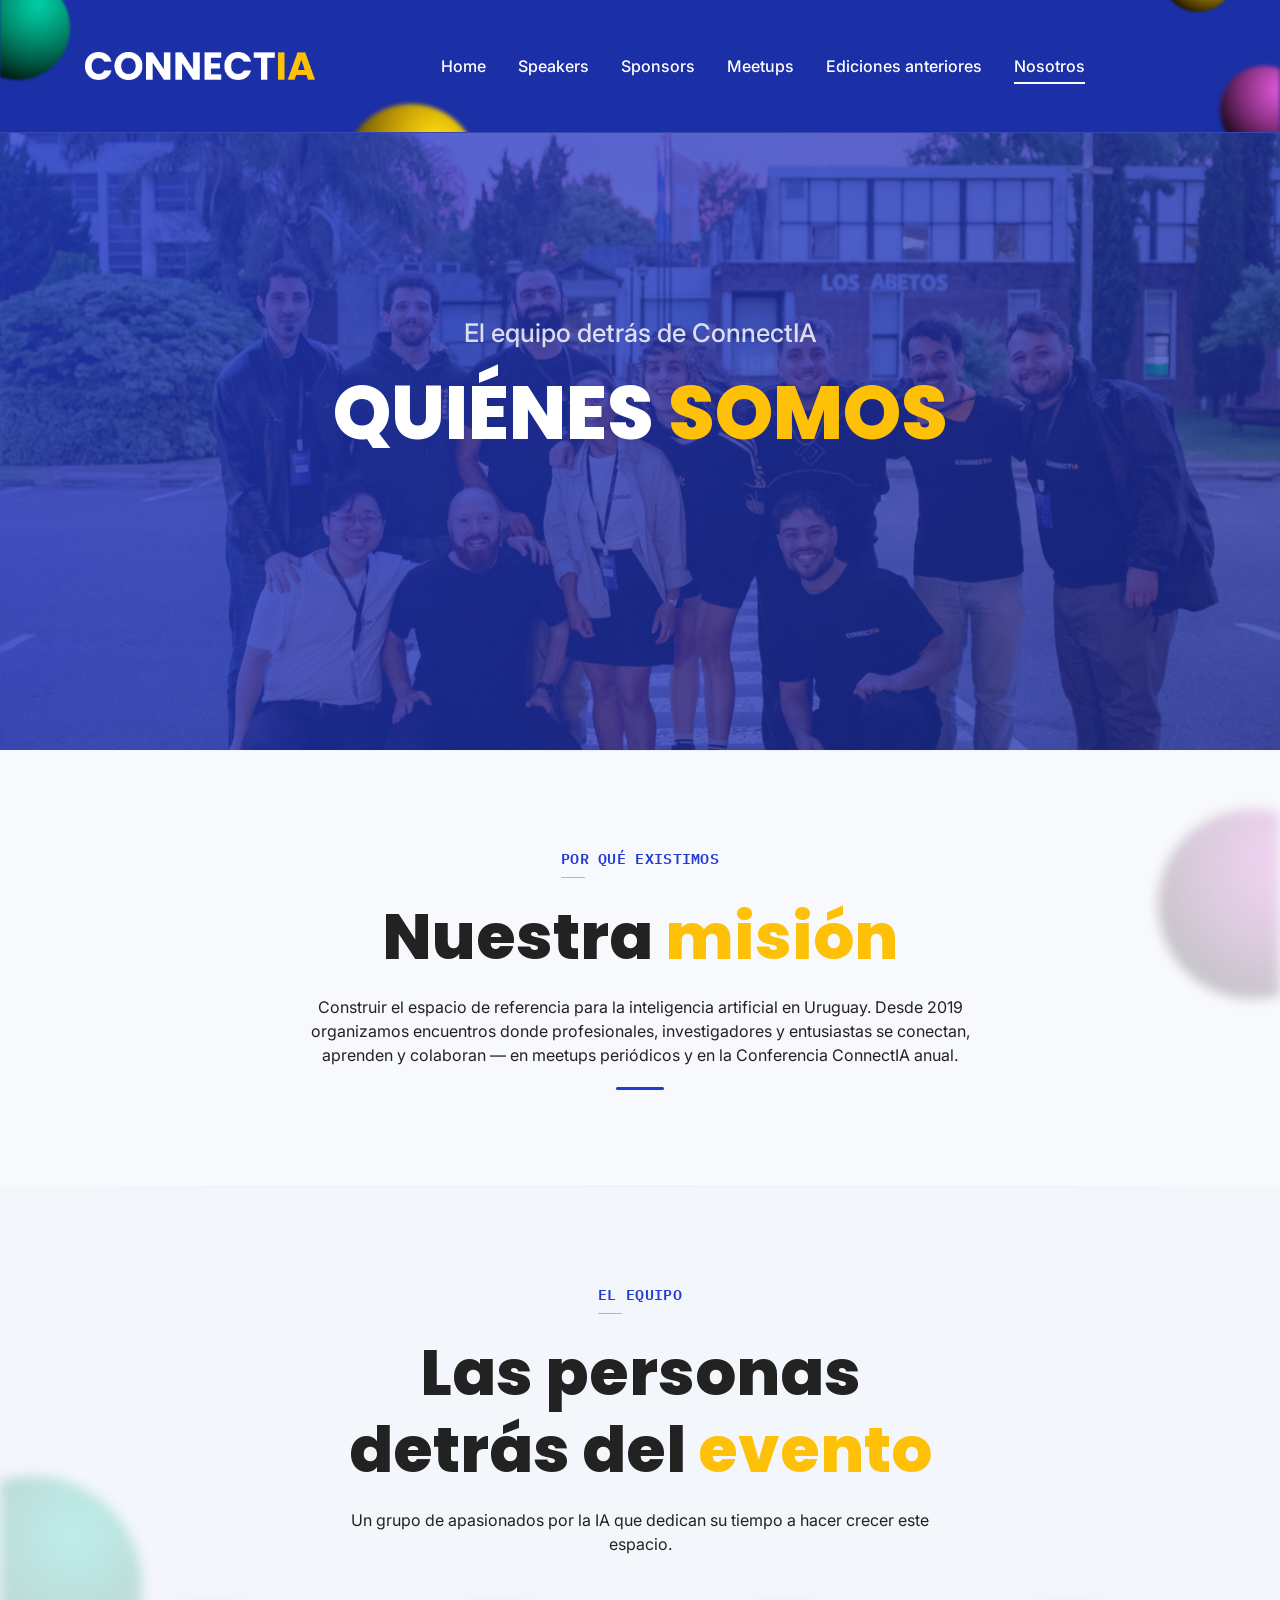
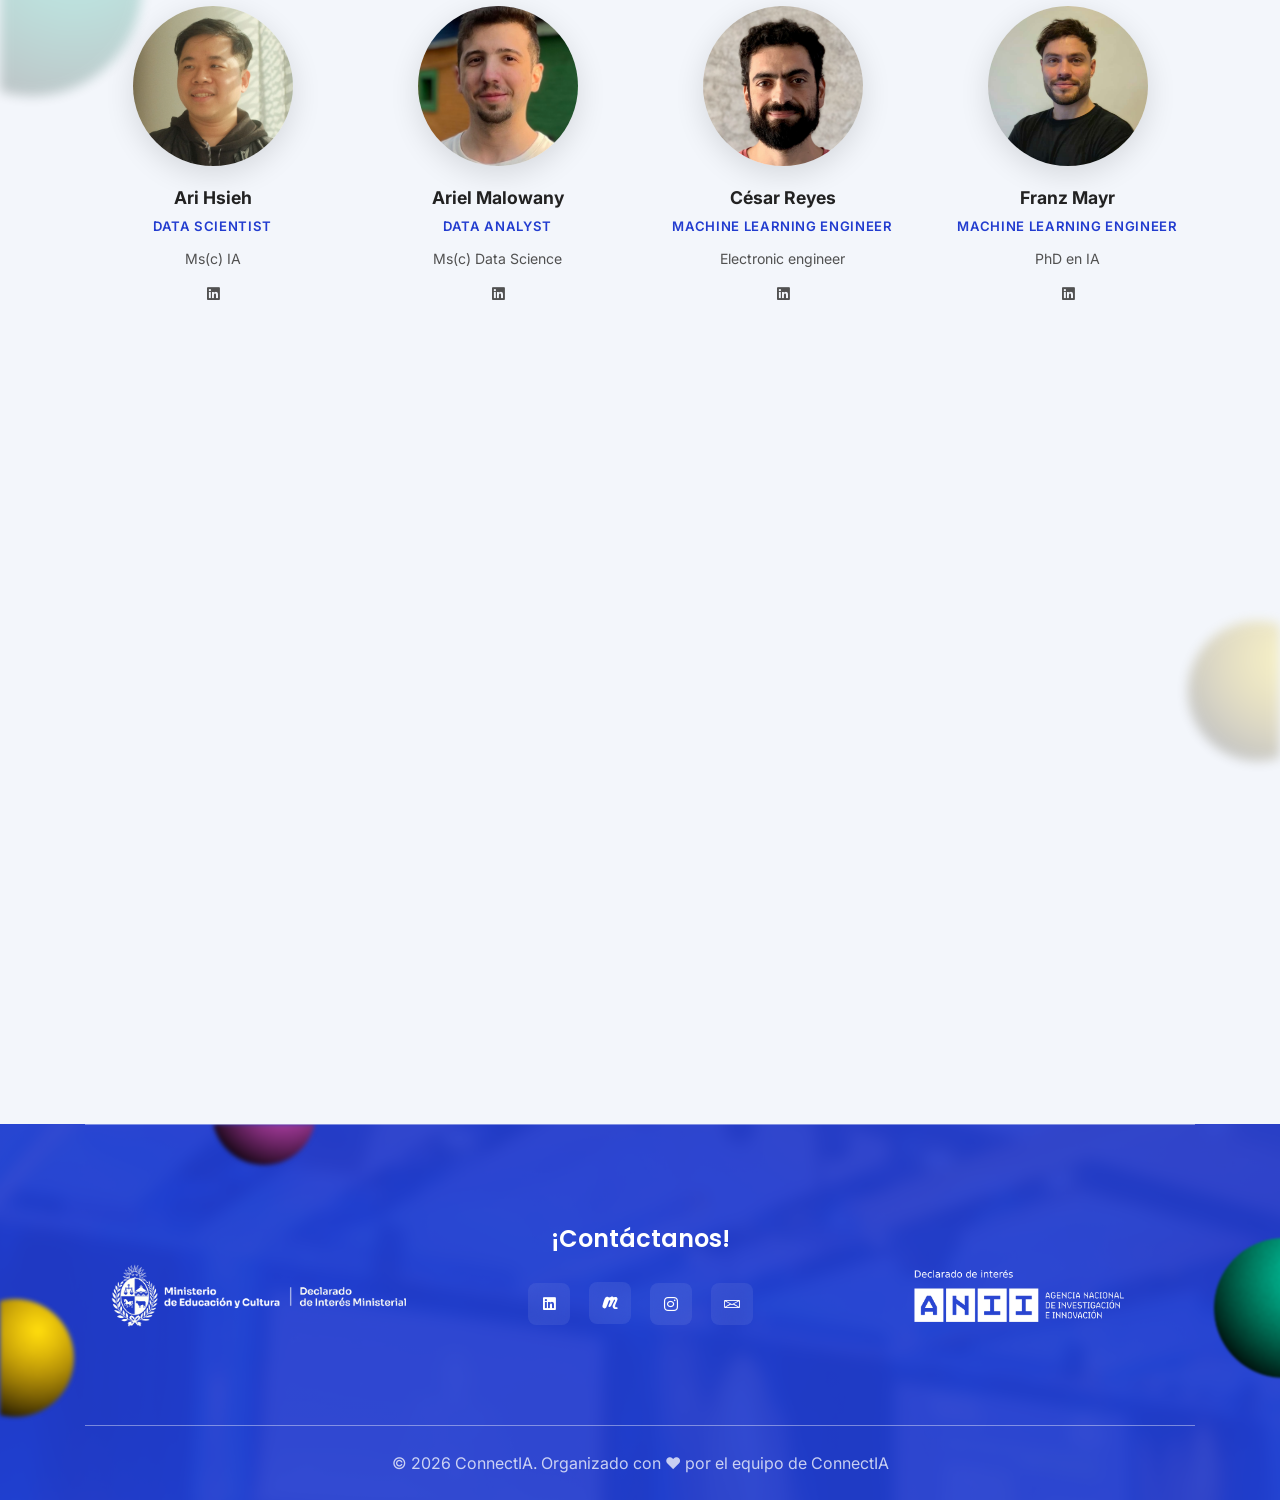
<file: nosotros.html>
<!doctype html>
<html lang="es">

<head>
    <meta charset="utf-8">
    <meta http-equiv="x-ua-compatible" content="ie=edge">
    <meta name="description" content="ConnectIA - Quiénes somos">
    <meta name="viewport" content="width=device-width, initial-scale=1, shrink-to-fit=no">
    <title>Nosotros – ConnectIA</title>
    <link rel="shortcut icon" href="assets/images/favicon.png" type="image/png">
    <link rel="stylesheet" href="assets/css/bootstrap.min.css">
    <link rel="stylesheet" href="assets/css/flaticon.css">
    <link rel="stylesheet" href="assets/css/LineIcons.css">
    <link rel="stylesheet" href="assets/css/animate.css">
    <link rel="stylesheet" href="assets/css/magnific-popup.css">
    <link rel="stylesheet" href="assets/css/slick.css">
    <link rel="stylesheet" href="assets/css/default.css">
    <link rel="stylesheet" href="assets/css/style.css">
    <link rel="stylesheet" href="assets/css/modern.css">

    <!--====== Brand css (identidad 2026) ======-->
    <link rel="stylesheet" href="assets/css/brand.css">
    <link rel="preconnect" href="https://fonts.googleapis.com">
    <link rel="preconnect" href="https://fonts.gstatic.com" crossorigin>
    <link href="https://fonts.googleapis.com/css2?family=Poppins:wght@500;600;700;800&amp;family=Inter:wght@300;400;500;600;700;800&amp;family=IBM+Plex+Mono:wght@400;500;600&amp;display=swap" rel="stylesheet">

    <style>
        /* ── Team grid ── */
        .team-card {
            text-align: center;
            margin-bottom: 40px;
        }
        .team-photo-wrap {
            position: relative;
            width: 160px;
            height: 160px;
            margin: 0 auto 20px;
            border-radius: 50%;
            overflow: hidden;
            box-shadow: var(--shadow-medium);
        }
        .team-photo-wrap img {
            width: 100%;
            height: 100%;
            object-fit: cover;
        }
        .team-photo-placeholder {
            width: 100%;
            height: 100%;
            background: linear-gradient(135deg, #e0e0e0 0%, #c4c4c4 100%);
            display: flex;
            align-items: center;
            justify-content: center;
            font-size: 1.4rem;
            font-weight: 700;
            color: #888;
            letter-spacing: 0.05em;
        }
        .team-name {
            font-size: 1.1rem;
            font-weight: 700;
            color: var(--dark-color);
            margin-bottom: 4px;
        }
        .team-role {
            font-size: 0.82rem;
            font-weight: 600;
            color: var(--primary-color);
            text-transform: uppercase;
            letter-spacing: 0.05em;
            margin-bottom: 10px;
        }
        .team-bio {
            font-size: 0.88rem;
            color: var(--text-muted);
            line-height: 1.6;
            max-width: 260px;
            margin: 0 auto;
        }
        .team-social {
            margin-top: 12px;
        }
        .team-social a {
            color: var(--text-muted);
            font-size: 1rem;
            margin: 0 4px;
            transition: color 0.2s;
        }
        .team-social a:hover {
            color: var(--primary-color);
        }

        .mission-divider {
            width: 48px;
            height: 3px;
            background: var(--primary-color);
            border-radius: 2px;
            margin: 20px auto 0;
        }
    </style>
</head>

<body>

    <div class="preloader">
        <div class="loader">
            <div class="ytp-spinner">
                <div class="ytp-spinner-container">
                    <div class="ytp-spinner-rotator">
                        <div class="ytp-spinner-left">
                            <div class="ytp-spinner-circle"></div>
                        </div>
                        <div class="ytp-spinner-right">
                            <div class="ytp-spinner-circle"></div>
                        </div>
                    </div>
                </div>
            </div>
        </div>
    </div>

    <!--====== HEADER ======-->
    <header class="header-area modern-header">
        <div class="navbar-area navbar-two">
            <div class="container">
                <div class="row">
                    <div class="col-lg-12">
                        <nav class="navbar navbar-expand-lg">
                            <a class="navbar-brand" href="index.html">
                                <img src="assets/images/logo.png" alt="ConnectIA Logo">
                            </a>
                            <button class="navbar-toggler" type="button" data-toggle="collapse" data-target="#navbarTwo" aria-controls="navbarTwo" aria-expanded="false" aria-label="Toggle navigation">
                                <span class="toggler-icon"></span>
                                <span class="toggler-icon"></span>
                                <span class="toggler-icon"></span>
                            </button>
                            <div class="collapse navbar-collapse sub-menu-bar" id="navbarTwo">
                                <ul class="navbar-nav m-auto">
                                    <li class="nav-item">
                                        <a href="index.html">Home</a>
                                    </li>
                                    <li class="nav-item">
                                        <a href="evento/index.html">Speakers</a>
                                    </li>
                                    <li class="nav-item">
                                        <a href="index.html#sponsors">Sponsors</a>
                                    </li>
                                    <li class="nav-item">
                                        <a href="meetups.html">Meetups</a>
                                    </li>
                                    <li class="nav-item">
                                        <a href="ediciones-anteriores.html" style="white-space: nowrap">Ediciones anteriores</a>
                                    </li>
                                    <li class="nav-item active">
                                        <a href="nosotros.html">Nosotros</a>
                                    </li>
                                </ul>
                            </div>
                        </nav>
                    </div>
                </div>
            </div>
        </div>

        <div class="header-content-area modern-hero nosotros-hero bg_cover d-flex align-items-center" style="background-image: url(assets/images/about-us/about-us.png); min-height: 600px; background-size: cover; background-position: center;">
            <div class="container">
                <div class="row justify-content-center">
                    <div class="col-lg-8">
                        <div class="header-content text-center">
                            <h2 class="mt-40 modern-subtitle">El equipo detrás de ConnectIA</h2>
                            <h1 class="header-title modern-title">Quiénes <span class="highlight"> somos</span></h1>
                        </div>
                    </div>
                </div>
            </div>
        </div>
    </header>
    <!--====== HEADER ENDS ======-->

    <!--====== MISSION ======-->
    <section class="mission-area modern-section pt-80 pb-70">
        <div class="container">
            <div class="row justify-content-center">
                <div class="col-lg-8 text-center wow fadeInUp" data-wow-duration="1s">
                    <span class="section-subtitle">Por qué existimos</span>
                    <h2 class="title modern-title mt-10">Nuestra <span class="highlight">misión</span></h2>
                    <p class="text mt-20">Construir el espacio de referencia para la inteligencia artificial en Uruguay. Desde 2019 organizamos encuentros donde profesionales, investigadores y entusiastas se conectan, aprenden y colaboran — en meetups periódicos y en la Conferencia ConnectIA anual.</p>
                    <div class="mission-divider"></div>
                </div>
            </div>
        </div>
    </section>
    <!--====== MISSION ENDS ======-->

    <!--====== TEAM ======-->
    <section class="team-area modern-section gray-bg pt-70 pb-80">
        <div class="container">
            <div class="row justify-content-center">
                <div class="col-lg-7 text-center">
                    <span class="section-subtitle">El equipo</span>
                    <h2 class="title modern-title mt-10">Las personas detrás del <span class="highlight">evento</span></h2>
                    <p class="text mt-15">Un grupo de apasionados por la IA que dedican su tiempo a hacer crecer este espacio.</p>
                </div>
            </div>

            <div class="row mt-50 justify-content-center">

                <!-- Ari Hsieh -->
                <div class="col-lg-3 col-md-6">
                    <div class="team-card wow fadeInUp" data-wow-duration="0.7s">
                        <div class="team-photo-wrap">
                            <img src="assets/images/about-us/ari.png" alt="Ari Hsieh">
                        </div>
                        <p class="team-name">Ari Hsieh</p>
                        <p class="team-role">Data Scientist</p>
                        <p class="team-bio">Ms(c) IA</p>
                        <div class="team-social">
                            <a href="https://www.linkedin.com/in/ari-hsieh-lu-516643110/" target="_blank"><i class="lni-linkedin-original"></i></a>
                        </div>
                    </div>
                </div>

                <!-- Ariel Malowany -->
                <div class="col-lg-3 col-md-6">
                    <div class="team-card wow fadeInUp" data-wow-duration="0.8s">
                        <div class="team-photo-wrap">
                            <img src="assets/images/about-us/ariel.png" alt="Ariel Malowany">
                        </div>
                        <p class="team-name">Ariel Malowany</p>
                        <p class="team-role">Data Analyst</p>
                        <p class="team-bio">Ms(c) Data Science</p>
                        <div class="team-social">
                            <a href="https://www.linkedin.com/in/ariel-malowany/" target="_blank"><i class="lni-linkedin-original"></i></a>
                        </div>
                    </div>
                </div>

                <!-- César Reyes -->
                <div class="col-lg-3 col-md-6">
                    <div class="team-card wow fadeInUp" data-wow-duration="0.9s">
                        <div class="team-photo-wrap">
                            <img src="assets/images/about-us/cesar.png" alt="César Reyes">
                        </div>
                        <p class="team-name">César Reyes</p>
                        <p class="team-role">Machine Learning Engineer</p>
                        <p class="team-bio">Electronic engineer</p>
                        <div class="team-social">
                            <a href="https://www.linkedin.com/in/creyesp/" target="_blank"><i class="lni-linkedin-original"></i></a>
                        </div>
                    </div>
                </div>

                <!-- Franz Mayr -->
                <div class="col-lg-3 col-md-6">
                    <div class="team-card wow fadeInUp" data-wow-duration="1s">
                        <div class="team-photo-wrap">
                            <img src="assets/images/about-us/franz.png" alt="Franz Mayr">
                        </div>
                        <p class="team-name">Franz Mayr</p>
                        <p class="team-role">Machine Learning Engineer</p>
                        <p class="team-bio">PhD en IA</p>
                        <div class="team-social">
                            <a href="https://www.linkedin.com/in/franz-mayr-ojeda/" target="_blank"><i class="lni-linkedin-original"></i></a>
                        </div>
                    </div>
                </div>

                <!-- Leandro Dominguez -->
                <div class="col-lg-3 col-md-6">
                    <div class="team-card wow fadeInUp" data-wow-duration="0.7s">
                        <div class="team-photo-wrap">
                            <img src="assets/images/about-us/lea.png" alt="Leandro Dominguez">
                        </div>
                        <p class="team-name">Leandro Dominguez</p>
                        <p class="team-role">Machine Learning Engineer</p>
                        <p class="team-bio">Ms(c) Data Science</p>
                        <div class="team-social">
                            <a href="https://www.linkedin.com/in/leandro-dominguez/" target="_blank"><i class="lni-linkedin-original"></i></a>
                        </div>
                    </div>
                </div>

                <!-- Mikaela Pisani -->
                <div class="col-lg-3 col-md-6">
                    <div class="team-card wow fadeInUp" data-wow-duration="0.8s">
                        <div class="team-photo-wrap">
                            <img src="assets/images/about-us/mika.png" alt="Mikaela Pisani">
                        </div>
                        <p class="team-name">Mikaela Pisani</p>
                        <p class="team-role">Engineering Manager</p>
                        <p class="team-bio">Ms. Data Science</p>
                        <div class="team-social">
                            <a href="https://www.linkedin.com/in/mikaela-pisani-leal/" target="_blank"><i class="lni-linkedin-original"></i></a>
                        </div>
                    </div>
                </div>

                <!-- Tiziana Romani -->
                <div class="col-lg-3 col-md-6">
                    <div class="team-card wow fadeInUp" data-wow-duration="0.9s">
                        <div class="team-photo-wrap">
                            <img src="assets/images/about-us/tizi.png" alt="Tiziana Romani">
                        </div>
                        <p class="team-name">Tiziana Romani</p>
                        <p class="team-role">R&D Engineer</p>
                        <p class="team-bio">Ms(c) Cognitive Science</p>
                        <div class="team-social">
                            <a href="https://www.linkedin.com/in/tiziana-romani-409519122/" target="_blank"><i class="lni-linkedin-original"></i></a>
                        </div>
                    </div>
                </div>

                <!-- Nahuel Pera -->
                <div class="col-lg-3 col-md-6">
                    <div class="team-card wow fadeInUp" data-wow-duration="1s">
                        <div class="team-photo-wrap">
                            <img src="assets/images/about-us/nahue.png" alt="Nahuel Pera">
                        </div>
                        <p class="team-name">Nahuel Pera</p>
                        <p class="team-role">Software Developer</p>
                        <p class="team-bio">Systems Engineering Student</p>
                    </div>
                </div>

                <!-- Joaquin Bonora -->
                <div class="col-lg-3 col-md-6">
                    <div class="team-card wow fadeInUp" data-wow-duration="1.1s">
                        <div class="team-photo-wrap">
                            <img src="assets/images/about-us/joaco.png" alt="Joaquin Bonora">
                        </div>
                        <p class="team-name">Joaquin Bonora</p>
                        <p class="team-role">Software Developer</p>
                        <p class="team-bio">Systems Engineering Student</p>
                        <div class="team-social">
                            <a href="https://www.linkedin.com/in/joaquin-bonora/" target="_blank"><i class="lni-linkedin-original"></i></a>
                        </div>
                    </div>
                </div>

            </div>
        </div>
    </section>
    <!--====== TEAM ENDS ======-->

    <!--====== FOOTER ======-->
    <section id="footer" class="footer-area modern-footer bg_cover" style="background-image: url(assets/images/footer.jpg)">
        <div class="footer-widget">
            <div class="container">
                <div class="widget pt-60 pb-80">
                    <div class="row align-items-center">
                        <div class="col-lg-4">
                            <img src="assets/images/logoMec2.png" alt="Declarado de interés ministerial" style="height: 80px; width: auto; margin: 0 auto; margin-top: 60px; display: block;">
                        </div>
                        <div class="col-lg-4">
                            <div class="footer-contact mt-40">
                                <h5 class="f-title" style="font-size: 24px; text-align: center; margin-bottom: 28px;">¡Contáctanos!</h5>
                                <ul class="social" style="display: block; margin: 20px auto; width: fit-content;">
                                    <li><a target="_blank" href="https://www.linkedin.com/company/connectiauy/"><i class="lni-linkedin-original"></i></a></li>
                                    <li><a href="https://www.meetup.com/montevideo-applied-data-science-and-big-data/" target="_blank"><svg height="16" viewBox="-23.1 0 997.9 826.1" width="16" xmlns="http://www.w3.org/2000/svg"><path d="m879 678.2c37.4 5.2 74.3 10.3 80.2 47.9 15.6 100-178.3 62.8-222.7 41.1-69.5-34.1-111.7-112-93.6-188.9 6.9-29.7 44.6-106.7 80-179.2 33.2-67.9 64.4-131.8 66.8-149.2 4.8-36.9-14.8-40-27.1-40.6-15.8-.8-28.3 6.9-43.8 30.3-9.8 14.7-88.6 171-141.2 275.5-23.9 47.3-42.3 84-46.7 92.1-24.8 46.8-56 58.1-87.3 56.4-45.8-2.4-66.7-26.9-60.1-71 1.8-11.8 24.1-66.4 48.2-125.4 28.4-69.8 59.5-145.8 62.3-165.2 3.2-22.1-1.2-45.5-23-56.7-22-11.3-47.8 5.9-55.6 19-5.1 8.6-40.3 98.1-77.4 192.5-41 104.1-84.3 214.1-92.3 228.6-26.4 48.2-54.3 63.5-96.2 65.5-99.1 4.7-172.6-76.9-140.2-176.8 2.7-8.3 8.1-26.6 15.6-51.6 32.7-109.6 103.3-346.5 142.6-416.5 32.5-57.8 122.8-101.6 185.4-74.5 20.5 8.9 46.1 21.1 65.4 30.4 11.2 5.4 20.3 9.7 25.1 11.9 26.8 11.9 55.3-14.8 70.6-29.2 2.2-2 4.1-3.8 5.7-5.2q2.3-2 4.5-4c11.4-10 22.7-19.9 36.6-25.8 15.7-6.8 40.4-9.6 59.5-6.8 19.2 2.8 30.6 10.1 37.7 15.8 11.8 9.4 19.8 17.1 29.9 26.8l6.2 5.9c18.4 17.5 32 9.2 41.9 3.2l2.6-1.5.5-.3c17.1-10 30.9-18 81.8-17.1 52.9.9 113.7 19.9 126.4 110.1 6.8 48.7-31.7 134.6-71.7 223.9-42.4 94.5-86.4 192.8-80 254.4 4.6 43.3 44.2 48.8 83.4 54.2z" fill="#ffffff"></path></svg></a></li>
                                    <li><a target="_blank" href="https://www.instagram.com/connectiauy/"><i class="lni-instagram-original"></i></a></li>
                                    <li><a target="_blank" href="mailto:info@connectia.uy"><i class="lni-envelope"></i></a></li>
                                </ul>
                            </div>
                        </div>
                        <div class="col-lg-4">
                            <img src="assets/images/anii-apoyo.png" alt="Declarado de interés por la ANII" style="height: 80px; width: auto; margin: 0 auto; margin-top: 60px; display: block;">
                        </div>
                    </div>
                </div>
            </div>
        </div>
        <div class="footer-copyright">
            <div class="container">
                <div class="row">
                    <div class="col-lg-12">
                        <div class="copyright text-center">
                            <p class="text">© 2026 ConnectIA. Organizado con ❤️ por el equipo de ConnectIA</p>
                        </div>
                    </div>
                </div>
            </div>
        </div>
    </section>
    <!--====== FOOTER ENDS ======-->

    <a href="#" class="back-to-top modern-back-to-top"><i class="lni-chevron-up"></i></a>

    <script src="assets/js/vendor/modernizr-3.6.0.min.js"></script>
    <script src="assets/js/vendor/jquery-1.12.4.min.js"></script>
    <script src="assets/js/bootstrap.min.js"></script>
    <script src="assets/js/popper.min.js"></script>
    <script src="assets/js/waypoints.min.js"></script>
    <script src="assets/js/jquery.counterup.min.js"></script>
    <script src="assets/js/slick.min.js"></script>
    <script src="assets/js/jquery.magnific-popup.min.js"></script>
    <script src="assets/js/jquery.easing.min.js"></script>
    <script src="assets/js/scrolling-nav.js"></script>
    <script src="assets/js/wow.min.js"></script>
    <script src="assets/js/ajax-contact.js"></script>
    <script src="assets/js/main.js"></script>

</body>
</html>
</file>
<file: assets/css/flaticon.css>
/*
  	Flaticon icon font: Flaticon
  	Creation date: 17/07/2019 12:06
  	*/

@font-face {
  font-family: "Flaticon";
  src: url("../fonts/Flaticon.eot");
  src: url("../fonts/Flaticon.eot?#iefix") format("embedded-opentype"),
       url("../fonts/Flaticon.woff2") format("woff2"),
       url("../fonts/Flaticon.woff") format("woff"),
       url("../fonts/Flaticon.ttf") format("truetype"),
       url("../fonts/Flaticon.svg#Flaticon") format("svg");
  font-weight: normal;
  font-style: normal;
}

@media screen and (-webkit-min-device-pixel-ratio:0) {
  @font-face {
    font-family: "Flaticon";
    src: url("../fonts/Flaticon.svg#Flaticon") format("svg");
  }
}

[class^="flaticon-"]:before, [class*=" flaticon-"]:before,
[class^="flaticon-"]:after, [class*=" flaticon-"]:after {   
    font-family: Flaticon;
    font-style: normal;
}

.flaticon-microphone:before { content: "\f100"; }
.flaticon-coffee-cup:before { content: "\f101"; }
.flaticon-chair:before { content: "\f102"; }
.flaticon-dollar-sing:before { content: "\f103"; }
.flaticon-karaoke:before { content: "\f104"; }
.flaticon-team:before { content: "\f105"; }
.flaticon-calendar:before { content: "\f106"; }
.flaticon-creative:before { content: "\f107"; }
.flaticon-network:before { content: "\f108"; }
.flaticon-laugh:before { content: "\f109"; }
</file>
<file: assets/css/default.css>
/* Deafult Margin & Padding */
/*-- Margin Top --*/
.mt-5 {
	margin-top: 5px;
}
.mt-10 {
	margin-top: 10px;
}
.mt-15 {
	margin-top: 15px;
}
.mt-20 {
	margin-top: 20px;
}
.mt-25 {
	margin-top: 25px;
}
.mt-30 {
	margin-top: 30px;
}
.mt-35 {
	margin-top: 35px;
}
.mt-40 {
	margin-top: 40px;
}
.mt-45 {
	margin-top: 45px;
}
.mt-50 {
	margin-top: 50px;
}
.mt-55 {
	margin-top: 55px;
}
.mt-60 {
	margin-top: 60px;
}
.mt-65 {
	margin-top: 65px;
}
.mt-70 {
	margin-top: 70px;
}
.mt-75 {
	margin-top: 75px;
}
.mt-80 {
	margin-top: 80px;
}
.mt-85 {
	margin-top: 85px;
}
.mt-90 {
	margin-top: 90px;
}
.mt-95 {
	margin-top: 95px;
}
.mt-100 {
	margin-top: 100px;
}
.mt-105 {
	margin-top: 105px;
}
.mt-110 {
	margin-top: 110px;
}
.mt-115 {
	margin-top: 115px;
}
.mt-120 {
	margin-top: 120px;
}
.mt-125 {
	margin-top: 125px;
}
.mt-130 {
	margin-top: 130px;
}
.mt-135 {
	margin-top: 135px;
}
.mt-140 {
	margin-top: 140px;
}
.mt-145 {
	margin-top: 145px;
}
.mt-150 {
	margin-top: 150px;
}
.mt-155 {
	margin-top: 155px;
}
.mt-160 {
	margin-top: 160px;
}
.mt-165 {
	margin-top: 165px;
}
.mt-170 {
	margin-top: 170px;
}
.mt-175 {
	margin-top: 175px;
}
.mt-180 {
	margin-top: 180px;
}
.mt-185 {
	margin-top: 185px;
}
.mt-190 {
	margin-top: 190px;
}
.mt-195 {
	margin-top: 195px;
}
.mt-200 {
	margin-top: 200px;
}
/*-- Margin Bottom --*/

.mb-5 {
	margin-bottom: 5px;
}
.mb-10 {
	margin-bottom: 10px;
}
.mb-15 {
	margin-bottom: 15px;
}
.mb-20 {
	margin-bottom: 20px;
}
.mb-25 {
	margin-bottom: 25px;
}
.mb-30 {
	margin-bottom: 30px;
}
.mb-35 {
	margin-bottom: 35px;
}
.mb-40 {
	margin-bottom: 40px;
}
.mb-45 {
	margin-bottom: 45px;
}
.mb-50 {
	margin-bottom: 50px;
}
.mb-55 {
	margin-bottom: 55px;
}
.mb-60 {
	margin-bottom: 60px;
}
.mb-65 {
	margin-bottom: 65px;
}
.mb-70 {
	margin-bottom: 70px;
}
.mb-75 {
	margin-bottom: 75px;
}
.mb-80 {
	margin-bottom: 80px;
}
.mb-85 {
	margin-bottom: 85px;
}
.mb-90 {
	margin-bottom: 90px;
}
.mb-95 {
	margin-bottom: 95px;
}
.mb-100 {
	margin-bottom: 100px;
}
.mb-105 {
	margin-bottom: 105px;
}
.mb-110 {
	margin-bottom: 110px;
}
.mb-115 {
	margin-bottom: 115px;
}
.mb-120 {
	margin-bottom: 120px;
}
.mb-125 {
	margin-bottom: 125px;
}
.mb-130 {
	margin-bottom: 130px;
}
.mb-135 {
	margin-bottom: 135px;
}
.mb-140 {
	margin-bottom: 140px;
}
.mb-145 {
	margin-bottom: 145px;
}
.mb-150 {
	margin-bottom: 150px;
}
.mb-155 {
	margin-bottom: 155px;
}
.mb-160 {
	margin-bottom: 160px;
}
.mb-165 {
	margin-bottom: 165px;
}
.mb-170 {
	margin-bottom: 170px;
}
.mb-175 {
	margin-bottom: 175px;
}
.mb-180 {
	margin-bottom: 180px;
}
.mb-185 {
	margin-bottom: 185px;
}
.mb-190 {
	margin-bottom: 190px;
}
.mb-195 {
	margin-bottom: 195px;
}
.mb-200 {
	margin-bottom: 200px;
}
/*-- margin left --*/
.ml-5 {
	margin-left: 5px;
}
.ml-10 {
	margin-left: 10px;
}
.ml-15 {
	margin-left: 15px;
}
.ml-20 {
	margin-left: 20px;
}
.ml-25 {
	margin-left: 25px;
}
.ml-30 {
	margin-left: 30px;
}
.ml-35 {
	margin-left: 35px;
}
.ml-40 {
	margin-left: 40px;
}
.ml-45 {
	margin-left: 45px;
}
.ml-50 {
	margin-left: 50px;
}
.ml-55 {
	margin-left: 55px;
}
.ml-60 {
	margin-left: 60px;
}
.ml-65 {
	margin-left: 65px;
}
.ml-70 {
	margin-left: 70px;
}
.ml-75 {
	margin-left: 75px;
}
.ml-80 {
	margin-left: 80px;
}
.ml-85 {
	margin-left: 85px;
}
.ml-90 {
	margin-left: 90px;
}
.ml-95 {
	margin-left: 95px;
}
.ml-100 {
	margin-left: 100px;
}
.ml-105 {
	margin-left: 105px;
}
.ml-110 {
	margin-left: 110px;
}
.ml-115 {
	margin-left: 115px;
}
.ml-120 {
	margin-left: 120px;
}
.ml-125 {
	margin-left: 125px;
}
.ml-130 {
	margin-left: 130px;
}
.ml-135 {
	margin-left: 135px;
}
.ml-140 {
	margin-left: 140px;
}
.ml-145 {
	margin-left: 145px;
}
.ml-150 {
	margin-left: 150px;
}
.ml-155 {
	margin-left: 155px;
}
.ml-160 {
	margin-left: 160px;
}
.ml-165 {
	margin-left: 165px;
}
.ml-170 {
	margin-left: 170px;
}
.ml-175 {
	margin-left: 175px;
}
.ml-180 {
	margin-left: 180px;
}
.ml-185 {
	margin-left: 185px;
}
.ml-190 {
	margin-left: 190px;
}
.ml-195 {
	margin-left: 195px;
}
.ml-200 {
	margin-left: 200px;
}
/*-- margin right --*/
.mr-5 {
	margin-right: 5px;
}
.mr-10 {
	margin-right: 10px;
}
.mr-15 {
	margin-right: 15px;
}
.mr-20 {
	margin-right: 20px;
}
.mr-25 {
	margin-right: 25px;
}
.mr-30 {
	margin-right: 30px;
}
.mr-35 {
	margin-right: 35px;
}
.mr-40 {
	margin-right: 40px;
}
.mr-45 {
	margin-right: 45px;
}
.mr-50 {
	margin-right: 50px;
}
.mr-55 {
	margin-right: 55px;
}
.mr-60 {
	margin-right: 60px;
}
.mr-65 {
	margin-right: 65px;
}
.mr-70 {
	margin-right: 70px;
}
.mr-75 {
	margin-right: 75px;
}
.mr-80 {
	margin-right: 80px;
}
.mr-85 {
	margin-right: 85px;
}
.mr-90 {
	margin-right: 90px;
}
.mr-95 {
	margin-right: 95px;
}
.mr-100 {
	margin-right: 100px;
}
.mr-105 {
	margin-right: 105px;
}
.mr-110 {
	margin-right: 110px;
}
.mr-115 {
	margin-right: 115px;
}
.mr-120 {
	margin-right: 120px;
}
.mr-125 {
	margin-right: 125px;
}
.mr-130 {
	margin-right: 130px;
}
.mr-135 {
	margin-right: 135px;
}
.mr-140 {
	margin-right: 140px;
}
.mr-145 {
	margin-right: 145px;
}
.mr-150 {
	margin-right: 150px;
}
.mr-155 {
	margin-right: 155px;
}
.mr-160 {
	margin-right: 160px;
}
.mr-165 {
	margin-right: 165px;
}
.mr-170 {
	margin-right: 170px;
}
.mr-175 {
	margin-right: 175px;
}
.mr-180 {
	margin-right: 180px;
}
.mr-185 {
	margin-right: 185px;
}
.mr-190 {
	margin-right: 190px;
}
.mr-195 {
	margin-right: 195px;
}
.mr-200 {
	margin-right: 200px;
}


/*-- Padding Top --*/

.pt-5 {
	padding-top: 5px;
}
.pt-10 {
	padding-top: 10px;
}
.pt-15 {
	padding-top: 15px;
}
.pt-20 {
	padding-top: 20px;
}
.pt-25 {
	padding-top: 25px;
}
.pt-30 {
	padding-top: 30px;
}
.pt-35 {
	padding-top: 35px;
}
.pt-40 {
	padding-top: 40px;
}
.pt-45 {
	padding-top: 45px;
}
.pt-50 {
	padding-top: 50px;
}
.pt-55 {
	padding-top: 55px;
}
.pt-60 {
	padding-top: 60px;
}
.pt-65 {
	padding-top: 65px;
}
.pt-70 {
	padding-top: 70px;
}
.pt-75 {
	padding-top: 75px;
}
.pt-80 {
	padding-top: 80px;
}
.pt-85 {
	padding-top: 85px;
}
.pt-90 {
	padding-top: 90px;
}
.pt-95 {
	padding-top: 95px;
}
.pt-100 {
	padding-top: 100px;
}
.pt-105 {
	padding-top: 105px;
}
.pt-110 {
	padding-top: 110px;
}
.pt-115 {
	padding-top: 115px;
}
.pt-120 {
	padding-top: 120px;
}
.pt-125 {
	padding-top: 125px;
}
.pt-130 {
	padding-top: 130px;
}
.pt-135 {
	padding-top: 135px;
}
.pt-140 {
	padding-top: 140px;
}
.pt-145 {
	padding-top: 145px;
}
.pt-150 {
	padding-top: 150px;
}
.pt-155 {
	padding-top: 155px;
}
.pt-160 {
	padding-top: 160px;
}
.pt-165 {
	padding-top: 165px;
}
.pt-170 {
	padding-top: 170px;
}
.pt-175 {
	padding-top: 175px;
}
.pt-180 {
	padding-top: 180px;
}
.pt-185 {
	padding-top: 185px;
}
.pt-190 {
	padding-top: 190px;
}
.pt-195 {
	padding-top: 195px;
}
.pt-200 {
	padding-top: 200px;
}
/*-- Padding Bottom --*/

.pb-5 {
	padding-bottom: 5px;
}
.pb-10 {
	padding-bottom: 10px;
}
.pb-15 {
	padding-bottom: 15px;
}
.pb-20 {
	padding-bottom: 20px;
}
.pb-25 {
	padding-bottom: 25px;
}
.pb-30 {
	padding-bottom: 30px;
}
.pb-35 {
	padding-bottom: 35px;
}
.pb-40 {
	padding-bottom: 40px;
}
.pb-45 {
	padding-bottom: 45px;
}
.pb-50 {
	padding-bottom: 50px;
}
.pb-55 {
	padding-bottom: 55px;
}
.pb-60 {
	padding-bottom: 60px;
}
.pb-65 {
	padding-bottom: 65px;
}
.pb-70 {
	padding-bottom: 70px;
}
.pb-75 {
	padding-bottom: 75px;
}
.pb-80 {
	padding-bottom: 80px;
}
.pb-85 {
	padding-bottom: 85px;
}
.pb-90 {
	padding-bottom: 90px;
}
.pb-95 {
	padding-bottom: 95px;
}
.pb-100 {
	padding-bottom: 100px;
}
.pb-105 {
	padding-bottom: 105px;
}
.pb-110 {
	padding-bottom: 110px;
}
.pb-115 {
	padding-bottom: 115px;
}
.pb-120 {
	padding-bottom: 120px;
}
.pb-125 {
	padding-bottom: 125px;
}
.pb-130 {
	padding-bottom: 130px;
}
.pb-135 {
	padding-bottom: 135px;
}
.pb-140 {
	padding-bottom: 140px;
}
.pb-145 {
	padding-bottom: 145px;
}
.pb-150 {
	padding-bottom: 150px;
}
.pb-155 {
	padding-bottom: 155px;
}
.pb-160 {
	padding-bottom: 160px;
}
.pb-165 {
	padding-bottom: 165px;
}
.pb-170 {
	padding-bottom: 170px;
}
.pb-175 {
	padding-bottom: 175px;
}
.pb-180 {
	padding-bottom: 180px;
}
.pb-185 {
	padding-bottom: 185px;
}
.pb-190 {
	padding-bottom: 190px;
}
.pb-195 {
	padding-bottom: 195px;
}
.pb-200 {
	padding-bottom: 200px;
}

/*-- Padding left --*/

.pl-0 {
	padding-left: 0px;
}
.pl-5 {
	padding-left: 5px;
}
.pl-10 {
	padding-left: 10px;
}
.pl-15 {
	padding-left: 15px;
}
.pl-20 {
	padding-left: 20px;
}
.pl-25 {
	padding-left: 25px;
}
.pl-30 {
	padding-left: 30px;
}
.pl-35 {
	padding-left: 35px;
}
.pl-40 {
	padding-left: 40px;
}
.pl-45 {
	padding-left: 45px;
}
.pl-50 {
	padding-left: 50px;
}
.pl-55 {
	padding-left: 55px;
}
.pl-60 {
	padding-left: 60px;
}
.pl-65 {
	padding-left: 65px;
}
.pl-70 {
	padding-left: 70px;
}
.pl-75 {
	padding-left: 75px;
}
.pl-80 {
	padding-left: 80px;
}
.pl-85 {
	padding-left: 85px;
}
.pl-90 {
	padding-left: 90px;
}
.pl-100 {
	padding-left: 100px;
}
.pl-105 {
	padding-left: 105px;
}
.pl-110 {
	padding-left: 110px;
}
.pl-115 {
	padding-left: 115px;
}
.pl-120 {
	padding-left: 120px;
}
.pl-125 {
	padding-left: 125px;
}
/*-- Padding right --*/

.pr-0 {
	padding-right: 0px;
}
.pr-5 {
	padding-right: 5px;
}
.pr-10 {
	padding-right: 10px;
}
.pr-15 {
	padding-right: 15px;
}
.pr-20 {
	padding-right: 20px;
}
.pr-25 {
	padding-right: 25px;
}
.pr-30 {
	padding-right: 30px;
}
.pr-35 {
	padding-right: 35px;
}
.pr-40 {
	padding-right: 40px;
}
.pr-45 {
	padding-right: 45px;
}
.pr-50 {
	padding-right: 50px;
}
.pr-55 {
	padding-right: 55px;
}
.pr-60 {
	padding-right: 60px;
}
.pr-65 {
	padding-right: 65px;
}
.pr-70 {
	padding-right: 70px;
}
.pr-75 {
	padding-right: 75px;
}
.pr-80 {
	padding-right: 80px;
}
.pr-85 {
	padding-right: 85px;
}
.pr-90 {
	padding-right: 90px;
}
.pr-95 {
	padding-right: 95px;
}
.pr-100 {
	padding-right: 100px;
}
.pr-105 {
	padding-right: 105px;
}
/* Background Color */

.gray-bg {
	background: #f5f8ff;
}
.white-bg {
	background: #fff;
}
.black-bg {
	background: #222;
}
/* Color */

.white {
	color: #fff;
}
.black {
	color: #222;
}
/* black overlay */

[data-overlay] {
	position: relative;
}
[data-overlay]::before {
	background: #000 none repeat scroll 0 0;
	content: "";
	height: 100%;
	left: 0;
	position: absolute;
	top: 0;
	width: 100%;
	z-index: 1;
}
[data-overlay="3"]::before {
	opacity: 0.3;
}
[data-overlay="4"]::before {
	opacity: 0.4;
}
[data-overlay="5"]::before {
	opacity: 0.5;
}
[data-overlay="6"]::before {
	opacity: 0.6;
}
[data-overlay="7"]::before {
	opacity: 0.7;
}
[data-overlay="8"]::before {
	opacity: 0.8;
}
[data-overlay="9"]::before {
	opacity: 0.9;
}
</file>
<file: assets/css/style.css>
/*-----------------------------------------------------------------------------------

    Template Name: Eventify - Event and Conference Template
    Template URI: graygrids.com
    Description: Eventify - Event and Conference Template
    Author: GrayGrids
    Author URI: graygrids.com
    Version: 1.0

-----------------------------------------------------------------------------------

    CSS INDEX
    ===================

    01. Theme default CSS
	02. Header
    03. Hero
	04. Footer

-----------------------------------------------------------------------------------*/
/*===========================
    1. COMMON css 
===========================*/
@import url("https://fonts.googleapis.com/css?family=Poppins:400,500,600,700,800");
body {
  font-family: "Poppins", sans-serif;
  font-weight: normal;
  font-style: normal;
  color: #777777;
  overflow-x: hidden; }

* {
  margin: 0;
  padding: 0;
  -webkit-box-sizing: border-box;
  -moz-box-sizing: border-box;
  box-sizing: border-box; }

img {
  max-width: 100%; }

a:focus,
input:focus,
textarea:focus,
button:focus {
  text-decoration: none;
  outline: none; }

a:focus,
a:hover {
  text-decoration: none; }

i,
span,
a {
  display: inline-block; }

h1,
h2,
h3,
h4,
h5,
h6 {
  font-family: "Poppins", sans-serif;
  font-weight: 600;
  color: #1b273d;
  margin: 0px; }

h1 {
  font-size: 48px; }

h2 {
  font-size: 36px; }

h3 {
  font-size: 28px; }

h4 {
  font-size: 22px; }

h5 {
  font-size: 18px; }

h6 {
  font-size: 16px; }

ul, ol {
  margin: 0px;
  padding: 0px;
  list-style-type: none; }

p {
  font-size: 16px;
  font-weight: 400;
  line-height: 24px;
  color: #777777;
  margin: 0px; }

.bg_cover {
  background-position: center center;
  background-size: cover;
  background-repeat: no-repeat;
  width: 100%;
  height: 100%; }

/*===== All Button Style =====*/
.main-btn {
  display: inline-block;
  font-weight: 500;
  text-align: center;
  white-space: nowrap;
  vertical-align: middle;
  -webkit-user-select: none;
  -moz-user-select: none;
  -ms-user-select: none;
  user-select: none;
  padding: 0 40px;
  font-size: 16px;
  line-height: 48px;
  border-radius: 50px;
  color: #223CCF;
  cursor: pointer;
  z-index: 5;
  -webkit-transition: all 0.4s ease-out 0s;
  -moz-transition: all 0.4s ease-out 0s;
  -ms-transition: all 0.4s ease-out 0s;
  -o-transition: all 0.4s ease-out 0s;
  transition: all 0.4s ease-out 0s;
  background-color: #fff;
  border: 0; }
  .main-btn:hover {
    background-color: #fff;
    color: #223CCF;
    -webkit-box-shadow: 0px 5px 29px 0px rgba(0, 0, 0, 0.25);
    -moz-box-shadow: 0px 5px 29px 0px rgba(0, 0, 0, 0.25);
    box-shadow: 0px 5px 29px 0px rgba(0, 0, 0, 0.25); }
  .main-btn.main-btn-2 {
    background: -webkit-linear-gradient(left, #1B2FA6 0%, #223CCF 50%, #1B2FA6 100%);
    background: -o-linear-gradient(left, #1B2FA6 0%, #223CCF 50%, #1B2FA6 100%);
    background: linear-gradient(to right, #1B2FA6 0%, #223CCF 50%, #1B2FA6 100%);
    background-size: 200% auto;
    color: #fff;
    background-position: left center;
    -webkit-box-shadow: 0px 8px 16px 0px rgba(72, 127, 255, 0.23);
    -moz-box-shadow: 0px 8px 16px 0px rgba(72, 127, 255, 0.23);
    box-shadow: 0px 8px 16px 0px rgba(72, 127, 255, 0.23); }
    .main-btn.main-btn-2:hover {
      background-position: right center;
      color: #fff; }

/*===== All Section Title Style =====*/
.section-title .title {
  font-size: 50px; }
  @media (max-width: 767px) {
    .section-title .title {
      font-size: 30px; } }

.section-title .text {
  margin-top: 20px; }

/*===== All Preloader Style =====*/
.preloader {
  /* Body Overlay */
  position: fixed;
  top: 0;
  left: 0;
  display: table;
  height: 100%;
  width: 100%;
  /* Change Background Color */
  background: #fff;
  z-index: 99999; }
  .preloader .loader {
    display: table-cell;
    vertical-align: middle;
    text-align: center; }
    .preloader .loader .ytp-spinner {
      position: absolute;
      left: 50%;
      top: 50%;
      width: 64px;
      margin-left: -32px;
      z-index: 18;
      pointer-events: none; }
      .preloader .loader .ytp-spinner .ytp-spinner-container {
        pointer-events: none;
        position: absolute;
        width: 100%;
        padding-bottom: 100%;
        top: 50%;
        left: 50%;
        margin-top: -50%;
        margin-left: -50%;
        -webkit-animation: ytp-spinner-linspin 1568.23529647ms linear infinite;
        -moz-animation: ytp-spinner-linspin 1568.23529647ms linear infinite;
        -o-animation: ytp-spinner-linspin 1568.23529647ms linear infinite;
        animation: ytp-spinner-linspin 1568.23529647ms linear infinite; }
        .preloader .loader .ytp-spinner .ytp-spinner-container .ytp-spinner-rotator {
          position: absolute;
          width: 100%;
          height: 100%;
          -webkit-animation: ytp-spinner-easespin 5332ms cubic-bezier(0.4, 0, 0.2, 1) infinite both;
          -moz-animation: ytp-spinner-easespin 5332ms cubic-bezier(0.4, 0, 0.2, 1) infinite both;
          -o-animation: ytp-spinner-easespin 5332ms cubic-bezier(0.4, 0, 0.2, 1) infinite both;
          animation: ytp-spinner-easespin 5332ms cubic-bezier(0.4, 0, 0.2, 1) infinite both; }
          .preloader .loader .ytp-spinner .ytp-spinner-container .ytp-spinner-rotator .ytp-spinner-left {
            position: absolute;
            top: 0;
            left: 0;
            bottom: 0;
            overflow: hidden;
            right: 50%; }
          .preloader .loader .ytp-spinner .ytp-spinner-container .ytp-spinner-rotator .ytp-spinner-right {
            position: absolute;
            top: 0;
            right: 0;
            bottom: 0;
            overflow: hidden;
            left: 50%; }
    .preloader .loader .ytp-spinner-circle {
      box-sizing: border-box;
      position: absolute;
      width: 200%;
      height: 100%;
      border-style: solid;
      /* Spinner Color */
      border-color: #223CCF #223CCF #e6e6e6;
      border-radius: 50%;
      border-width: 6px; }
    .preloader .loader .ytp-spinner-left .ytp-spinner-circle {
      left: 0;
      right: -100%;
      border-right-color: #e6e6e6;
      -webkit-animation: ytp-spinner-left-spin 1333ms cubic-bezier(0.4, 0, 0.2, 1) infinite both;
      -moz-animation: ytp-spinner-left-spin 1333ms cubic-bezier(0.4, 0, 0.2, 1) infinite both;
      -o-animation: ytp-spinner-left-spin 1333ms cubic-bezier(0.4, 0, 0.2, 1) infinite both;
      animation: ytp-spinner-left-spin 1333ms cubic-bezier(0.4, 0, 0.2, 1) infinite both; }
    .preloader .loader .ytp-spinner-right .ytp-spinner-circle {
      left: -100%;
      right: 0;
      border-left-color: #e6e6e6;
      -webkit-animation: ytp-right-spin 1333ms cubic-bezier(0.4, 0, 0.2, 1) infinite both;
      -moz-animation: ytp-right-spin 1333ms cubic-bezier(0.4, 0, 0.2, 1) infinite both;
      -o-animation: ytp-right-spin 1333ms cubic-bezier(0.4, 0, 0.2, 1) infinite both;
      animation: ytp-right-spin 1333ms cubic-bezier(0.4, 0, 0.2, 1) infinite both; }

/* Preloader Animations */
@-webkit-keyframes ytp-spinner-linspin {
  to {
    -webkit-transform: rotate(360deg);
    -moz-transform: rotate(360deg);
    -ms-transform: rotate(360deg);
    -o-transform: rotate(360deg);
    transform: rotate(360deg); } }

@keyframes ytp-spinner-linspin {
  to {
    -webkit-transform: rotate(360deg);
    -moz-transform: rotate(360deg);
    -ms-transform: rotate(360deg);
    -o-transform: rotate(360deg);
    transform: rotate(360deg); } }

@-webkit-keyframes ytp-spinner-easespin {
  12.5% {
    -webkit-transform: rotate(135deg);
    -moz-transform: rotate(135deg);
    -ms-transform: rotate(135deg);
    -o-transform: rotate(135deg);
    transform: rotate(135deg); }
  25% {
    -webkit-transform: rotate(270deg);
    -moz-transform: rotate(270deg);
    -ms-transform: rotate(270deg);
    -o-transform: rotate(270deg);
    transform: rotate(270deg); }
  37.5% {
    -webkit-transform: rotate(405deg);
    -moz-transform: rotate(405deg);
    -ms-transform: rotate(405deg);
    -o-transform: rotate(405deg);
    transform: rotate(405deg); }
  50% {
    -webkit-transform: rotate(540deg);
    -moz-transform: rotate(540deg);
    -ms-transform: rotate(540deg);
    -o-transform: rotate(540deg);
    transform: rotate(540deg); }
  62.5% {
    -webkit-transform: rotate(675deg);
    -moz-transform: rotate(675deg);
    -ms-transform: rotate(675deg);
    -o-transform: rotate(675deg);
    transform: rotate(675deg); }
  75% {
    -webkit-transform: rotate(810deg);
    -moz-transform: rotate(810deg);
    -ms-transform: rotate(810deg);
    -o-transform: rotate(810deg);
    transform: rotate(810deg); }
  87.5% {
    -webkit-transform: rotate(945deg);
    -moz-transform: rotate(945deg);
    -ms-transform: rotate(945deg);
    -o-transform: rotate(945deg);
    transform: rotate(945deg); }
  to {
    -webkit-transform: rotate(1080deg);
    -moz-transform: rotate(1080deg);
    -ms-transform: rotate(1080deg);
    -o-transform: rotate(1080deg);
    transform: rotate(1080deg); } }

@keyframes ytp-spinner-easespin {
  12.5% {
    -webkit-transform: rotate(135deg);
    -moz-transform: rotate(135deg);
    -ms-transform: rotate(135deg);
    -o-transform: rotate(135deg);
    transform: rotate(135deg); }
  25% {
    -webkit-transform: rotate(270deg);
    -moz-transform: rotate(270deg);
    -ms-transform: rotate(270deg);
    -o-transform: rotate(270deg);
    transform: rotate(270deg); }
  37.5% {
    -webkit-transform: rotate(405deg);
    -moz-transform: rotate(405deg);
    -ms-transform: rotate(405deg);
    -o-transform: rotate(405deg);
    transform: rotate(405deg); }
  50% {
    -webkit-transform: rotate(540deg);
    -moz-transform: rotate(540deg);
    -ms-transform: rotate(540deg);
    -o-transform: rotate(540deg);
    transform: rotate(540deg); }
  62.5% {
    -webkit-transform: rotate(675deg);
    -moz-transform: rotate(675deg);
    -ms-transform: rotate(675deg);
    -o-transform: rotate(675deg);
    transform: rotate(675deg); }
  75% {
    -webkit-transform: rotate(810deg);
    -moz-transform: rotate(810deg);
    -ms-transform: rotate(810deg);
    -o-transform: rotate(810deg);
    transform: rotate(810deg); }
  87.5% {
    -webkit-transform: rotate(945deg);
    -moz-transform: rotate(945deg);
    -ms-transform: rotate(945deg);
    -o-transform: rotate(945deg);
    transform: rotate(945deg); }
  to {
    -webkit-transform: rotate(1080deg);
    -moz-transform: rotate(1080deg);
    -ms-transform: rotate(1080deg);
    -o-transform: rotate(1080deg);
    transform: rotate(1080deg); } }

@-webkit-keyframes ytp-spinner-left-spin {
  0% {
    -webkit-transform: rotate(130deg);
    -moz-transform: rotate(130deg);
    -ms-transform: rotate(130deg);
    -o-transform: rotate(130deg);
    transform: rotate(130deg); }
  50% {
    -webkit-transform: rotate(-5deg);
    -moz-transform: rotate(-5deg);
    -ms-transform: rotate(-5deg);
    -o-transform: rotate(-5deg);
    transform: rotate(-5deg); }
  to {
    -webkit-transform: rotate(130deg);
    -moz-transform: rotate(130deg);
    -ms-transform: rotate(130deg);
    -o-transform: rotate(130deg);
    transform: rotate(130deg); } }

@keyframes ytp-spinner-left-spin {
  0% {
    -webkit-transform: rotate(130deg);
    -moz-transform: rotate(130deg);
    -ms-transform: rotate(130deg);
    -o-transform: rotate(130deg);
    transform: rotate(130deg); }
  50% {
    -webkit-transform: rotate(-5deg);
    -moz-transform: rotate(-5deg);
    -ms-transform: rotate(-5deg);
    -o-transform: rotate(-5deg);
    transform: rotate(-5deg); }
  to {
    -webkit-transform: rotate(130deg);
    -moz-transform: rotate(130deg);
    -ms-transform: rotate(130deg);
    -o-transform: rotate(130deg);
    transform: rotate(130deg); } }

@-webkit-keyframes ytp-right-spin {
  0% {
    -webkit-transform: rotate(-130deg);
    -moz-transform: rotate(-130deg);
    -ms-transform: rotate(-130deg);
    -o-transform: rotate(-130deg);
    transform: rotate(-130deg); }
  50% {
    -webkit-transform: rotate(5deg);
    -moz-transform: rotate(5deg);
    -ms-transform: rotate(5deg);
    -o-transform: rotate(5deg);
    transform: rotate(5deg); }
  to {
    -webkit-transform: rotate(-130deg);
    -moz-transform: rotate(-130deg);
    -ms-transform: rotate(-130deg);
    -o-transform: rotate(-130deg);
    transform: rotate(-130deg); } }

@keyframes ytp-right-spin {
  0% {
    -webkit-transform: rotate(-130deg);
    -moz-transform: rotate(-130deg);
    -ms-transform: rotate(-130deg);
    -o-transform: rotate(-130deg);
    transform: rotate(-130deg); }
  50% {
    -webkit-transform: rotate(5deg);
    -moz-transform: rotate(5deg);
    -ms-transform: rotate(5deg);
    -o-transform: rotate(5deg);
    transform: rotate(5deg); }
  to {
    -webkit-transform: rotate(-130deg);
    -moz-transform: rotate(-130deg);
    -ms-transform: rotate(-130deg);
    -o-transform: rotate(-130deg);
    transform: rotate(-130deg); } }

/*===========================
    2.HEADER css 
===========================*/
.header-area {
  padding-left: 15px;
  padding-right: 15px; }
  @media (max-width: 767px) {
    .header-area {
      padding: 0; } }

/*===== Navbar =====*/
.navbar-area {
  padding: 10px 0;
  position: absolute;
  top: 0;
  left: 0;
  width: 100%;
  z-index: 999;
  -webkit-transition: all 0.3s ease-out 0s;
  -moz-transition: all 0.3s ease-out 0s;
  -ms-transition: all 0.3s ease-out 0s;
  -o-transition: all 0.3s ease-out 0s;
  transition: all 0.3s ease-out 0s; }
  .navbar-area::before {
    position: absolute;
    content: '';
    width: 100%;
    height: 100%;
    background: linear-gradient(to right, #1B2FA6 0%, #223CCF 100%);
    top: 0;
    left: 0;
    z-index: -1;
    opacity: 0;
    -webkit-transition: all 0.3s ease-out 0s;
    -moz-transition: all 0.3s ease-out 0s;
    -ms-transition: all 0.3s ease-out 0s;
    -o-transition: all 0.3s ease-out 0s;
    transition: all 0.3s ease-out 0s; }
  .navbar-area.sticky {
    position: fixed;
    z-index: 999; }
    .navbar-area.sticky::before {
      opacity: 1; }
  .navbar-area .navbar {
    position: relative;
    padding: 0; }
    .navbar-area .navbar .navbar-toggler .toggler-icon {
      width: 30px;
      height: 2px;
      background-color: #fff;
      margin: 5px 0;
      display: block;
      position: relative;
      -webkit-transition: all 0.3s ease-out 0s;
      -moz-transition: all 0.3s ease-out 0s;
      -ms-transition: all 0.3s ease-out 0s;
      -o-transition: all 0.3s ease-out 0s;
      transition: all 0.3s ease-out 0s; }
    .navbar-area .navbar .navbar-toggler.active .toggler-icon:nth-of-type(1) {
      -webkit-transform: rotate(45deg);
      -moz-transform: rotate(45deg);
      -ms-transform: rotate(45deg);
      -o-transform: rotate(45deg);
      transform: rotate(45deg);
      top: 7px; }
    .navbar-area .navbar .navbar-toggler.active .toggler-icon:nth-of-type(2) {
      opacity: 0; }
    .navbar-area .navbar .navbar-toggler.active .toggler-icon:nth-of-type(3) {
      -webkit-transform: rotate(135deg);
      -moz-transform: rotate(135deg);
      -ms-transform: rotate(135deg);
      -o-transform: rotate(135deg);
      transform: rotate(135deg);
      top: -7px; }
    @media only screen and (min-width: 768px) and (max-width: 991px) {
      .navbar-area .navbar .navbar-collapse {
        position: absolute;
        top: 116%;
        left: 0;
        width: 100%;
        background-color: #223CCF;
        z-index: 8; } }
    @media (max-width: 767px) {
      .navbar-area .navbar .navbar-collapse {
        position: absolute;
        top: 116%;
        left: 0;
        width: 100%;
        background-color: #223CCF;
        z-index: 8; } }
    .navbar-area .navbar .navbar-nav .nav-item {
      margin: 0 16px;
      position: relative; }
      .navbar-area .navbar .navbar-nav .nav-item a {
        font-size: 16px;
        line-height: 24px;
        font-weight: 500;
        padding: 26px 0;
        color: #fff;
        position: relative;
        -webkit-transition: all 0.3s ease-out 0s;
        -moz-transition: all 0.3s ease-out 0s;
        -ms-transition: all 0.3s ease-out 0s;
        -o-transition: all 0.3s ease-out 0s;
        transition: all 0.3s ease-out 0s; }
        .navbar-area .navbar .navbar-nav .nav-item a::before {
          position: absolute;
          content: '';
          width: 0;
          height: 2px;
          background-color: #fff;
          left: 0;
          bottom: 20px;
          -webkit-transition: all 0.3s ease-out 0s;
          -moz-transition: all 0.3s ease-out 0s;
          -ms-transition: all 0.3s ease-out 0s;
          -o-transition: all 0.3s ease-out 0s;
          transition: all 0.3s ease-out 0s; }
          @media only screen and (min-width: 768px) and (max-width: 991px) {
            .navbar-area .navbar .navbar-nav .nav-item a::before {
              display: none; } }
          @media (max-width: 767px) {
            .navbar-area .navbar .navbar-nav .nav-item a::before {
              display: none; } }
        @media only screen and (min-width: 768px) and (max-width: 991px) {
          .navbar-area .navbar .navbar-nav .nav-item a {
            padding: 10px 0;
            display: block; } }
        @media (max-width: 767px) {
          .navbar-area .navbar .navbar-nav .nav-item a {
            padding: 10px 0;
            display: block; } }
      .navbar-area .navbar .navbar-nav .nav-item.active > a::before, .navbar-area .navbar .navbar-nav .nav-item:hover > a::before {
        width: 100%; }
    @media only screen and (min-width: 768px) and (max-width: 991px) {
      .navbar-area .navbar .navbar-btn {
        position: absolute;
        right: 70px;
        top: 7px; } }
    @media (max-width: 767px) {
      .navbar-area .navbar .navbar-btn {
        position: absolute;
        right: 60px;
        top: 7px; } }
    .navbar-area .navbar .navbar-btn .main-btn:hover {
      background-color: #fff;
      color: #223CCF; }

/*===== Header =====*/
.header-content-area {
  height: 750px;
  border-bottom-left-radius: 30px;
  border-bottom-right-radius: 30px;
  position: relative;
  overflow: hidden; }
  @media only screen and (min-width: 1400px) {
    .header-content-area {
      height: 850px; } }
  @media (max-width: 767px) {
    .header-content-area {
      height: 650px; } }
  @media only screen and (min-width: 576px) and (max-width: 767px) {
    .header-content-area {
      height: 550px; } }
  .header-content-area::before {
    position: absolute;
    content: '';
    top: 0;
    left: 0;
    width: 100%;
    height: 100%;
    background: -webkit-linear-gradient(left, rgba(27, 47, 166, 0.2) 0%, rgba(34, 60, 207, 0.2) 100%);
    background: -o-linear-gradient(left, rgba(27, 47, 166, 0.2) 0%, rgba(34, 60, 207, 0.2) 100%);
    background: linear-gradient(to right, rgba(27, 47, 166, 0.2) 0%, rgba(34, 60, 207, 0.2) 100%); }

.header-countdown .single-count-content {
  padding: 0 45px;
  text-align: center; }
  @media (max-width: 767px) {
    .header-countdown .single-count-content {
      padding: 0 10px; } }
  @media only screen and (min-width: 576px) and (max-width: 767px) {
    .header-countdown .single-count-content {
      padding: 0 15px; } }
  .header-countdown .single-count-content .count {
    font-size: 72px;
    font-weight: 600;
    line-height: 60px; }
    @media (max-width: 767px) {
      .header-countdown .single-count-content .count {
        font-size: 24px;
        line-height: 30px; } }
    @media only screen and (min-width: 576px) and (max-width: 767px) {
      .header-countdown .single-count-content .count {
        font-size: 36px;
        line-height: 40px; } }
  .header-countdown .single-count-content .text {
    font-size: 20px;
    font-weight: 600;
    margin-top: 10px; }
    @media (max-width: 767px) {
      .header-countdown .single-count-content .text {
        font-size: 14px;
        margin-top: 0; } }
    @media only screen and (min-width: 576px) and (max-width: 767px) {
      .header-countdown .single-count-content .text {
        font-size: 18px;
        margin-top: 0; } }
  .header-countdown .single-count-content.count-color-1 .count,
  .header-countdown .single-count-content.count-color-1 .text {
    color: #ee163a; }
  .header-countdown .single-count-content.count-color-2 .count,
  .header-countdown .single-count-content.count-color-2 .text {
    color: #FFC008; }
  .header-countdown .single-count-content.count-color-3 .count,
  .header-countdown .single-count-content.count-color-3 .text {
    color: #03a9f4; }
  .header-countdown .single-count-content.count-color-4 .count,
  .header-countdown .single-count-content.count-color-4 .text {
    color: #8bc34a; }

.header-content {
  margin-top: 60px; }
  .header-content .header-title {
    font-size: 75px;
    color: #fff;
    text-transform: uppercase; }
    @media only screen and (min-width: 992px) and (max-width: 1200px) {
      .header-content .header-title {
        font-size: 60px; } }
    @media only screen and (min-width: 768px) and (max-width: 991px) {
      .header-content .header-title {
        font-size: 54px; } }
    @media (max-width: 767px) {
      .header-content .header-title {
        font-size: 30px; } }
  .header-content .sub-title {
    font-size: 30px;
    font-weight: 500;
    color: #fff;
    text-transform: uppercase;
    margin-top: 22px; }
    @media (max-width: 767px) {
      .header-content .sub-title {
        font-size: 20px; } }
  .header-content .header-btn {
    padding-top: 50px; }
    .header-content .header-btn li {
      display: inline-block;
      margin: 10px 13px 0; }

/*===========================
       3.ABOUT css 
===========================*/
.about-image img {
  width: 100%; }

.about-content .date {
  font-size: 18px;
  font-weight: 600;
  color: #1b273d;
  margin-top: 45px; }
  .about-content .date span {
    font-size: 30px;
    color: #223CCF;
    position: relative;
    padding-left: 15px; }
    .about-content .date span::before {
      position: absolute;
      content: '';
      width: 55px;
      height: 55px;
      border: 6px solid rgba(34, 60, 207, 0.18);
      top: -18px;
      left: 0; }

/*===========================
       4.COUNTER css 
===========================*/
.counter-area {
  background-image: url(../images/dots.jpg);
  background-repeat: repeat; }

.single-counter {
  background-color: #f5f8ff;
  border: 2px solid #e6e6e6;
  padding: 0 15px 15px; }
  .single-counter .counter-icon {
    position: relative;
    margin-top: -50px; }
    .single-counter .counter-icon i {
      font-size: 65px;
      color: #223CCF;
      background-color: #f5f8ff;
      border: 2px solid #e6e6e6;
      width: 100px;
      height: 100px;
      line-height: 100px;
      border-radius: 50%; }
  .single-counter .counter-content .count {
    font-size: 45px;
    color: #223CCF;
    font-weight: 600;
    margin-top: 5px; }
  .single-counter .counter-content .text {
    font-weight: 500; }

/*===========================
    5.EVENT SCHEDULE css 
===========================*/
.event-tab {
  border: 3px solid rgba(34, 60, 207, 0.1);
  padding: 40px 70px; }
  @media only screen and (min-width: 992px) and (max-width: 1200px) {
    .event-tab {
      padding: 40px; } }
  @media only screen and (min-width: 768px) and (max-width: 991px) {
    .event-tab {
      padding: 30px; } }
  @media (max-width: 767px) {
    .event-tab {
      padding: 10px;
      padding-top: 0; } }
  @media (max-width: 767px) {
    .event-tab .nav .nav-item {
      width: 48%;
      margin-top: 10px; } }
  .event-tab .nav .nav-item a {
    text-align: center;
    width: 225px;
    border: 3px solid rgba(34, 60, 207, 0.1);
    padding: 15px 0;
    position: relative;
    z-index: 5; }
    @media only screen and (min-width: 992px) and (max-width: 1200px) {
      .event-tab .nav .nav-item a {
        width: 200px; } }
    @media only screen and (min-width: 768px) and (max-width: 991px) {
      .event-tab .nav .nav-item a {
        width: 150px;
        padding: 10px 0; } }
    @media (max-width: 767px) {
      .event-tab .nav .nav-item a {
        width: 100%;
        padding: 10px 0; } }
    .event-tab .nav .nav-item a .nav-title {
      text-transform: uppercase;
      font-size: 24px;
      font-weight: 600;
      color: #777777;
      -webkit-transition: all 0.3s ease-out 0s;
      -moz-transition: all 0.3s ease-out 0s;
      -ms-transition: all 0.3s ease-out 0s;
      -o-transition: all 0.3s ease-out 0s;
      transition: all 0.3s ease-out 0s; }
      @media only screen and (min-width: 768px) and (max-width: 991px) {
        .event-tab .nav .nav-item a .nav-title {
          font-size: 18px; } }
      @media (max-width: 767px) {
        .event-tab .nav .nav-item a .nav-title {
          font-size: 18px; } }
    .event-tab .nav .nav-item a span {
      font-size: 16px;
      color: #777777;
      -webkit-transition: all 0.3s ease-out 0s;
      -moz-transition: all 0.3s ease-out 0s;
      -ms-transition: all 0.3s ease-out 0s;
      -o-transition: all 0.3s ease-out 0s;
      transition: all 0.3s ease-out 0s; }
      @media only screen and (min-width: 768px) and (max-width: 991px) {
        .event-tab .nav .nav-item a span {
          font-size: 14px; } }
      @media (max-width: 767px) {
        .event-tab .nav .nav-item a span {
          font-size: 14px; } }
    .event-tab .nav .nav-item a::before {
      position: absolute;
      content: '';
      width: 100%;
      height: 100%;
      background: -webkit-linear-gradient(left, #1B2FA6 0%, #223CCF 100%);
      background: -o-linear-gradient(left, #1B2FA6 0%, #223CCF 100%);
      background: linear-gradient(to right, #1B2FA6 0%, #223CCF 100%);
      top: 0;
      left: 0;
      z-index: -1;
      opacity: 0;
      -webkit-transition: all 0.3s ease-out 0s;
      -moz-transition: all 0.3s ease-out 0s;
      -ms-transition: all 0.3s ease-out 0s;
      -o-transition: all 0.3s ease-out 0s;
      transition: all 0.3s ease-out 0s; }
    .event-tab .nav .nav-item a.active {
      border-color: transparent;
      padding: 18px 0; }
      @media only screen and (min-width: 768px) and (max-width: 991px) {
        .event-tab .nav .nav-item a.active {
          padding: 13px 0; } }
      @media (max-width: 767px) {
        .event-tab .nav .nav-item a.active {
          padding: 13px 0; } }
      .event-tab .nav .nav-item a.active .nav-title,
      .event-tab .nav .nav-item a.active span {
        color: #fff; }
      .event-tab .nav .nav-item a.active::before {
        opacity: 1; }
  .event-tab .tab-content .event-content .single-event {
    padding: 40px;
    z-index: 5;
    position: relative;
    background-color: #f5f8ff; }
    @media only screen and (min-width: 992px) and (max-width: 1200px) {
      .event-tab .tab-content .event-content .single-event {
        padding: 20px; } }
    @media only screen and (min-width: 768px) and (max-width: 991px) {
      .event-tab .tab-content .event-content .single-event {
        padding: 15px; } }
    @media (max-width: 767px) {
      .event-tab .tab-content .event-content .single-event {
        padding: 15px; } }
    .event-tab .tab-content .event-content .single-event::before {
      position: absolute;
      content: '';
      width: 100%;
      height: 100%;
      top: 0;
      left: 0;
      background: -webkit-linear-gradient(left, #1B2FA6 0%, #223CCF 100%);
      background: -o-linear-gradient(left, #1B2FA6 0%, #223CCF 100%);
      background: linear-gradient(to right, #1B2FA6 0%, #223CCF 100%);
      z-index: -1;
      opacity: 0;
      -webkit-transition: all 0.3s ease-out 0s;
      -moz-transition: all 0.3s ease-out 0s;
      -ms-transition: all 0.3s ease-out 0s;
      -o-transition: all 0.3s ease-out 0s;
      transition: all 0.3s ease-out 0s; }
    @media (max-width: 767px) {
      .event-tab .tab-content .event-content .single-event .event-image img {
        width: 100%; } }
    .event-tab .tab-content .event-content .single-event .event-content {
      padding-left: 30px; }
      @media only screen and (min-width: 992px) and (max-width: 1200px) {
        .event-tab .tab-content .event-content .single-event .event-content {
          padding-left: 20px; } }
      @media only screen and (min-width: 768px) and (max-width: 991px) {
        .event-tab .tab-content .event-content .single-event .event-content {
          padding-left: 15px; } }
      @media (max-width: 767px) {
        .event-tab .tab-content .event-content .single-event .event-content {
          padding-left: 0;
          margin-top: 15px; } }
      .event-tab .tab-content .event-content .single-event .event-content .event-title {
        font-size: 24px; }
        @media (max-width: 767px) {
          .event-tab .tab-content .event-content .single-event .event-content .event-title {
            font-size: 18px; } }
      .event-tab .tab-content .event-content .single-event .event-content .text {
        margin-top: 20px; }
      .event-tab .tab-content .event-content .single-event .event-content .event-meta {
        padding-top: 10px; }
        .event-tab .tab-content .event-content .single-event .event-content .event-meta li {
          display: inline-block;
          padding-top: 10px;
          font-size: 16px;
          color: #777777;
          margin-right: 20px; }
          @media only screen and (min-width: 992px) and (max-width: 1200px) {
            .event-tab .tab-content .event-content .single-event .event-content .event-meta li {
              font-size: 14px;
              margin-right: 10px; } }
          @media only screen and (min-width: 768px) and (max-width: 991px) {
            .event-tab .tab-content .event-content .single-event .event-content .event-meta li {
              font-size: 14px; } }
          .event-tab .tab-content .event-content .single-event .event-content .event-meta li:last-child li {
            margin-right: 0; }
    .event-tab .tab-content .event-content .single-event:hover::before {
      opacity: 1; }
    .event-tab .tab-content .event-content .single-event:hover .event-content .event-title,
    .event-tab .tab-content .event-content .single-event:hover .event-content .text {
      color: #fff; }
    .event-tab .tab-content .event-content .single-event:hover .event-content .event-meta li {
      color: #fff; }

/*===========================
      6.FEATURES css 
===========================*/
.single-features {
  -webkit-box-shadow: 0px 8px 16px 0px rgba(72, 127, 255, 0.1);
  -moz-box-shadow: 0px 8px 16px 0px rgba(72, 127, 255, 0.1);
  box-shadow: 0px 8px 16px 0px rgba(72, 127, 255, 0.1);
  background-color: #fff;
  padding: 45px 20px;
  border-top-right-radius: 30px;
  border-bottom-left-radius: 30px;
  position: relative;
  z-index: 5;
  overflow: hidden; }
  .single-features::before {
    position: absolute;
    content: '';
    width: 100%;
    height: 100%;
    top: 0;
    left: 0;
    background: -webkit-linear-gradient(left, #1B2FA6 0%, #223CCF 100%);
    background: -o-linear-gradient(left, #1B2FA6 0%, #223CCF 100%);
    background: linear-gradient(to right, #1B2FA6 0%, #223CCF 100%);
    z-index: -1;
    opacity: 0;
    -webkit-transition: all 0.3s ease-out 0s;
    -moz-transition: all 0.3s ease-out 0s;
    -ms-transition: all 0.3s ease-out 0s;
    -o-transition: all 0.3s ease-out 0s;
    transition: all 0.3s ease-out 0s; }
  .single-features .features-icon {
    position: relative;
    display: inline-block; }
    .single-features .features-icon i {
      font-size: 75px;
      color: #223CCF;
      position: absolute;
      top: 50%;
      left: 50%;
      z-index: 5;
      -webkit-transform: translate(-50%, -50%);
      -moz-transform: translate(-50%, -50%);
      -ms-transform: translate(-50%, -50%);
      -o-transform: translate(-50%, -50%);
      transform: translate(-50%, -50%);
      -webkit-transition: all 0.3s ease-out 0s;
      -moz-transition: all 0.3s ease-out 0s;
      -ms-transition: all 0.3s ease-out 0s;
      -o-transition: all 0.3s ease-out 0s;
      transition: all 0.3s ease-out 0s; }
    .single-features .features-icon span {
      font-size: 124px;
      color: #1b273d;
      line-height: 100px;
      opacity: 0.08;
      -webkit-transition: all 0.3s ease-out 0s;
      -moz-transition: all 0.3s ease-out 0s;
      -ms-transition: all 0.3s ease-out 0s;
      -o-transition: all 0.3s ease-out 0s;
      transition: all 0.3s ease-out 0s;
      font-weight: 600; }
  .single-features .features-content {
    padding-top: 5px;
    position: relative;
    z-index: 9; }
    .single-features .features-content .features-title a {
      font-size: 24px;
      color: #1b273d;
      -webkit-transition: all 0.3s ease-out 0s;
      -moz-transition: all 0.3s ease-out 0s;
      -ms-transition: all 0.3s ease-out 0s;
      -o-transition: all 0.3s ease-out 0s;
      transition: all 0.3s ease-out 0s; }
    .single-features .features-content .text {
      margin-top: 25px;
      -webkit-transition: all 0.3s ease-out 0s;
      -moz-transition: all 0.3s ease-out 0s;
      -ms-transition: all 0.3s ease-out 0s;
      -o-transition: all 0.3s ease-out 0s;
      transition: all 0.3s ease-out 0s; }
  .single-features:hover::before {
    opacity: 1; }
  .single-features:hover .features-icon i,
  .single-features:hover .features-icon span {
    color: #fff; }
  .single-features:hover .features-content .features-title a {
    color: #fff; }
  .single-features:hover .features-content .text {
    color: #fff; }

/*===========================
         6.TEAM css 
===========================*/
.single-team {
  position: relative;
  -webkit-box-shadow: 0px 8px 16px 0px rgba(72, 127, 255, 0.1);
  -moz-box-shadow: 0px 8px 16px 0px rgba(72, 127, 255, 0.1);
  box-shadow: 0px 8px 16px 0px rgba(72, 127, 255, 0.1); }
  .single-team .team-image img {
    width: 100%; }
  .single-team .team-content {
    position: absolute;
    bottom: 0;
    left: 0;
    width: 100%;
    background-color: #fff;
    padding-top: 25px;
    padding-bottom: 25px;
    z-index: 5;
    -webkit-transition: all 0.3s ease-out 0s;
    -moz-transition: all 0.3s ease-out 0s;
    -ms-transition: all 0.3s ease-out 0s;
    -o-transition: all 0.3s ease-out 0s;
    transition: all 0.3s ease-out 0s; }
    @media (max-width: 767px) {
      .single-team .team-content {
        padding-top: 15px;
        padding-bottom: 15px; } }
    .single-team .team-content::before {
      position: absolute;
      content: '';
      width: 100%;
      height: 100%;
      top: 0;
      left: 0;
      background: -webkit-linear-gradient(left, #1B2FA6 0%, #223CCF 100%);
      background: -o-linear-gradient(left, #1B2FA6 0%, #223CCF 100%);
      background: linear-gradient(to right, #1B2FA6 0%, #223CCF 100%);
      z-index: -1;
      -webkit-transition: all 0.3s ease-out 0s;
      -moz-transition: all 0.3s ease-out 0s;
      -ms-transition: all 0.3s ease-out 0s;
      -o-transition: all 0.3s ease-out 0s;
      transition: all 0.3s ease-out 0s;
      opacity: 0; }
    .single-team .team-content .team-social {
      position: absolute;
      top: 0;
      left: 0;
      width: 100%;
      -webkit-transition: all 0.3s ease-out 0s;
      -moz-transition: all 0.3s ease-out 0s;
      -ms-transition: all 0.3s ease-out 0s;
      -o-transition: all 0.3s ease-out 0s;
      transition: all 0.3s ease-out 0s;
      visibility: hidden;
      opacity: 0; }
      .single-team .team-content .team-social .social {
        background-color: #fff;
        display: inline-block;
        padding: 10px 20px 6px;
        border-radius: 50px; }
        .single-team .team-content .team-social .social li {
          display: inline-block;
          margin: 0 8px; }
          .single-team .team-content .team-social .social li a {
            font-size: 16px;
            color: #777777;
            -webkit-transition: all 0.3s ease-out 0s;
            -moz-transition: all 0.3s ease-out 0s;
            -ms-transition: all 0.3s ease-out 0s;
            -o-transition: all 0.3s ease-out 0s;
            transition: all 0.3s ease-out 0s; }
            .single-team .team-content .team-social .social li a:hover {
              color: #223CCF; }
    .single-team .team-content .team-name a {
      color: #1b273d;
      font-size: 24px;
      font-weight: 600;
      -webkit-transition: all 0.3s ease-out 0s;
      -moz-transition: all 0.3s ease-out 0s;
      -ms-transition: all 0.3s ease-out 0s;
      -o-transition: all 0.3s ease-out 0s;
      transition: all 0.3s ease-out 0s; }
      @media (max-width: 767px) {
        .single-team .team-content .team-name a {
          font-size: 18px; } }
    .single-team .team-content .sub-title {
      font-size: 16px;
      color: #223CCF;
      -webkit-transition: all 0.3s ease-out 0s;
      -moz-transition: all 0.3s ease-out 0s;
      -ms-transition: all 0.3s ease-out 0s;
      -o-transition: all 0.3s ease-out 0s;
      transition: all 0.3s ease-out 0s; }
      @media (max-width: 767px) {
        .single-team .team-content .sub-title {
          font-size: 14px; } }
  .single-team:hover .team-content {
    padding-top: 50px; }
    @media (max-width: 767px) {
      .single-team:hover .team-content {
        padding-top: 35px; } }
    .single-team:hover .team-content::before {
      opacity: 1; }
    .single-team:hover .team-content .team-social {
      top: -20px;
      visibility: visible;
      opacity: 1; }
    .single-team:hover .team-content .team-name a {
      color: #fff; }
    .single-team:hover .team-content .sub-title {
      color: #fff; }

/*===========================
       7.GALLERY css 
===========================*/
.single-gallery {
  position: relative; }
  .single-gallery .gallery-image img {
    width: 100%; }
  .single-gallery .gallery-image::before {
    position: absolute;
    content: '';
    top: 0;
    left: 0;
    background-color: rgba(34, 60, 207, 0.9);
    width: 100%;
    height: 100%;
    -webkit-transform: scale(0.9);
    -moz-transform: scale(0.9);
    -ms-transform: scale(0.9);
    -o-transform: scale(0.9);
    transform: scale(0.9);
    opacity: 0;
    -webkit-transition: all 0.3s ease-out 0s;
    -moz-transition: all 0.3s ease-out 0s;
    -ms-transition: all 0.3s ease-out 0s;
    -o-transition: all 0.3s ease-out 0s;
    transition: all 0.3s ease-out 0s; }
  .single-gallery .gallery-content {
    position: absolute;
    position: absolute;
    top: 50%;
    left: 50%;
    -webkit-transform: translate(-50%, -50%);
    -moz-transform: translate(-50%, -50%);
    -ms-transform: translate(-50%, -50%);
    -o-transform: translate(-50%, -50%);
    transform: translate(-50%, -50%);
    opacity: 0;
    -webkit-transition: all 0.3s ease-out 0s;
    -moz-transition: all 0.3s ease-out 0s;
    -ms-transition: all 0.3s ease-out 0s;
    -o-transition: all 0.3s ease-out 0s;
    transition: all 0.3s ease-out 0s; }
    .single-gallery .gallery-content a {
      color: #fff;
      font-size: 140px; }
  .single-gallery:hover .gallery-image::before {
    opacity: 1; }
  .single-gallery:hover .gallery-content {
    opacity: 1; }

/*===========================
       8.PRICING css 
===========================*/
.single-pricing {
  border: 3px solid rgba(34, 60, 207, 0.1);
  padding: 50px 30px;
  -webkit-transition: all 0.3s ease-out 0s;
  -moz-transition: all 0.3s ease-out 0s;
  -ms-transition: all 0.3s ease-out 0s;
  -o-transition: all 0.3s ease-out 0s;
  transition: all 0.3s ease-out 0s; }
  .single-pricing .pricing-name .pricing-title {
    font-size: 24px;
    text-transform: uppercase; }
  .single-pricing .pricing-name .sub-title {
    font-size: 16px;
    color: #777777;
    margin-top: 10px; }
  .single-pricing .pricing-price {
    background-image: url(../images/pricing-bg.jpg);
    background-position: center center;
    background-size: cover;
    position: relative;
    z-index: 5;
    padding: 20px 0 30px;
    border-radius: 8px;
    overflow: hidden;
    margin-top: 35px; }
    .single-pricing .pricing-price::before {
      position: absolute;
      content: '';
      width: 100%;
      height: 100%;
      top: 0;
      left: 0;
      background-color: rgba(34, 60, 207, 0.85);
      z-index: -1; }
    .single-pricing .pricing-price span {
      font-size: 36px;
      font-weight: 600;
      color: #fff; }
    .single-pricing .pricing-price .text {
      color: #fff; }
  .single-pricing .pricing-list {
    padding-top: 15px; }
    .single-pricing .pricing-list ul li {
      font-size: 16px;
      color: #777777;
      margin-top: 15px; }
  .single-pricing .pricing-btn {
    padding-top: 30px; }
    .single-pricing .pricing-btn .main-btn {
      border: 2px solid rgba(34, 60, 207, 0.1); }
      .single-pricing .pricing-btn .main-btn:hover {
        -webkit-box-shadow: 0px 8px 16px 0px rgba(72, 127, 255, 0.1);
        -moz-box-shadow: 0px 8px 16px 0px rgba(72, 127, 255, 0.1);
        box-shadow: 0px 8px 16px 0px rgba(72, 127, 255, 0.1); }
      .single-pricing .pricing-btn .main-btn.main-btn-2 {
        border: 0; }
  .single-pricing:hover, .single-pricing.active {
    -webkit-box-shadow: 0px 8px 16px 0px rgba(72, 127, 255, 0.1);
    -moz-box-shadow: 0px 8px 16px 0px rgba(72, 127, 255, 0.1);
    box-shadow: 0px 8px 16px 0px rgba(72, 127, 255, 0.1); }

/*===========================
       9.CLICNT css 
===========================*/
.single-client img {
  width: 100%; }

/*===========================
       10.CONTACT css 
===========================*/
.single-info .info-icon i {
  font-size: 26px;
  width: 55px;
  height: 55px;
  line-height: 53px;
  text-align: center;
  background-color: #223CCF;
  color: #fff;
  border-radius: 50%; }

.single-info .info-content {
  padding-left: 20px; }
  .single-info .info-content .info-title {
    font-size: 18px;
    font-weight: 400;
    color: #777777; }
  .single-info .info-content .text {
    font-size: 16px;
    font-weight: 600;
    color: #1b273d;
    margin-top: 5px; }

.form-message {
  margin-left: 15px; }
  .form-message.error, .form-message.success {
    font-size: 16px;
    color: #1b273d;
    background-color: #fff;
    padding: 10px 15px;
    margin-top: 15px;
    background-color: #f5f8ff; }
  .form-message.error {
    color: #f00; }

.single-form {
  position: relative;
  margin-top: 30px; }
  .single-form input,
  .single-form textarea {
    width: 100%;
    height: 65px;
    border: 1px solid #e6e6e6;
    border-radius: 5px;
    padding: 0 25px;
    color: #777777; }
    .single-form input::placeholder,
    .single-form textarea::placeholder {
      opacity: 1;
      color: #777777; }
    .single-form input::-moz-placeholder,
    .single-form textarea::-moz-placeholder {
      opacity: 1;
      color: #777777; }
    .single-form input::-moz-placeholder,
    .single-form textarea::-moz-placeholder {
      opacity: 1;
      color: #777777; }
    .single-form input::-webkit-input-placeholder,
    .single-form textarea::-webkit-input-placeholder {
      opacity: 1;
      color: #777777; }
    .single-form input:focus,
    .single-form textarea:focus {
      border-color: #223CCF;
      background-color: #eaf1ff; }
  .single-form textarea {
    padding-top: 15px;
    height: 180px;
    resize: none; }
  .single-form i {
    position: absolute;
    right: 25px;
    top: 22px;
    font-size: 16px;
    color: #777777; }

.contact-map .gmap_canvas {
  padding: 8px;
  background-color: #fff;
  -webkit-box-shadow: 0px 0px 21px 0px rgba(72, 127, 255, 0.29);
  -moz-box-shadow: 0px 0px 21px 0px rgba(72, 127, 255, 0.29);
  box-shadow: 0px 0px 21px 0px rgba(72, 127, 255, 0.29); }
  .contact-map .gmap_canvas iframe {
    width: 100%;
    height: 480px; }

/*===========================
       11.FOOTER css 
===========================*/
.footer-area {
  position: relative; }
  .footer-area::before {
    position: absolute;
    content: '';
    top: 0;
    height: 100%;
    width: 100%;
    left: 0;
    background: -webkit-linear-gradient(left, rgba(27, 47, 166, 0.85) 0%, rgba(34, 60, 207, 0.85) 100%);
    background: -o-linear-gradient(left, rgba(27, 47, 166, 0.85) 0%, rgba(34, 60, 207, 0.85) 100%);
    background: linear-gradient(to right, rgba(27, 47, 166, 0.85) 0%, rgba(34, 60, 207, 0.85) 100%); }

.footer-subscribe .subscribe-title {
  font-size: 50px;
  color: #fff; }
  @media (max-width: 767px) {
    .footer-subscribe .subscribe-title {
      font-size: 30px; } }

.footer-subscribe .subscribe-form {
  position: relative; }
  .footer-subscribe .subscribe-form input {
    width: 100%;
    height: 80px;
    padding: 0 40px;
    background-color: rgba(255, 255, 255, 0.13);
    border: 0;
    border-radius: 50px;
    color: #fff; }
    .footer-subscribe .subscribe-form input::placeholder {
      opacity: 1;
      color: #fff; }
    .footer-subscribe .subscribe-form input::-moz-placeholder {
      opacity: 1;
      color: #fff; }
    .footer-subscribe .subscribe-form input::-moz-placeholder {
      opacity: 1;
      color: #fff; }
    .footer-subscribe .subscribe-form input::-webkit-input-placeholder {
      opacity: 1;
      color: #fff; }
  .footer-subscribe .subscribe-form .main-btn {
    height: 60px;
    line-height: 60px;
    position: absolute;
    top: 10px;
    right: 10px; }
    @media (max-width: 767px) {
      .footer-subscribe .subscribe-form .main-btn {
        position: relative;
        top: 0;
        right: 0;
        margin-top: 10px; } }
    @media only screen and (min-width: 576px) and (max-width: 767px) {
      .footer-subscribe .subscribe-form .main-btn {
        position: absolute;
        top: 10px;
        right: 10px;
        margin-top: 0; } }
    .footer-subscribe .subscribe-form .main-btn:hover {
      background-color: #f5f8ff;
      color: #223CCF; }

.widget {
  border-top: 1px solid rgba(255, 255, 255, 0.4);
  position: relative;
  z-index: 5; }
  .widget .f-title {
    font-size: 24px;
    color: #fff; }

.footer-address .text {
  color: #fff;
  margin-top: 20px; }

.footer-address .contact-link {
  font-size: 16px;
  font-weight: 500;
  color: #fff;
  text-decoration: underline;
  margin-top: 15px; }

.footer-contact .text {
  color: #fff;
  margin-top: 20px; }

.footer-contact .social {
  margin-top: 30px; }
  .footer-contact .social li {
    display: inline-block; }
    .footer-contact .social li + li {
      margin-left: 15px; }
    .footer-contact .social li a {
      font-size: 16px;
      width: 50px;
      height: 50px;
      line-height: 50px;
      border-radius: 50%;
      background-color: #223CCF;
      text-align: center;
      color: #fff;
      -webkit-transition: all 0.3s ease-out 0s;
      -moz-transition: all 0.3s ease-out 0s;
      -ms-transition: all 0.3s ease-out 0s;
      -o-transition: all 0.3s ease-out 0s;
      transition: all 0.3s ease-out 0s; }
      .footer-contact .social li a:hover {
        color: #223CCF;
        background-color: #fff; }

.footer-copyright {
  position: relative;
  z-index: 5; }

.copyright {
  border-top: 1px solid rgba(255, 255, 255, 0.4);
  padding: 25px 0; }
  .copyright .text {
    color: #fff;
    font-size: 16px; }
    .copyright .text a {
      color: #fff; }

/*===== BACK TO TOP =====*/
.back-to-top {
  font-size: 20px;
  color: #fff;
  position: fixed;
  right: 20px;
  bottom: 20px;
  width: 45px;
  height: 45px;
  line-height: 45px;
  border-radius: 50%;
  background: -webkit-linear-gradient(left, #1B2FA6 0%, #223CCF 50%, #1B2FA6 100%);
  background: -o-linear-gradient(left, #1B2FA6 0%, #223CCF 50%, #1B2FA6 100%);
  background: linear-gradient(to right, #1B2FA6 0%, #223CCF 50%, #1B2FA6 100%);
  background-size: 200% auto;
  text-align: center;
  z-index: 99;
  -webkit-transition: all 0.3s ease-out 0s;
  -moz-transition: all 0.3s ease-out 0s;
  -ms-transition: all 0.3s ease-out 0s;
  -o-transition: all 0.3s ease-out 0s;
  transition: all 0.3s ease-out 0s;
  display: none; }
  .back-to-top:hover {
    color: #fff;
    background-position: right center; }
</file>
<file: assets/css/modern.css>
/* ========================================
   MODERN CONNECTIA CSS
   Modern UI enhancements for ConnectIA 2024
======================================== */

/* ========================================
   MODERN VARIABLES & BASE STYLES
======================================== */
:root {
    --primary-gradient: radial-gradient(circle at 30% 50%, #223CCF, #1B2FA6, #4A5ECD);
    --primary-color: #223CCF;
    --secondary-color: #1B2FA6;
    --accent-color: #FFC008;
    --dark-color: #222222;
    --light-color: #f8f9fa;
    --text-color: #333;
    --text-muted: #6c757d;
    --white: #ffffff;
    --shadow-light: 0 2px 10px rgba(0,0,0,0.1);
    --shadow-medium: 0 8px 30px rgba(0,0,0,0.12);
    --shadow-heavy: 0 15px 50px rgba(0,0,0,0.15);
    --border-radius: 12px;
    --transition: all 0.3s cubic-bezier(0.4, 0, 0.2, 1);
}

/* Modern Typography */
.modern-title {
    font-family: 'Inter', sans-serif;
    font-weight: 700;
    line-height: 1.2;
    color: var(--dark-color);
}

.modern-subtitle {
    font-family: 'Inter', sans-serif;
    font-weight: 500;
    color: var(--text-muted);
}

.section-subtitle {
    display: inline-block;
    font-size: 14px;
    font-weight: 600;
    text-transform: uppercase;
    letter-spacing: 1px;
    color: var(--primary-color);
    margin-bottom: 15px;
    position: relative;
}

.section-subtitle::after {
    content: '';
    position: absolute;
    bottom: -5px;
    left: 0;
    width: 30px;
    height: 2px;
    background: var(--primary-gradient);
    border-radius: 2px;
}

.highlight {
    color: var(--accent-color) !important;
}

/* ========================================
   MODERN HEADER & HERO
======================================== */
.modern-header {
    position: relative;
}

.modern-hero {
    position: relative;
    min-height: 100vh;
    display: flex;
    align-items: center;
    background: linear-gradient(135deg, rgba(27, 47, 166, 0.9) 0%, rgba(34, 60, 207, 0.9) 50%, rgba(27, 47, 166, 0.9) 100%), url('../images/header-bg.jpg');
    background-size: cover;
    background-position: center;
    background-attachment: fixed;
}

.modern-hero::before {
    content: '';
    position: absolute;
    top: 0;
    left: 0;
    right: 0;
    bottom: 0;
    background: linear-gradient(135deg, rgba(27, 47, 166, 0.8) 0%, rgba(34, 60, 207, 0.8) 50%, rgba(27, 47, 166, 0.8) 100%);
    z-index: 1;
}

.modern-hero .container {
    position: relative;
    z-index: 2;
}

.hero-badge {
    display: inline-block;
    margin-bottom: 20px;
}

.badge-text {
    display: inline-block;
    background: rgba(255, 255, 255, 0.2);
    color: white;
    padding: 8px 20px;
    border-radius: 50px;
    font-size: 14px;
    font-weight: 500;
    backdrop-filter: blur(10px);
    border: 1px solid rgba(255, 255, 255, 0.3);
}

.modern-title {
    font-size: 4rem;
    font-weight: 800;
    color: #333;
    margin-bottom: 20px;
}

.modern-subtitle {
    font-size: 1.6rem;
    color: rgba(255, 255, 255, 0.9);
    margin-bottom: 20px;
    font-weight: 500;
}

.modern-subsubtitle {
    font-size: 1.4rem;
    color: rgba(255, 255, 255, 0.9);
    margin-bottom: 20px;
    font-weight: 400;
}

.hero-description {
    font-size: 1.1rem;
    color: rgba(255, 255, 255, 0.8);
    margin-bottom: 40px;
    max-width: 600px;
    margin-left: auto;
    margin-right: auto;
}

.hero-stats {
    display: flex;
    justify-content: center;
    gap: 40px;
    margin-bottom: 40px;
    flex-wrap: wrap;
}

.stat-item {
    text-align: center;
}

.stat-number {
    display: block;
    font-size: 2.5rem;
    font-weight: 700;
    color: white;
    line-height: 1;
}

.stat-label {
    display: block;
    font-size: 0.9rem;
    color: rgba(255, 255, 255, 0.7);
    margin-top: 5px;
}

/* Modern Buttons */
.modern-btn {
    display: inline-block;
    padding: 15px 35px;
    font-size: 16px;
    font-weight: 600;
    text-decoration: none;
    border-radius: 50px;
    transition: var(--transition);
    position: relative;
    overflow: hidden;
    border: none;
    cursor: pointer;
    text-transform: none;
    background: var(--primary-gradient);
    color: white;
}

.modern-btn::before {
    content: '';
    position: absolute;
    top: 0;
    left: -100%;
    width: 100%;
    height: 100%;
    background: linear-gradient(90deg, transparent, rgba(255,255,255,0.2), transparent);
    transition: left 0.5s;
}

.modern-btn:hover::before {
    left: 100%;
}

.modern-btn:hover {
    color: white;
    transform: translateY(-2px);
    box-shadow: var(--shadow-medium);
}

.modern-btn-outline {
    background: transparent;
    color: white;
    border: 2px solid rgba(255, 255, 255, 0.3);
    backdrop-filter: blur(10px);
}

.modern-btn-outline:hover {
    background: rgba(255, 255, 255, 0.1);
    border-color: rgba(255, 255, 255, 0.5);
    color: white;
    transform: translateY(-2px);
    box-shadow: var(--shadow-medium);
}

/* ========================================
   MODERN SECTIONS
======================================== */
.modern-section {
    position: relative;
    padding: 80px 0;
}

.modern-section::before {
    content: '';
    position: absolute;
    top: 0;
    left: 0;
    right: 0;
    height: 1px;
    background: linear-gradient(90deg, transparent, var(--primary-color), transparent);
    opacity: 0.3;
}

/* Modern Cards */
.modern-card {
    background: white;
    border-radius: var(--border-radius);
    padding: 30px;
    padding-top: 60px;
    padding-bottom: 20px;
    box-shadow: var(--shadow-light);
    transition: var(--transition);
    position: relative;
    overflow: hidden;
    border: 1px solid rgba(34, 60, 207, 0.1);
    height: 100%; /* Ensure all cards have same height */
}

.modern-card::before {
    content: '';
    position: absolute;
    top: 0;
    left: 0;
    right: 0;
    height: 4px;
    background: var(--primary-gradient);
    transform: scaleX(0);
    transition: var(--transition);
}

.modern-card:hover {
    transform: translateY(-10px);
    box-shadow: var(--shadow-heavy);
}

.modern-card:hover::before {
    transform: scaleX(1);
}

.modern-card .features-icon {
    margin-bottom: 25px; /* Increased spacing between icon and text */
}

.modern-card .features-icon i {
    font-size: 3rem;
    background: var(--primary-gradient);
    -webkit-background-clip: text;
    -webkit-text-fill-color: transparent;
    background-clip: text;
}

.modern-card .features-title,
.modern-card .features-title a {
    color: var(--dark-color) !important; /* Force black text */
}

.modern-card .text {
    color: var(--text-color) !important; /* Force black text */
}

/* Remove hover color changes for feature cards */
.modern-card:hover .features-title,
.modern-card:hover .features-title a,
.modern-card:hover .text {
    color: var(--dark-color) !important; /* Keep text black on hover */
}

/* ========================================
   ABOUT SECTION ENHANCEMENTS
======================================== */
.image-wrapper {
    position: relative;
    border-radius: var(--border-radius);
    overflow: hidden;
    box-shadow: var(--shadow-medium);
}

.floating-element {
    position: absolute;
    top: 20px;
    right: 20px;
    z-index: 10;
}

.tech-badge {
    background: var(--primary-gradient);
    color: white;
    padding: 10px 20px;
    border-radius: 25px;
    font-size: 12px;
    font-weight: 600;
    letter-spacing: 1px;
    box-shadow: var(--shadow-medium);
}

.feature-list {
    list-style: none;
    padding: 0;
}

.feature-item {
    display: flex;
    align-items: center;
    margin-bottom: 15px;
    font-weight: 500;
}

.feature-item i {
    color: var(--primary-color);
    margin-right: 15px;
    font-size: 1.2rem;
}

.info-card {
    display: flex;
    align-items: center;
    background: white;
    padding: 25px;
    border-radius: var(--border-radius);
    box-shadow: var(--shadow-light);
    border-left: 4px solid var(--primary-color);
}

.info-icon {
    width: 60px;
    height: 60px;
    background: var(--primary-gradient);
    border-radius: 50%;
    display: flex;
    align-items: center;
    justify-content: center;
    margin-right: 20px;
    flex-shrink: 0;
}

.info-icon i {
    color: white;
    font-size: 1.5rem;
    display: flex;
    align-items: center;
    justify-content: center;
    width: 100%;
    height: 100%;
    line-height: 1;
}

.info-content h4 {
    margin: 0 0 5px 0;
    color: var(--dark-color);
    font-weight: 600;
}

.info-content p {
    margin: 0;
    color: var(--text-muted);
}

/* ========================================
   2024 GALLERY SECTION - FIXED FOR HORIZONTAL PHOTOS
======================================== */
.gallery-2024-area {
    background: var(--light-color);
}

.gallery-grid {
    display: grid;
    grid-template-columns: repeat(auto-fit, minmax(350px, 1fr));
    gap: 20px;
    margin-bottom: 40px;
}

.gallery-item {
    position: relative;
    border-radius: var(--border-radius);
    overflow: hidden;
    box-shadow: var(--shadow-light);
    transition: var(--transition);
    aspect-ratio: 4/3; /* Fixed aspect ratio for horizontal photos */
}

.gallery-image {
    position: relative;
    width: 100%;
    height: 100%;
    overflow: hidden;
}

.gallery-image img {
    width: 100%;
    height: 100%;
    object-fit: cover;
    object-position: center;
    transition: var(--transition);
}

.gallery-overlay {
    position: absolute;
    top: 0;
    left: 0;
    right: 0;
    bottom: 0;
    background: linear-gradient(135deg, rgba(27, 47, 166, 0.9) 0%, rgba(34, 60, 207, 0.9) 50%, rgba(27, 47, 166, 0.9) 100%);
    display: flex;
    align-items: center;
    justify-content: center;
    opacity: 0;
    transition: var(--transition);
}

.gallery-overlay a {
    width: 60px;
    height: 60px;
    background: white;
    border-radius: 50%;
    display: flex;
    align-items: center;
    justify-content: center;
    color: var(--primary-color);
    font-size: 1.5rem;
    transform: scale(0.8);
    transition: var(--transition);
}

.gallery-item:hover {
    transform: translateY(-5px);
    box-shadow: var(--shadow-heavy);
}

.gallery-item:hover .gallery-overlay {
    opacity: 1;
}

.gallery-item:hover .gallery-overlay a {
    transform: scale(1);
}

.gallery-item:hover .gallery-image img {
    transform: scale(1.1);
}

/* ========================================
   SPEAKERS & SPONSORS SECTIONS
======================================== */
.speaker-benefits,
.sponsor-benefits {
    margin-top: 40px;
}

.benefit-item,
.benefit-card {
    text-align: center;
    padding: 30px 20px;
    background: white;
    border-radius: var(--border-radius);
    box-shadow: var(--shadow-light);
    transition: var(--transition);
    margin-bottom: 30px;
    border: 1px solid rgba(34, 60, 207, 0.1);
    height: 100%; /* Ensure all benefit cards have same height */
    display: flex;
    flex-direction: column;
    justify-content: flex-start;
}

.benefit-card {
    align-items: center;
    text-align: center;
    padding: 25px;
    flex-direction: column;
}

.benefit-item:hover,
.benefit-card:hover {
    transform: translateY(-5px);
    box-shadow: var(--shadow-medium);
    border-color: var(--primary-color);
}

.benefit-item i {
    font-size: 2.5rem;
    color: var(--primary-color);
    margin-bottom: 20px;
}

.benefit-icon {
    width: 60px;
    height: 60px;
    background: var(--primary-gradient);
    border-radius: 15px;
    display: flex;
    align-items: center;
    justify-content: center;
    margin-bottom: 20px;
    flex-shrink: 0;
}

.benefit-icon i {
    color: white;
    font-size: 1.5rem;
}

.benefit-content h5 {
    margin: 0 0 10px 0;
    color: var(--dark-color);
    font-weight: 600;
}

.benefit-content p {
    margin: 0;
    color: var(--text-muted);
    font-size: 14px;
    line-height: 1.5;
}

/* Call for Speakers detail cards */
.call-details {
    margin-top: 40px;
}

.detail-card {
    background: white;
    border-radius: var(--border-radius);
    padding: 30px;
    padding-bottom: 10px;
    box-shadow: var(--shadow-light);
    transition: var(--transition);
    margin-bottom: 30px;
    border: 1px solid rgba(34, 60, 207, 0.1);
    height: 100%;
}

.detail-card:hover {
    transform: translateY(-5px);
    box-shadow: var(--shadow-medium);
    border-color: var(--primary-color);
}

.detail-card h5 {
    color: var(--dark-color);
    font-weight: 600;
    margin-bottom: 15px;
    font-size: 1.1rem;
}

.detail-card ul {
    list-style: none;
    padding: 0;
    margin: 0;
}

.detail-card ul li {
    color: var(--text-muted);
    margin-bottom: 8px;
    padding-left: 20px;
    position: relative;
}

.detail-card ul li::before {
    content: '•';
    color: var(--primary-color);
    position: absolute;
    left: 0;
    font-weight: bold;
}

.detail-card p {
    color: var(--text-muted);
    line-height: 1.6;
}

.detail-card strong {
    color: var(--dark-color);
    font-weight: 600;
}

.detail-card h5 i {
    color: var(--primary-color);
    margin-right: 8px;
    font-size: 1.1rem;
    vertical-align: middle;
}

/* ========================================
   EVENT DATE DISPLAY (HERO)
======================================== */
.event-date-display {
    display: inline-flex;
    align-items: center;
    gap: 24px;
    background: rgba(255, 255, 255, 0.1);
    border: 1px solid rgba(255, 255, 255, 0.22);
    border-radius: 20px;
    padding: 28px 48px;
    margin: 28px auto 36px;
    backdrop-filter: blur(10px);
    box-shadow: 0 12px 32px rgba(9, 22, 74, 0.15);
}

.event-date-display .date-day {
    font-size: 5rem;
    font-weight: 800;
    color: var(--accent-color);
    line-height: 1;
    font-family: 'Inter', sans-serif;
}

.event-date-display .date-details {
    display: flex;
    flex-direction: column;
    text-align: left;
    gap: 6px;
}

.event-date-display .date-month {
    font-size: 1.75rem;
    font-weight: 700;
    color: #ffffff;
    line-height: 1.2;
}

.event-date-display .date-location {
    font-size: 1.15rem;
    color: rgba(255, 255, 255, 0.82);
    line-height: 1.3;
}

.hero-cta-secondary {
    background: rgba(255, 255, 255, 0.12) !important;
    color: #ffffff !important;
    border: 1px solid rgba(255, 255, 255, 0.28) !important;
    box-shadow: none !important;
    background-size: auto !important;
    background-position: center !important;
}

.header-btn .hero-cta {
    display: inline-flex;
    align-items: center;
    justify-content: center;
    min-height: 52px;
    padding: 13px 28px !important;
    line-height: 1.25 !important;
    border-radius: 999px;
    font-size: 15px;
    font-weight: 700;
    letter-spacing: 0.02em;
    white-space: nowrap;
    transition: var(--transition);
}

.header-btn .hero-cta:hover,
.header-btn .hero-cta:focus {
    transform: translateY(-2px);
}

.header-btn .hero-cta:not(.hero-cta-secondary):hover,
.header-btn .hero-cta:not(.hero-cta-secondary):focus {
    color: #16213d;
    box-shadow: 0 18px 36px rgba(9, 22, 74, 0.22);
}

.header-btn .hero-cta-secondary:hover,
.header-btn .hero-cta-secondary:focus {
    background: rgba(255, 255, 255, 0.2) !important;
    color: #ffffff !important;
    box-shadow: 0 18px 36px rgba(9, 22, 74, 0.22);
}

/* ========================================
   CALL FOR SPEAKERS BANNER
======================================== */
.cfs-banner {
    background: linear-gradient(135deg, #16257F 0%, #223CCF 55%, #1B2FA6 100%);
    border-radius: var(--border-radius);
    padding: 48px 40px;
    color: white;
    text-align: center;
    position: relative;
    overflow: hidden;
    box-shadow: 0 20px 50px rgba(12, 28, 88, 0.18);
}

.cfs-banner::before {
    content: '';
    position: absolute;
    top: -40%;
    right: -10%;
    width: 280px;
    height: 280px;
    background: rgba(255, 192, 8, 0.12);
    border-radius: 50%;
    pointer-events: none;
}

.cfs-badge {
    display: inline-block;
    background: rgba(255, 192, 8, 0.95);
    color: #16213d;
    font-size: 12px;
    font-weight: 700;
    text-transform: uppercase;
    letter-spacing: 0.08em;
    padding: 6px 16px;
    border-radius: 999px;
    margin-bottom: 20px;
    position: relative;
    z-index: 1;
}

.cfs-title {
    font-size: 1.6rem;
    font-weight: 700;
    color: #ffffff;
    margin-bottom: 16px;
    position: relative;
    z-index: 1;
}

.cfs-text {
    color: rgba(255, 255, 255, 0.88) !important;
    max-width: 640px;
    margin: 0 auto 28px;
    line-height: 1.7;
    position: relative;
    z-index: 1;
}

.cfs-cta {
    background: rgba(255, 192, 8, 0.96) !important;
    color: #16213d !important;
    position: relative;
    z-index: 1;
}

.cfs-cta:hover,
.cfs-cta:focus {
    color: #16213d !important;
    box-shadow: 0 18px 36px rgba(9, 22, 74, 0.22) !important;
}

.cfs-deadline {
    margin: 20px 0 0;
    font-size: 14px;
    color: rgba(255, 255, 255, 0.75);
    position: relative;
    z-index: 1;
}

.cfs-deadline strong {
    color: rgba(255, 255, 255, 0.95);
}

/* ========================================
   MODERN FOOTER
======================================== */
.modern-footer {
    background: var(--dark-color);
    color: white;
    position: relative;
}

.modern-footer::before {
    content: '';
    position: absolute;
    top: 0;
    left: 0;
    right: 0;
    bottom: 0;
    background: linear-gradient(135deg, rgba(27, 47, 166, 0.05) 0%, rgba(34, 60, 207, 0.05) 50%, rgba(27, 47, 166, 0.05) 100%);
}

h3 {
    font-size: 1.2rem;
    font-weight: 600;
    color: var(--dark-color);
    margin-bottom: 20px;
}

/* Add overlay to reduce background image visibility */
.modern-footer::after {
    content: '';
    position: absolute;
    top: 0;
    left: 0;
    right: 0;
    bottom: 0;
    background: rgba(27, 47, 166, 0.88); /* Dark overlay to improve readability */
    z-index: 1;
}

.footer-about,
.footer-info,
.footer-contact {
    position: relative;
    z-index: 2;
}

.footer-logo img {
    max-width: 150px;
}

.footer-stats {
    display: flex;
    gap: 30px;
    margin-top: 20px;
}

.footer-stats .stat-item {
    text-align: left;
}

.footer-stats .number {
    font-size: 1.5rem;
    font-weight: 700;
    color: var(--accent-color);
}

.footer-stats .label {
    font-size: 0.8rem;
    color: rgba(255, 255, 255, 0.7);
}

.info-item {
    display: flex;
    align-items: flex-start;
    margin-bottom: 20px;
}

.info-item i {
    color: var(--primary-color);
    margin-right: 15px;
    margin-top: 3px;
    font-size: 1.1rem;
}

.info-item strong {
    color: var(--accent-color);
    display: block;
    margin-bottom: 2px;
}

.modern-contact-btn {
    display: inline-flex;
    align-items: center;
    background: var(--primary-gradient);
    color: white;
    padding: 12px 25px;
    border-radius: 25px;
    text-decoration: none;
    transition: var(--transition);
    margin-top: 15px;
}

.modern-contact-btn:hover {
    transform: translateY(-2px);
    box-shadow: var(--shadow-medium);
    color: white;
}

.modern-contact-btn i {
    margin-right: 10px;
}

.social li a {
    width: 45px;
    height: 45px;
    background: rgba(255, 255, 255, 0.1);
    border-radius: 50%;
    display: flex;
    align-items: center;
    justify-content: center;
    transition: var(--transition);
    backdrop-filter: blur(10px);
}

.social li a:hover {
    background: var(--primary-gradient);
    transform: translateY(-3px);
    box-shadow: var(--shadow-medium);
}

/* ========================================
   MODERN BACK TO TOP
======================================== */
.modern-back-to-top {
    position: fixed;
    bottom: 30px;
    right: 30px;
    width: 50px;
    height: 50px;
    background: var(--primary-gradient);
    color: white;
    border-radius: 50%;
    display: flex;
    align-items: center;
    justify-content: center;
    text-decoration: none;
    box-shadow: var(--shadow-medium);
    transition: var(--transition);
    z-index: 1000;
}

.modern-back-to-top:hover {
    transform: translateY(-3px);
    box-shadow: var(--shadow-heavy);
    color: white;
}

/* ========================================
   RESPONSIVE DESIGN
======================================== */
@media (max-width: 768px) {
    .modern-title {
        font-size: 2.5rem;
    }
    
    .modern-subtitle {
        font-size: 1.2rem;
    }
    
    .hero-stats {
        gap: 20px;
    }
    
    .stat-number {
        font-size: 2rem;
    }
    
    .gallery-grid {
        grid-template-columns: 1fr;
    }
    
    .footer-stats {
        flex-direction: column;
        gap: 15px;
    }
    
    .benefit-card {
        flex-direction: column;
        text-align: center;
        height: auto; /* Allow height to adjust on mobile */
    }
    
    .benefit-icon {
        margin: 0 auto 20px auto;
    }
}

@media (max-width: 576px) {
    .modern-btn {
        padding: 12px 25px;
        font-size: 14px;
    }
    
    .hero-description {
        font-size: 1rem;
    }
    
    .modern-card {
        padding: 30px 20px;
        height: auto; /* Allow height to adjust on mobile */
    }
    
    .info-card {
        flex-direction: column;
        text-align: center;
    }
    
    .info-card .info-icon {
        margin: 0 auto 15px auto;
        flex-shrink: 0;
    }
    
    .gallery-grid {
        grid-template-columns: 1fr;
        gap: 15px;
    }
}

/* Ensure equal heights for sponsor benefit cards on desktop */
@media (min-width: 769px) {
    .sponsor-benefits .row {
        display: flex;
        flex-wrap: wrap;
    }
    
    .sponsor-benefits .col-md-6 {
        display: flex;
        margin-bottom: 30px;
    }
    
    .sponsor-benefits .benefit-card {
        width: 100%;
        text-align: center;
        align-items: center;
        flex-direction: column;
    }
    
    .sponsor-benefits .benefit-icon {
        margin-bottom: 20px;
    }
}

/* Ensure equal heights for speaker benefit items */
.speaker-benefits .row {
    display: flex;
    flex-wrap: wrap;
    align-items: stretch;
}

.speaker-benefits .col-md-4 {
    display: flex;
    margin-bottom: 30px;
}

.speaker-benefits .benefit-item {
    width: 100%;
}

/* ========================================
   ANIMATIONS & MICRO-INTERACTIONS
======================================== */
@keyframes fadeInUp {
    from {
        opacity: 0;
        transform: translateY(30px);
    }
    to {
        opacity: 1;
        transform: translateY(0);
    }
}

@keyframes pulse {
    0%, 100% {
        transform: scale(1);
    }
    50% {
        transform: scale(1.05);
    }
}

.modern-card:hover .features-icon {
    animation: pulse 2s infinite;
}

/* Smooth scrolling - disabled for faster navigation */
html {
    scroll-behavior: auto;
}

/* Remove smooth scrolling from navigation links */
.page-scroll {
    scroll-behavior: auto;
}

/* Custom scrollbar */
::-webkit-scrollbar {
    width: 10px;
}

::-webkit-scrollbar-track {
    background: #eef2f8;
}

::-webkit-scrollbar-thumb {
    background: #1B2FA6;
    border-radius: 999px;
    border: 2px solid #eef2f8;
}

::-webkit-scrollbar-thumb:hover {
    background: #16257F;
}

/* Focus states for accessibility */
.modern-btn:focus,
.modern-contact-btn:focus {
    outline: 2px solid var(--accent-color);
    outline-offset: 2px;
}

/* ========================================
   2024 SPEAKERS SECTION
======================================== */
.speakers-2024-area {
    background: var(--light-color);
}

.speakers-grid .row {
    display: flex;
    flex-wrap: wrap;
    align-items: stretch;
}

.speakers-grid .col-lg-4,
.speakers-grid .col-md-6 {
    display: flex;
    margin-bottom: 30px;
}

.speaker-card {
    width: 100%;
    background: white;
    border-radius: var(--border-radius);
    overflow: hidden;
    box-shadow: var(--shadow-light);
    transition: var(--transition);
    position: relative;
    display: flex;
    flex-direction: column;
    height: 100%;
}

.speaker-card:hover {
    transform: translateY(-10px);
    box-shadow: var(--shadow-heavy);
}

.speaker-image {
    position: relative;
    width: 100%;
    height: 280px;
    overflow: hidden;
    display: flex;
    align-items: center;
    justify-content: center;
}

.speaker-image img {
    width: 100%;
    height: 280px;
    object-fit: cover;
    object-position: center top;
    transition: all 0.3s ease;
}

.play-overlay {
    position: absolute;
    top: 0;
    left: 0;
    right: 0;
    bottom: 0;
    background: rgba(34, 60, 207, 0.8);
    display: flex;
    align-items: center;
    justify-content: center;
    opacity: 0;
    transition: var(--transition);
}

.speaker-card:hover .play-overlay {
    opacity: 1;
}

.play-btn {
    width: 60px;
    height: 60px;
    background: white;
    border-radius: 50%;
    display: flex;
    align-items: center;
    justify-content: center;
    color: var(--primary-color);
    font-size: 1.5rem;
    text-decoration: none;
    transform: scale(0.8);
    transition: var(--transition);
    box-shadow: var(--shadow-medium);
}

.speaker-card:hover .play-btn {
    transform: scale(1);
}

.play-btn:hover {
    background: var(--accent-color);
    color: white;
    transform: scale(1.1);
}

.speaker-content {
    padding: 25px;
    flex-grow: 1;
    display: flex;
    flex-direction: column;
}

.speaker-name {
    font-size: 1.2rem;
    font-weight: 600;
    color: var(--dark-color);
    margin-bottom: 5px;
    line-height: 1.3;
}

.speaker-title {
    color: var(--primary-color);
    font-size: 0.9rem;
    font-weight: 500;
    margin-bottom: 15px;
    text-transform: uppercase;
    letter-spacing: 0.5px;
}

.speaker-description {
    color: var(--text-muted);
    font-size: 0.9rem;
    line-height: 1.5;
    margin-bottom: 20px;
    flex-grow: 1;
}

.speaker-link {
    color: var(--primary-color);
    font-weight: 600;
    text-decoration: none;
    display: inline-flex;
    align-items: center;
    transition: var(--transition);
    font-size: 0.9rem;
    margin-top: auto;
}

.speaker-link:hover {
    color: var(--accent-color);
    text-decoration: none;
}

.speaker-link i {
    margin-left: 8px;
    transition: var(--transition);
}

.speaker-link:hover i {
    transform: translateX(3px);
}

/* YouTube button */
.modern-btn i {
    margin-right: 8px;
}

/* ========================================
   SPEAKERS SECTION RESPONSIVE
======================================== */
@media (max-width: 768px) {
    .speaker-image {
        height: 180px;
    }
    
    .speaker-content {
        padding: 20px;
    }
    
    .speaker-name {
        font-size: 1.1rem;
    }
}

@media (max-width: 576px) {
    .speakers-grid .col-lg-4,
    .speakers-grid .col-md-6 {
        margin-bottom: 20px;
    }
    
    .speaker-image {
        height: 160px;
    }
    
    .speaker-content {
        padding: 15px;
    }
    
    .play-btn {
        width: 40px;
        height: 40px;
        font-size: 14px;
    }
} 

/* ========================================
   SPONSORS 2024 SECTION STYLES
======================================== */
.sponsors-2024-area {
    background: var(--light-color);
}

.sponsors-grid .row {
    margin-left: -15px;
    margin-right: -15px;
}

.sponsors-grid .col-lg-3,
.sponsors-grid .col-md-4,
.sponsors-grid .col-sm-6 {
    padding-left: 15px;
    padding-right: 15px;
}

.sponsor-card {
    background: var(--white);
    border-radius: var(--border-radius);
    padding: 30px 20px;
    box-shadow: var(--shadow-light);
    transition: var(--transition);
    height: 100%;
    display: flex;
    flex-direction: column;
    justify-content: center;
    align-items: center;
    border: 1px solid rgba(102, 102, 102, 0.1);
}

.sponsor-card:hover {
    transform: translateY(-5px);
    box-shadow: var(--shadow-medium);
}

.sponsor-logo {
    width: 100%;
    height: 80px;
    display: flex;
    align-items: center;
    justify-content: center;
    margin-bottom: 20px;
}

.sponsor-logo svg {
    max-width: 100%;
    max-height: 180px;
    width: auto;
    height: auto;
}

.sponsor-logo img {
    max-width: 100%;
    max-height: 60px;
    width: auto;
    height: auto;
    object-fit: contain;
}

.sponsor-name {
    text-align: center;
    margin-top: auto;
}

.sponsor-name h5 {
    font-family: 'Inter', sans-serif;
    font-weight: 600;
    font-size: 16px;
    color: var(--dark-color);
    margin: 0;
    line-height: 1.3;
}

.sponsor-card:hover .sponsor-name h5 {
    color: var(--primary-color);
}

/* ========================================
   BLACK SPONSOR SPECIAL STYLING
======================================== */
/* Simple larger logo for Black Sponsor */
.sponsor-black .sponsor-logo {
    height: 200px !important;
}

.sponsor-black .sponsor-logo img {
    max-height: 180px !important;
}

/* Responsive adjustments for sponsors */
@media (max-width: 768px) {
    .sponsor-card {
        padding: 25px 15px;
    }
    
    .sponsor-logo {
        height: 70px;
        margin-bottom: 15px;
    }
    
    .sponsor-logo svg,
    .sponsor-logo img {
        max-height: 50px;
    }
    
    .sponsor-name h5 {
        font-size: 14px;
    }
    
    /* Black sponsor mobile adjustments */
    .sponsor-black .sponsor-logo {
        height: 140px !important;
    }
    
    .sponsor-black .sponsor-logo img {
        max-height: 120px !important;
    }
}

@media (max-width: 576px) {
    .sponsors-grid .col-lg-3,
    .sponsors-grid .col-md-4,
    .sponsors-grid .col-sm-6 {
        flex: 0 0 50%;
        max-width: 50%;
    }
    
    .sponsor-card {
        padding: 20px 10px;
    }
    
    .sponsor-logo {
        height: 60px;
        margin-bottom: 10px;
    }
    
    .sponsor-logo svg,
    .sponsor-logo img {
        max-height: 40px;
    }
    
    .sponsor-name h5 {
        font-size: 13px;
    }
    
    /* Black sponsor small mobile adjustments */
    .sponsor-black .sponsor-logo {
        height: 120px !important;
    }
    
    .sponsor-black .sponsor-logo img {
        max-height: 100px !important;
    }
} 

/* ========================================
   LOCATION SECTION STYLES
======================================== */
.location-area {
    background: var(--light-color);
}

.location-info {
    padding-right: 30px;
}

.location-card {
    background: var(--white);
    border-radius: var(--border-radius);
    padding: 25px;
    margin-bottom: 20px;
    box-shadow: var(--shadow-light);
    transition: var(--transition);
    display: flex;
    align-items: center;
    gap: 20px;
}

.location-card:hover {
    transform: translateY(-5px);
    box-shadow: var(--shadow-medium);
}

.location-icon {
    width: 60px;
    height: 60px;
    background: linear-gradient(135deg, var(--primary-color), var(--secondary-color));
    border-radius: 50%;
    display: flex;
    align-items: center;
    justify-content: center;
    flex-shrink: 0;
}

.location-icon i {
    font-size: 24px;
    color: var(--white);
}

.location-content h4 {
    font-family: 'Inter', sans-serif;
    font-weight: 600;
    font-size: 18px;
    color: var(--dark-color);
    margin-bottom: 8px;
}

.location-content p {
    color: var(--text-muted);
    margin: 0;
    line-height: 1.5;
}

.location-map {
    position: relative;
}

.map-container {
    position: relative;
    overflow: hidden;
    border-radius: var(--border-radius);
    box-shadow: var(--shadow-medium);
}

.map-container iframe {
    width: 100%;
    height: 400px;
    border: none;
    border-radius: var(--border-radius);
    transition: var(--transition);
}

.map-container:hover iframe {
    transform: scale(1.02);
}

.map-actions {
    text-align: center;
}

.map-actions .main-btn {
    background: linear-gradient(135deg, var(--primary-color), var(--secondary-color));
    color: var(--white);
    border: none;
    padding: 15px 30px;
    border-radius: var(--border-radius);
    font-weight: 600;
    text-decoration: none;
    display: inline-flex;
    align-items: center;
    gap: 10px;
    transition: var(--transition);
    box-shadow: var(--shadow-light);
}

.map-actions .main-btn:hover {
    transform: translateY(-2px);
    box-shadow: var(--shadow-medium);
    text-decoration: none;
    color: var(--white);
}

.map-actions .main-btn i {
    font-size: 16px;
}

/* Responsive Design for Location Section */
@media (max-width: 992px) {
    .location-info {
        padding-right: 0;
        margin-bottom: 40px;
    }
    
    .location-card {
        padding: 20px;
    }
    
    .location-icon {
        width: 50px;
        height: 50px;
    }
    
    .location-icon i {
        font-size: 20px;
    }
    
    .location-content h4 {
        font-size: 16px;
    }
}

@media (max-width: 768px) {
    .location-card {
        flex-direction: column;
        text-align: center;
        padding: 25px 20px;
    }
    
    .location-icon {
        margin-bottom: 10px;
    }
    
    .map-container iframe {
        height: 300px;
    }
}

@media (max-width: 576px) {
    .location-card {
        padding: 20px 15px;
        margin-bottom: 15px;
    }
    
    .location-icon {
        width: 45px;
        height: 45px;
    }
    
    .location-icon i {
        font-size: 18px;
    }
    
    .location-content h4 {
        font-size: 15px;
    }
    
    .location-content p {
        font-size: 14px;
    }
    
    .map-container iframe {
        height: 250px;
    }
    
    .map-actions .main-btn {
        padding: 12px 25px;
        font-size: 14px;
    }
}

/* ========================================
   MULTI-SPEAKER GRID LAYOUT
======================================== */

/* Consistent border-radius for all speaker images */
.speaker-image img,
.speaker-photo img {
    border-radius: 12px;
}

.multi-speaker-grid {
    display: grid;
    gap: 8px;
    width: 100%;
    height: 280px;
    border-radius: 12px;
    overflow: hidden;
}

/* Two speakers layout */
.multi-speaker-grid:not(.three-speakers) {
    grid-template-columns: 1fr 1fr;
    grid-template-rows: 1fr;
}

/* Three speakers layout - equal sized photos in a row */
.multi-speaker-grid.three-speakers {
    grid-template-columns: 1fr 1fr 1fr;
    grid-template-rows: 1fr;
}

.multi-speaker-grid.three-speakers .speaker-photo:first-child {
    grid-column: 1;
    grid-row: 1;
}

.multi-speaker-grid.three-speakers .speaker-photo:nth-child(2) {
    grid-column: 2;
    grid-row: 1;
}

.multi-speaker-grid.three-speakers .speaker-photo:nth-child(3) {
    grid-column: 3;
    grid-row: 1;
}

.speaker-photo {
    position: relative;
    overflow: hidden;
    border-radius: 8px;
    background: #f0f0f0;
}

.speaker-photo img {
    width: 100%;
    height: 100%;
    object-fit: cover;
    transition: transform 0.3s ease;
}

.speaker-card:hover .speaker-photo img {
    transform: scale(1.05);
}

/* Responsive adjustments for multi-speaker cards */
@media (max-width: 768px) {
    .multi-speaker-grid {
        height: 180px;
        gap: 6px;
    }
}

@media (max-width: 480px) {
    .multi-speaker-grid {
        height: 160px;
        gap: 4px;
    }
}

/* Featured three-speaker cards */
.featured-speaker-card {
    transform: scale(1.02);
    box-shadow: 0 15px 35px rgba(0, 0, 0, 0.15);
    background: linear-gradient(135deg, #f8f9ff 0%, #ffffff 100%);
}

.featured-speaker-card:hover {
    transform: scale(1.05);
    box-shadow: 0 20px 40px rgba(0, 0, 0, 0.2);
}

.featured-speaker-card .speaker-content {
    background: rgba(255, 255, 255, 0.95);
}

/* Center text in all speaker cards */
.speaker-content {
    text-align: center;
}

.speaker-name {
    text-align: center;
}

.speaker-title {
    text-align: center;
}

.speaker-description {
    text-align: center;
}

@media (max-width: 768px) {
    .featured-speaker-card {
        transform: scale(1.01);
    }
    
    .featured-speaker-card:hover {
        transform: scale(1.03);
    }
}

/* ========================================
   MINIMAL VISUAL REFRESH
======================================== */
body {
    color: #16213d;
    background: #f7f9fc;
}

.modern-header {
    padding-left: 0;
    padding-right: 0;
}

.navbar-area {
    background: #1B2FA6;
    backdrop-filter: blur(14px);
    border-bottom: 1px solid rgba(255, 255, 255, 0.12);
}

.navbar-area .navbar {
    padding-top: 18px;
    padding-bottom: 18px;
}

.navbar-area .navbar-brand {
    width: clamp(170px, 18vw, 248px);
    display: flex;
    align-items: center;
    flex-shrink: 0;
}

.navbar-area .navbar-brand img {
    width: auto;
    max-width: 100%;
    height: auto;
    max-height: 42px;
    object-fit: contain;
}

.navbar-area .navbar-nav .nav-item a {
    color: rgba(255, 255, 255, 0.84);
    font-weight: 500;
}

.navbar-area .navbar-nav .nav-item a:hover,
.navbar-area .navbar-nav .nav-item a:focus {
    color: var(--white);
}

.modern-hero {
    min-height: 92vh;
    width: 100%;
    border-bottom-left-radius: 0;
    border-bottom-right-radius: 0;
}

.modern-hero::before {
    background:
        linear-gradient(180deg, rgba(7, 19, 86, 0.18) 0%, rgba(7, 19, 86, 0.34) 100%),
        linear-gradient(135deg, rgba(27, 47, 166, 0.94) 0%, rgba(34, 60, 207, 0.9) 52%, rgba(27, 47, 166, 0.94) 100%);
}

.header-content {
    max-width: 760px;
    margin: 0 auto;
}

.modern-hero .header-content {
    margin-top: 0;
}

.badge-text {
    padding: 7px 16px;
    border-radius: 999px;
    font-size: 12px;
    font-weight: 600;
    letter-spacing: 0.04em;
    background: rgba(255, 255, 255, 0.12);
    border: 1px solid rgba(255, 255, 255, 0.18);
    box-shadow: none;
}

.header-title.modern-title {
    color: #ffffff;
    margin-bottom: 14px;
}

.header-content .sub-title {
    margin-left: auto;
    margin-right: auto;
}

@media (min-width: 992px) {
    .header-content .sub-title {
        white-space: nowrap;
    }
}

.hero-cta {
    min-height: 52px;
    padding: 13px 28px;
    border-radius: 999px;
    font-size: 15px;
    font-weight: 700;
    letter-spacing: 0.02em;
    background: rgba(255, 192, 8, 0.96);
    color: #16213d;
    box-shadow: 0 14px 30px rgba(9, 22, 74, 0.18);
}

.hero-cta:hover,
.hero-cta:focus {
    color: #16213d;
    box-shadow: 0 18px 36px rgba(9, 22, 74, 0.22);
}

.modern-section {
    padding: 96px 0;
}

.modern-section::before {
    background: linear-gradient(90deg, transparent, rgba(34, 60, 207, 0.16), transparent);
}

.gray-bg,
.gallery-2024-area,
.speakers-2024-area,
.client-area {
    background: #f3f6fb;
}

.section-title .text,
.about-content .text,
.features-content .text,
.info-content p,
.location-content p,
.copyright .text {
    color: var(--text-muted) !important;
}

.section-subtitle {
    margin-bottom: 18px;
    font-size: 15px;
    font-weight: 600;
    letter-spacing: 0.08em;
}

.section-subtitle::after {
    width: 24px;
    bottom: -7px;
    height: 1px;
    background: rgba(34, 60, 207, 0.38);
}

.modern-card,
.speaker-card,
.benefit-item,
.benefit-card,
.detail-card,
.location-card,
.info-card,
.gallery-item,
.sponsor-logo {
    border-radius: 8px;
    border: 1px solid rgba(27, 47, 166, 0.08);
    box-shadow: 0 14px 30px rgba(12, 28, 88, 0.06);
}

.modern-card,
.benefit-item,
.benefit-card,
.detail-card {
    padding: 28px;
}

.modern-card {
    padding-top: 36px;
    background: rgba(255, 255, 255, 0.94);
}

.modern-card::before,
.speaker-card::before,
.benefit-item::before,
.benefit-card::before,
.detail-card::before {
    display: none;
}

.modern-card:hover,
.speaker-card:hover,
.benefit-item:hover,
.benefit-card:hover,
.detail-card:hover,
.location-card:hover,
.gallery-item:hover {
    transform: translateY(-4px);
    box-shadow: 0 18px 36px rgba(12, 28, 88, 0.1);
    border-color: rgba(34, 60, 207, 0.16);
}

.modern-card .features-icon,
.benefit-icon,
.location-icon,
.info-icon {
    width: 72px;
    height: 72px;
    margin-bottom: 18px;
    border-radius: 18px;
    background: rgba(34, 60, 207, 0.08);
    display: flex;
    align-items: center;
    justify-content: center;
    margin-left: auto;
    margin-right: auto;
}

.location-icon,
.info-card .info-icon {
    margin-right: 18px;
    margin-bottom: 0;
}

.modern-card .features-icon i,
.benefit-icon i,
.location-icon i,
.info-icon i {
    color: var(--primary-color);
    background: none;
    -webkit-text-fill-color: currentColor;
    font-size: 2rem;
    display: flex;
    align-items: center;
    justify-content: center;
    width: 100%;
    height: 100%;
    line-height: 1;
}

.features-title,
.features-title a,
.benefit-content h5,
.detail-card h5,
.location-content h4,
.info-content h4 {
    color: #16213d !important;
}

.image-wrapper {
    border-radius: 8px;
    box-shadow: 0 18px 40px rgba(12, 28, 88, 0.1);
}

.gallery-item,
.speaker-card,
.location-card,
.sponsor-logo {
    overflow: hidden;
    background: rgba(255, 255, 255, 0.96);
}

.gallery-overlay {
    background: linear-gradient(180deg, rgba(11, 31, 139, 0.2) 0%, rgba(11, 31, 139, 0.72) 100%);
}

.gallery-overlay a {
    width: 52px;
    height: 52px;
    border-radius: 8px;
}

.speaker-image::after {
    content: "";
    position: absolute;
    inset: auto 0 0;
    height: 90px;
    background: linear-gradient(180deg, rgba(255, 255, 255, 0) 0%, rgba(9, 18, 54, 0.16) 100%);
    pointer-events: none;
}

.sponsor-logo {
    min-height: 112px;
    padding: 20px;
}

.location-map iframe,
.location-map > * {
    border-radius: 8px;
    overflow: hidden;
}

.modern-footer::after {
    background: rgba(15, 21, 46, 0.9);
}

.footer-widget,
.footer-copyright {
    position: relative;
    z-index: 2;
}

.footer-contact .social li a {
    width: 42px;
    height: 42px;
    border-radius: 8px;
    background: rgba(255, 255, 255, 0.08);
    box-shadow: none;
}

.footer-contact .social li a:hover {
    background: rgba(255, 192, 8, 0.96);
    color: #16213d;
    transform: translateY(-2px);
}

.modern-back-to-top {
    width: 46px;
    height: 46px;
    border-radius: 8px;
    background: #1B2FA6;
    border: 1px solid rgba(255, 255, 255, 0.12);
    box-shadow: none;
}

.modern-back-to-top:hover {
    transform: none;
    background: #16257F;
    box-shadow: none;
}

.archive-hero {
    min-height: 420px !important;
}

.archive-hero::before {
    background: rgba(0, 0, 0, 0.5) !important;
}

.nosotros-hero::before {
    background: rgba(0, 0, 0, 0.3) !important;
}

.home-hero::before {
    background: rgba(0, 0, 0, 0.45) !important;
}

.meetups-hero::before {
    background: rgba(0, 0, 0, 0.15) !important;
}

.archive-hero .row,
.archive-hero .col-lg-10 {
    width: 100%;
}

.archive-hero .col-lg-10 {
    flex: 0 0 100%;
    max-width: 100%;
}

.archive-hero .header-content {
    min-height: auto;
    display: flex;
    flex-direction: column;
    align-items: center;
    justify-content: center;
    text-align: center;
}

.archive-hero .header-title {
    margin-bottom: 14px;
    font-size: clamp(2.4rem, 4vw, 3.8rem);
    line-height: 1;
    white-space: nowrap;
}

.archive-hero .sub-title {
    width: 100%;
    margin-left: auto;
    margin-right: auto;
    text-align: center;
    white-space: nowrap;
}

.modern-card:hover .features-icon {
    animation: none;
}

@media (max-width: 768px) {
    .navbar-area .navbar {
        padding-top: 14px;
        padding-bottom: 14px;
    }

    .navbar-area .navbar-brand {
        width: clamp(150px, 42vw, 210px);
    }

    .navbar-area .navbar-brand img {
        max-height: 34px;
    }

    .modern-hero {
        min-height: 84vh;
    }

    .archive-hero {
        min-height: 340px !important;
    }

    .archive-hero .header-content {
        padding-top: 0;
        padding-bottom: 0;
    }

    .archive-hero .header-title {
        font-size: clamp(1.6rem, 7vw, 2.4rem);
        white-space: normal;
    }

    .archive-hero .sub-title {
        font-size: clamp(1.05rem, 4.8vw, 1.35rem);
        white-space: normal;
    }

    .modern-section {
        padding: 80px 0;
    }

    .modern-card,
    .benefit-item,
    .benefit-card,
    .detail-card {
        padding: 24px 22px;
    }

    .hero-cta {
        min-height: 48px;
        padding: 12px 22px;
        font-size: 14px;
    }

    .header-btn .hero-cta {
        min-height: 48px;
        padding: 12px 22px !important;
        font-size: 14px;
    }

    .hero-badge {
        display: none;
    }

    .modern-hero .header-content {
        padding-top: 72px;
    }

    .event-date-display {
        padding: 22px 28px;
        gap: 18px;
        width: 100%;
        max-width: 360px;
        justify-content: center;
    }

    .event-date-display .date-day {
        font-size: 4rem;
    }

    .event-date-display .date-month {
        font-size: 1.35rem;
    }

    .event-date-display .date-location {
        font-size: 1rem;
    }

    .cfs-banner {
        padding: 32px 24px;
    }

    .cfs-title {
        font-size: 1.3rem;
    }
}

/* ========================================
   SPONSORS 2026
   Los logos son versiones blancas sobre transparente,
   por eso cada tile va sobre fondo oscuro.
======================================== */
.sponsors-2026 .sponsor-tier {
    margin-top: 60px;
}

.sponsors-2026 .sponsor-tier .tier-title {
    margin-bottom: 30px;
    color: var(--text-muted);
    font-family: 'Inter', sans-serif;
    font-size: 14px;
    font-weight: 600;
    letter-spacing: 1.5px;
    text-align: center;
    text-transform: uppercase;
}

.sponsors-2026 .sponsor-tile {
    display: flex;
    align-items: center;
    justify-content: center;
    margin-top: 30px;
    padding: 26px 30px;
    background: var(--dark-color);
    border-radius: var(--border-radius);
    box-shadow: var(--shadow-light);
    transition: var(--transition);
}

.sponsors-2026 a.sponsor-tile:hover {
    transform: translateY(-5px);
    box-shadow: var(--shadow-medium);
}

/* Los PNG vienen normalizados a un lienzo 3:1, asi que
   el ancho alcanza para igualar el peso optico de cada marca. */
.sponsors-2026 .sponsor-tile img {
    width: 100%;
    height: auto;
    object-fit: contain;
}

/* Jerarquia por nivel */
.sponsors-2026 .sponsor-tier--black .sponsor-tile {
    padding: 34px 40px;
}

.sponsors-2026 .sponsor-tier--gold .sponsor-tile img {
    width: 86%;
}

.sponsors-2026 .sponsor-tier--silver .sponsor-tile img {
    width: 76%;
}

@media (max-width: 767px) {
    .sponsors-2026 .sponsor-tier {
        margin-top: 45px;
    }

    .sponsors-2026 .sponsor-tile,
    .sponsors-2026 .sponsor-tier--black .sponsor-tile {
        padding: 22px 26px;
    }
}
</file>
<file: assets/css/brand.css>
/* ========================================
   CONNECTIA BRAND — Identidad visual 2026
   Fuente de verdad de color y tipografía.
   Se carga después de style.css y modern.css.
======================================== */

:root {
    /* Primarios */
    --primary-color: #223CCF;
    --primary-deep: #1B2FA6;
    --secondary-color: #4A5ECD;
    --accent-color: #FFC008;

    /* Secundarios */
    --brand-green: #00AD82;
    --brand-magenta: #C43EB7;

    /* Neutrales */
    --dark-color: #222222;
    --text-color: #222222;
    --text-muted: #515151;
    --border-neutral: #D9D9D9;
    --light-color: #F2F2F2;
    --white: #FFFFFF;

    /* Gradientes */
    --primary-gradient: linear-gradient(135deg, #223CCF 0%, #4A5ECD 100%);
    --gradient-green: linear-gradient(135deg, #223CCF 0%, #00AD82 100%);
    --gradient-yellow: linear-gradient(135deg, #223CCF 0%, #FFC008 100%);
    --gradient-magenta: linear-gradient(135deg, #C43EB7 0%, #00AD82 100%);

    /* Tipografía */
    --font-heading: 'Poppins', sans-serif;
    --font-body: 'Inter', sans-serif;
    --font-mono: 'IBM Plex Mono', monospace;
}

/* ========================================
   TIPOGRAFÍA
======================================== */
body,
.text,
p {
    font-family: var(--font-body);
    color: var(--text-color);
}

h1, h2, h3, h4, h5, h6,
.modern-title,
.section-title,
.features-title,
.tier-title {
    font-family: var(--font-heading);
}

.modern-title {
    color: var(--dark-color);
}

/* El nombre de marca nunca se parte entre renglones */
.brand-word {
    white-space: nowrap;
}

.modern-subtitle {
    font-family: var(--font-body);
    color: var(--text-muted);
}

/* Items especiales: fechas, contadores, etiquetas */
.section-subtitle,
.countdown-number,
.counter-number,
.meetup-stat-number,
.mono {
    font-family: var(--font-mono);
    letter-spacing: 0.02em;
}

/* ========================================
   ÍCONOS DE MARCA
   Línea amarilla sobre tile azul, como la carta.
======================================== */
.modern-card .features-icon,
.benefit-icon,
.location-icon,
.info-icon,
.host-join-icon-wrap {
    background: var(--primary-gradient);
    box-shadow: 0 10px 24px rgba(34, 60, 207, 0.22);
}

.brand-icon {
    width: 100%;
    height: auto;
    display: block;
}

/* En texto, el ícono amarillo necesita su tile azul para leerse */
.brand-icon--inline {
    display: inline-block;
    width: 2em;
    height: 2em;
    padding: 0.22em;
    margin-right: 0.5em;
    vertical-align: -0.6em;
    background: var(--primary-gradient);
    border-radius: 0.5em;
}

.why-join-item .brand-icon--inline {
    width: 2.6em;
    height: 2.6em;
    flex-shrink: 0;
    vertical-align: middle;
}

/* Los tiles rotan entre los tres colores de la carta */
.features-area .col-lg-4:nth-of-type(3n+2) .features-icon,
.sponsor-benefits .col-md-4:nth-of-type(3n+2) .benefit-icon,
.call-details .col-lg-4:nth-of-type(3n+2) .brand-icon--inline,
.why-join-item:nth-of-type(3n+2) .brand-icon--inline {
    background: linear-gradient(135deg, #00AD82 0%, #1FC9A0 100%);
    box-shadow: 0 10px 24px rgba(0, 173, 130, 0.24);
}

.features-area .col-lg-4:nth-of-type(3n) .features-icon,
.sponsor-benefits .col-md-4:nth-of-type(3n) .benefit-icon,
.call-details .col-lg-4:nth-of-type(3n) .brand-icon--inline,
.why-join-item:nth-of-type(3n) .brand-icon--inline {
    background: linear-gradient(135deg, #C43EB7 0%, #D869CB 100%);
    box-shadow: 0 10px 24px rgba(196, 62, 183, 0.24);
}

/* ========================================
   NIVELES DE PATROCINIO
   Platinum azul · Gold magenta · Silver verde · Black ink
======================================== */
.sponsors-2026 .sponsor-tier .tier-title {
    font-family: var(--font-mono);
    color: var(--text-muted);
}

.sponsors-2026 .sponsor-tier .tier-title::after {
    content: '';
    display: block;
    width: 48px;
    height: 3px;
    margin: 12px auto 0;
    border-radius: 3px;
    background: var(--primary-color);
}

.sponsors-2026 .sponsor-tier--black .tier-title::after {
    background: var(--dark-color);
}

.sponsors-2026 .sponsor-tier--platinum .tier-title::after {
    background: var(--primary-gradient);
}

.sponsors-2026 .sponsor-tier--gold .tier-title::after {
    background: var(--brand-magenta);
}

.sponsors-2026 .sponsor-tier--silver .tier-title::after {
    background: var(--brand-green);
}

/* Cada nivel lleva su color de marca. Platinum usa amarillo con logos
   oscuros para mantener el contraste, igual que en la agenda del evento. */
.sponsors-2026 .sponsor-tier--platinum .sponsor-tile {
    background: #FFC008;
}

.sponsors-2026 .sponsor-tier--platinum .sponsor-tile img {
    filter: brightness(0);
}

.sponsors-2026 .sponsor-tier--gold .sponsor-tile {
    background: linear-gradient(135deg, #C43EB7 0%, #A9339E 100%);
}

.sponsors-2026 .sponsor-tier--silver .sponsor-tile {
    background: linear-gradient(135deg, #00AD82 0%, #00926E 100%);
}

.sponsors-2026 .sponsor-tile img.ort-logo {
    aspect-ratio: 3 / 1;
}

.sponsors-2026 .sponsor-tile img.cognitive-logo {
    aspect-ratio: 3 / 1;
}

.sponsors-2026 .sponsor-tier--black .sponsor-tile {
    background: var(--dark-color);
}

/* ========================================
   ESFERAS DECORATIVAS
   Pares de esferas 3D sobre los bloques azules,
   como en las aplicaciones de la carta.
======================================== */
.navbar-area .container,
.modern-footer .footer-widget .container,
.meetup-carousel-section .container {
    position: relative;
}

.modern-footer {
    overflow: hidden;
}

.navbar-area .container::before,
.navbar-area .container::after,
.modern-footer .footer-widget .container::before,
.modern-footer .footer-widget .container::after,
.meetup-carousel-section .container::before,
.cfs-banner::after {
    content: '';
    position: absolute;
    background-repeat: no-repeat;
    background-size: contain;
    pointer-events: none;
    z-index: 0;
}

.navbar-area .container > *,
.modern-footer .footer-widget .container > *,
.meetup-carousel-section .container > * {
    position: relative;
    z-index: 1;
}

/* Menú flotante: esferas asomando por los bordes, fuera del área de contenido */
@media (min-width: 992px) {
    .navbar-area {
        overflow: hidden;
    }

    .navbar-area .container::before {
        top: -40px;
        bottom: -40px;
        left: calc(50% - 50vw);
        width: 100vw;
        background-image:
            url('../images/brand/sphere-green.png'),
            url('../images/brand/sphere-yellow.png');
        background-size: 104px 104px, 72px 72px;
        background-position:
            -34px 6px,
            calc(100% - 46px) -30px;
        filter: blur(1px);
    }

    .navbar-area .container::after {
        top: -40px;
        bottom: -48px;
        left: calc(50% - 50vw);
        width: 100vw;
        background-image:
            url('../images/brand/sphere-magenta.png'),
            url('../images/brand/sphere-yellow.png');
        background-size: 88px 88px, 136px 136px;
        background-position:
            right -28px bottom 16px,
            left 30% bottom -70px;
        filter: blur(2px);
    }
}

.cfs-banner::before {
    background: url('../images/brand/sphere-yellow.png') no-repeat center / contain !important;
    width: 128px !important;
    height: 128px !important;
    top: -30px !important;
    right: -30px !important;
    border-radius: 0 !important;
}

.cfs-banner::after {
    background-image: url('../images/brand/sphere-magenta.png');
    width: 104px;
    height: 104px;
    bottom: -28px;
    left: -26px;
    filter: blur(2px);
}

.meetup-carousel-section .container::before {
    background-image: url('../images/brand/sphere-magenta.png');
    width: 150px;
    height: 150px;
    top: -34px;
    right: calc(50% - 50vw - 58px);
    filter: blur(2px);
}

/* Desfasadas respecto a las del menú, para que no queden espejadas
   cuando header y footer se ven juntos. */
.modern-footer .footer-widget .container::before {
    top: 0;
    bottom: 0;
    left: calc(50% - 50vw);
    width: 100vw;
    background-image:
        url('../images/brand/sphere-yellow.png'),
        url('../images/brand/sphere-magenta.png');
    background-size: 118px 118px, 104px 104px;
    background-position:
        calc(0% - 44px) 96%,
        18% -32%;
    filter: blur(2px);
}

.modern-footer .footer-widget .container::after {
    background-image: url('../images/brand/sphere-green.png');
    width: 140px;
    height: 140px;
    top: 38%;
    right: calc(50% - 50vw - 74px);
    filter: blur(1px);
}

@media (max-width: 991px) {
    .modern-footer .footer-widget .container::before,
    .modern-footer .footer-widget .container::after,
    .meetup-carousel-section .container::before {
        display: none;
    }

    .cfs-banner::before,
    .cfs-banner::after {
        width: 110px !important;
        height: 110px !important;
    }
}

/* Esferas de fondo en secciones claras: muy difusas, sin competir con el texto */
.features-area,
.client-area,
.about-area {
    position: relative;
    overflow: hidden;
}

.features-area::after,
.client-area::after,
.about-area::after {
    content: '';
    position: absolute;
    background-repeat: no-repeat;
    background-size: contain;
    pointer-events: none;
    z-index: 0;
    opacity: 0.22;
    filter: blur(6px);
}

.features-area::after {
    background-image: url('../images/brand/sphere-magenta.png');
    width: 240px;
    height: 240px;
    top: 8%;
    left: calc(50% - 50vw - 90px);
}

.client-area::after {
    background-image: url('../images/brand/sphere-green.png');
    width: 210px;
    height: 210px;
    bottom: 10%;
    right: calc(50% - 50vw - 80px);
}

.about-area::after {
    background-image: url('../images/brand/sphere-yellow.png');
    width: 190px;
    height: 190px;
    top: 14%;
    right: calc(50% - 50vw - 72px);
}

.features-area .container,
.client-area .container,
.about-area .container,
.sponsors-2026 .container {
    position: relative;
    z-index: 1;
}

/* Sponsors: constelación de esferas de fondo */
.sponsors-2026 {
    position: relative;
    overflow: hidden;
}

.sponsors-2026::before,
.sponsors-2026::after {
    content: '';
    position: absolute;
    inset: 0;
    pointer-events: none;
    z-index: 0;
    background-repeat: no-repeat;
}

.sponsors-2026::before {
    opacity: 0.24;
    filter: blur(6px);
    background-image:
        url('../images/brand/sphere-magenta.png'),
        url('../images/brand/sphere-green.png'),
        url('../images/brand/sphere-yellow.png');
    background-size: 200px 200px, 140px 140px, 116px 116px;
    background-position:
        calc(0% - 72px) 14%,
        calc(100% + 52px) 46%,
        calc(0% - 44px) 82%;
}

.sponsors-2026::after {
    opacity: 0.16;
    filter: blur(10px);
    background-image:
        url('../images/brand/sphere-green.png'),
        url('../images/brand/sphere-magenta.png');
    background-size: 250px 250px, 170px 170px;
    background-position:
        calc(100% + 96px) 4%,
        calc(100% + 40px) 92%;
}

@media (max-width: 991px) {
    .sponsors-2026::before,
    .sponsors-2026::after {
        display: none;
    }
}

/* Ediciones anteriores y Nosotros */
.gallery-2024-area,
.speakers-2024-area,
.mission-area,
.team-area {
    position: relative;
    overflow: hidden;
}

.gallery-2024-area::after,
.speakers-2024-area::after,
.mission-area::after,
.team-area::after {
    content: '';
    position: absolute;
    inset: 0;
    pointer-events: none;
    z-index: 0;
    background-repeat: no-repeat;
    opacity: 0.22;
    filter: blur(6px);
}

.gallery-2024-area .container,
.speakers-2024-area .container,
.mission-area .container,
.team-area .container {
    position: relative;
    z-index: 1;
}

.gallery-2024-area::after {
    background-image:
        url('../images/brand/sphere-yellow.png'),
        url('../images/brand/sphere-green.png');
    background-size: 210px 210px, 150px 150px;
    background-position:
        calc(0% - 80px) 16%,
        calc(100% + 56px) 78%;
}

.speakers-2024-area::after {
    background-image:
        url('../images/brand/sphere-magenta.png'),
        url('../images/brand/sphere-green.png'),
        url('../images/brand/sphere-yellow.png');
    background-size: 230px 230px, 170px 170px, 130px 130px;
    background-position:
        calc(100% + 86px) 8%,
        calc(0% - 64px) 44%,
        calc(100% + 40px) 88%;
}

.mission-area::after {
    background-image: url('../images/brand/sphere-magenta.png');
    background-size: 190px 190px;
    background-position: calc(100% + 68px) 24%;
}

.team-area::after {
    background-image:
        url('../images/brand/sphere-green.png'),
        url('../images/brand/sphere-yellow.png');
    background-size: 220px 220px, 140px 140px;
    background-position:
        calc(0% - 78px) 22%,
        calc(100% + 48px) 74%;
}

@media (max-width: 991px) {
    .gallery-2024-area::after,
    .speakers-2024-area::after,
    .mission-area::after,
    .team-area::after {
        display: none;
    }
}

/* Convocatoria cerrada */
.cfs-badge--closed {
    background: rgba(255, 255, 255, 0.16) !important;
    color: rgba(255, 255, 255, 0.92) !important;
    border: 1px solid rgba(255, 255, 255, 0.28);
}

@media (max-width: 991px) {
    .features-area::after,
    .client-area::after,
    .about-area::after {
        display: none;
    }
}

/* ========================================
   HEROES — tinte azul de marca sobre la foto
======================================== */
.home-hero::before {
    background: linear-gradient(135deg, rgba(27, 47, 166, 0.55) 0%, rgba(34, 34, 34, 0.6) 100%) !important;
}

.nosotros-hero::before,
.archive-hero::before {
    background: linear-gradient(135deg, rgba(34, 60, 207, 0.78) 0%, rgba(27, 47, 166, 0.68) 100%) !important;
}

.meetups-hero::before {
    background: linear-gradient(135deg, rgba(34, 60, 207, 0.62) 0%, rgba(27, 47, 166, 0.5) 100%) !important;
}

/* ========================================
   SECCIONES OSCURAS — texto legible
======================================== */
.meetup-carousel-section .section-title .text {
    color: rgba(255, 255, 255, 0.72) !important;
}

.modern-hero .modern-subtitle,
.modern-hero .header-content .text {
    color: rgba(255, 255, 255, 0.82) !important;
}

/* ========================================
   FOOTER — bloque azul de marca
======================================== */
.modern-footer::after {
    background: rgba(34, 60, 207, 0.92) !important;
}

.modern-footer .copyright .text {
    color: rgba(255, 255, 255, 0.75) !important;
}
</file>
<file: assets/css/evento.css>
:root {
  --bg: #223ccf;
  --bg-secondary: #1b2fa6;
  --yellow: #ffc008;
  --text: #f5f7ff;
  --muted: #d1d8ff;
  --ink: #20264a;
  --track-1: #007c83;
  --track-2: #8641a9;
}
* { box-sizing: border-box; }
html { scroll-behavior: smooth; scroll-padding-top: 20px; }
body {
  margin: 0;
  min-height: 100vh;
  color: var(--text);
  font-family: "Inter", sans-serif;
  background: radial-gradient(circle at top left, #ffffff0d, transparent 25%), linear-gradient(180deg, var(--bg), var(--bg-secondary));
  -webkit-tap-highlight-color: transparent;
}
button, a { touch-action: manipulation; }
button { font: inherit; }
a { color: inherit; text-decoration: none; }
button { cursor: pointer; }
button, a { -webkit-tap-highlight-color: #ffc00833; }
:focus-visible { outline: 3px solid var(--yellow); outline-offset: 4px; }
.brand-orb { position: fixed; z-index: -1; pointer-events: none; background: no-repeat center / contain; }
.brand-orb--green { width: 190px; height: 190px; top: -52px; left: -68px; background-image: url("../images/brand/sphere-green.png"); filter: blur(2px); }
.brand-orb--magenta { width: 150px; height: 150px; bottom: 12%; right: -58px; background-image: url("../images/brand/sphere-magenta.png"); filter: blur(3px); }
.page-shell { width: min(100%, 540px); margin: auto; padding: 38px 16px calc(40px + env(safe-area-inset-bottom)); }
.hero { text-align: center; margin-bottom: 40px; }
.eyebrow { margin: 0 0 9px; color: var(--yellow); font-size: .67rem; font-weight: 700; letter-spacing: .1em; text-transform: uppercase; line-height: 1.5; }
.hero > .eyebrow { display: inline-block; padding: 6px 12px; border-radius: 50px; border: 1px solid #ffffff1f; background: #ffffff0d; margin-bottom: 17px; }
h1, h2 { font-family: "Poppins", sans-serif; }
h1 { margin: 0; font-size: clamp(2.6rem, 10.5vw, 3.8rem); line-height: 1.05; font-weight: 800; letter-spacing: -.055em; }
h1 span, .yellow-dot { color: var(--yellow); }
.hero-date { font-size: .78rem; color: var(--muted); margin: 16px 0 22px; line-height: 1.6; }
.hero-date > span { padding: 0 3px; color: var(--yellow); }
.section-nav { display: flex; gap: 10px; }
.section-nav a { display: flex; flex: 1; justify-content: space-between; align-items: center; min-height: 46px; border: 1px solid #ffffff36; border-radius: 14px; padding: 12px 16px; font-size: .83rem; font-weight: 700; background: #ffffff08; }
.section-nav .section-nav-active { background: var(--yellow); border-color: var(--yellow); color: var(--bg-secondary); }
.section-heading { display: flex; justify-content: space-between; align-items: center; gap: 12px; }
h2 { font-size: 1.8rem; font-weight: 700; letter-spacing: -.04em; line-height: 1.2; margin: 0; }
.section-icon { object-fit: contain; width: 60px; height: 60px; }
.section-intro { margin: 12px 0 20px; font-size: .83rem; line-height: 1.65; color: var(--muted); max-width: 38ch; }
.track-switcher { position: sticky; top: 0; z-index: 3; padding: 10px 0 8px; margin: -10px 0 10px; background: var(--bg); }
.track-switcher::before { content: ""; position: absolute; inset: 0; z-index: -1; pointer-events: none; background: var(--bg); box-shadow: 0 0 0 100vmax var(--bg); clip-path: inset(0 -100vmax); }
.track-tabs { display: grid; grid-template-columns: 1fr 1fr; gap: 6px; background: #12237b70; border-radius: 17px; padding: 5px; border: 1px solid #ffffff1a; }
.track-tab { min-width: 0; border: 0; border-radius: 12px; padding: 12px 8px; color: #d1d8ff; background: transparent; text-align: left; }
.track-name { display: flex; align-items: center; gap: 7px; font-weight: 800; font-size: .9rem; margin-bottom: 5px; }
.track-dot { width: 8px; height: 8px; border-radius: 50%; background: #38d5d0; flex-shrink: 0; }
[data-track="2"] .track-dot { background: #e9a6ff; }
.track-place { font-size: .66rem; display: block; padding-left: 15px; line-height: 1.4; }
.track-tab[aria-selected="true"] { background: #f5f7ff; color: var(--ink); box-shadow: 0 3px 10px #08123126; }
.track-tab[aria-selected="true"] .track-dot { background: var(--track-1); }
.track-tab[data-track="2"][aria-selected="true"] .track-dot { background: var(--track-2); }
.track-location { font-size: .69rem; color: var(--muted); margin: 9px 0 0; text-align: center; line-height: 1.5; }
.agenda-list { display: grid; gap: 10px; }
.agenda-card { text-align: left; width: 100%; border: 1px solid #ffffff4d; border-radius: 18px; padding: 17px 16px; background: #f5f7ff; color: var(--ink); box-shadow: 0 8px 20px #08123114; }
.agenda-card--talk { position: relative; transition: transform 160ms ease, background 160ms ease; }
.agenda-card--talk:hover { background: white; transform: translateY(-2px); }
.agenda-card--sponsored { border: 2px solid var(--yellow); box-shadow: 0 0 0 4px #ffc00833, 0 8px 20px #08123114; }
.card-sponsor { display: inline-flex; margin-bottom: 11px; padding: 5px 8px; border-radius: 6px; background: var(--ink); color: #fff; font-size: .62rem; font-weight: 800; letter-spacing: .045em; text-transform: uppercase; line-height: 1.4; }
.card-top { display: flex; justify-content: space-between; align-items: center; flex-wrap: wrap; gap: 8px; margin-bottom: 10px; }
.card-time { font: 600 .76rem "IBM Plex Mono", monospace; color: #38416e; white-space: nowrap; }
.card-tag { display: inline-flex; align-items: center; gap: 4px; color: var(--track-1); font-size: .6rem; font-weight: 800; text-transform: uppercase; letter-spacing: .045em; background: #007c8310; padding: 5px 7px; border-radius: 6px; }
.card-tag--track-2 { color: var(--track-2); background: #8641a910; }
.card-tag--shared { color: #444f86; background: #223ccf0d; }
.card-title { display: block; font-size: .95rem; font-weight: 750; line-height: 1.45; margin: 0; }
.card-speakers { display: block; margin-top: 8px; color: #59617e; font-size: .78rem; line-height: 1.55; }
.card-moderator { display: block; margin-top: 4px; font-size: .7rem; color: #59617e; line-height: 1.5; }
.card-footer { display: flex; justify-content: space-between; align-items: center; gap: 8px; margin-top: 15px; border-top: 1px solid #223ccf14; padding-top: 11px; }
.card-label { font-size: .64rem; color: #6b5681; line-height: 1.5; }
.card-action { display: flex; align-items: center; gap: 7px; color: var(--bg); font-size: .72rem; font-weight: 700; white-space: nowrap; }
.card-action span { font-size: 1rem; }
.agenda-card--break { background: #ffffff0b; border-color: #ffffff26; color: white; padding-block: 14px; box-shadow: none; }
.agenda-card--break .card-top { margin-bottom: 7px; }
.agenda-card--break .card-time { color: var(--yellow); }
.agenda-card--break .card-title { font-size: .85rem; font-weight: 650; }
.card-location { font-size: .7rem; color: var(--muted); display: block; margin-top: 5px; line-height: 1.5; }
.sponsors-section { margin-top: 48px; }
.sponsor-tier { margin-top: 26px; }
.sponsor-tier h3 { display: flex; align-items: center; gap: 12px; font: 500 .73rem "IBM Plex Mono", monospace; margin: 0 0 12px; }
.sponsor-tier h3::after { content: ""; height: 1px; background: #ffffff26; flex: 1; }
.sponsor-tier h3 span { color: var(--yellow); }
.sponsor-grid { display: grid; grid-template-columns: repeat(2, minmax(0, 1fr)); gap: 10px; }
.sponsor-grid--main { grid-template-columns: 1fr; }
.sponsor-grid--single { grid-template-columns: minmax(0, 1fr) minmax(0, 1fr); }
.sponsor-logo { display: grid; place-items: center; min-height: 94px; padding: 19px 16px; border: 1px solid #ffffff29; border-radius: 16px; background: #ffffff08; }
a.sponsor-logo { transition: filter 160ms ease; }
a.sponsor-logo:hover { filter: brightness(1.08); }
.sponsor-logo img { width: 100%; height: 50px; object-fit: contain; }
.sponsor-logo img.sponsor-img--sunnydata { transform: scale(1.25); }
.sponsor-logo img.sponsor-img--cognitive { transform: scale(.85); }
.sponsor-logo img.sponsor-img--genexus { transform: scale(1.4); }
.sponsor-grid--main .sponsor-logo { min-height: 128px; }
.sponsor-grid--main img { max-width: 260px; height: 72px; }
/* Mismos fondos por nivel que los sponsors de la página principal. */
.sponsor-tier--black .sponsor-logo { background: #222222; }
.sponsor-tier--platinum .sponsor-logo { background: var(--yellow); }
.sponsor-tier--platinum .sponsor-logo img { filter: brightness(0); }
.sponsor-tier--gold .sponsor-logo { background: linear-gradient(135deg, #C43EB7 0%, #A9339E 100%); }
.sponsor-tier--silver .sponsor-logo { background: linear-gradient(135deg, #00AD82 0%, #00926E 100%); }
.talk-dialog { width: min(100%, 540px); max-width: 540px; max-height: min(88dvh, 850px); border: none; padding: 0; margin: auto auto 0; border-radius: 26px 26px 0 0; background: #f5f7ff; color: var(--ink); box-shadow: 0 -10px 60px #08123140; overflow-y: auto; overscroll-behavior: contain; }
.talk-dialog::backdrop { background: #070d38b3; backdrop-filter: blur(5px); }
.dialog-content { position: relative; padding: 38px 24px calc(28px + env(safe-area-inset-bottom)); }
.dialog-close { position: absolute; top: 23px; right: 16px; width: 44px; height: 44px; border: 1px solid #223ccf14; border-radius: 50%; background: #223ccf08; color: var(--ink); font-size: 1.6rem; display: grid; place-items: center; }
.dialog-kind { color: var(--track-1); font-size: .66rem; font-weight: 800; text-transform: uppercase; letter-spacing: .06em; margin: 0 48px 14px 0; line-height: 1.6; }
.dialog-kind[data-track="2"] { color: var(--track-2); }
.dialog-kind[data-track="shared"] { color: var(--bg); }
.talk-dialog h2 { font-size: 1.45rem; line-height: 1.4; margin-right: 16px; }
.dialog-meta { font: 500 .74rem "IBM Plex Mono", monospace; color: #59617e; line-height: 1.8; margin-top: 14px; }
.dialog-divider { border-top: 1px solid #223ccf1a; margin: 24px 0; }
.dialog-section-title { display: flex; align-items: center; gap: 9px; font-size: .85rem; margin: 24px 0 12px; }
.dialog-description { font-size: .88rem; line-height: 1.75; color: #59617e; }
.dialog-participants { display: grid; gap: 12px; }
.participant-card { padding: 14px; border: 1px solid #223ccf12; border-radius: 18px; background: #ffffff; }
.participant { display: flex; gap: 14px; align-items: flex-start; }
.participant img { width: 80px; height: 96px; flex-shrink: 0; border-radius: 13px; object-fit: cover; object-position: 50% 25%; }
.participant-copy { min-width: 0; flex: 1; }
.participant-badge { display: inline-flex; padding: 4px 6px; margin-bottom: 7px; border-radius: 5px; background: #223ccf0b; color: #424e84; font-size: .57rem; font-weight: 800; letter-spacing: .04em; text-transform: uppercase; }
.participant-institution { display: block; margin-top: 6px; font-size: .68rem; font-weight: 600; line-height: 1.5; color: #424e84; }
.participant-link { display: inline-flex; align-items: center; min-height: 44px; color: var(--bg); font-size: .72rem; font-weight: 700; }
.participant-fact { margin: 12px 0 0; padding-top: 12px; border-top: 1px solid #223ccf12; font-size: .72rem; line-height: 1.6; color: #59617e; }
.participant-fact-label { display: block; margin-bottom: 4px; color: #424e84; font-size: .61rem; font-weight: 800; letter-spacing: .04em; text-transform: uppercase; }
.participant-name { display: block; margin: 0; font-size: .86rem; font-weight: 700; line-height: 1.4; }
.participant-role { display: block; margin: 5px 0 0; font-size: .69rem; color: #59617e; line-height: 1.4; }
.talk-dialog :focus-visible { outline-color: var(--bg); }
.sr-only, .skip-link:not(:focus) { position: absolute; width: 1px; height: 1px; padding: 0; margin: -1px; overflow: hidden; clip: rect(0, 0, 0, 0); white-space: nowrap; border: 0; }
.skip-link:focus { position: fixed; top: 8px; left: 8px; z-index: 10; background: var(--yellow); color: var(--ink); padding: 12px; border-radius: 10px; }
.noscript-note { padding: 16px; border: 1px solid #ffffff40; border-radius: 16px; font-size: .85rem; line-height: 1.6; }
@media (min-width: 700px) {
  .page-shell { padding-top: 52px; }
  .talk-dialog { margin: auto; border-radius: 26px; }
}
@media (max-width: 360px) {
  .page-shell { padding-inline: 12px; }
  .hero-date { font-size: .71rem; }
  .agenda-card { padding-inline: 14px; }
  .dialog-content { padding-inline: 20px; }
  .track-place { font-size: .62rem; }
  .sponsor-logo { padding-inline: 12px; }
}
@media (prefers-reduced-motion: reduce) {
  html { scroll-behavior: auto; }
  *, *::before, *::after { transition: none !important; }
}
</file>
